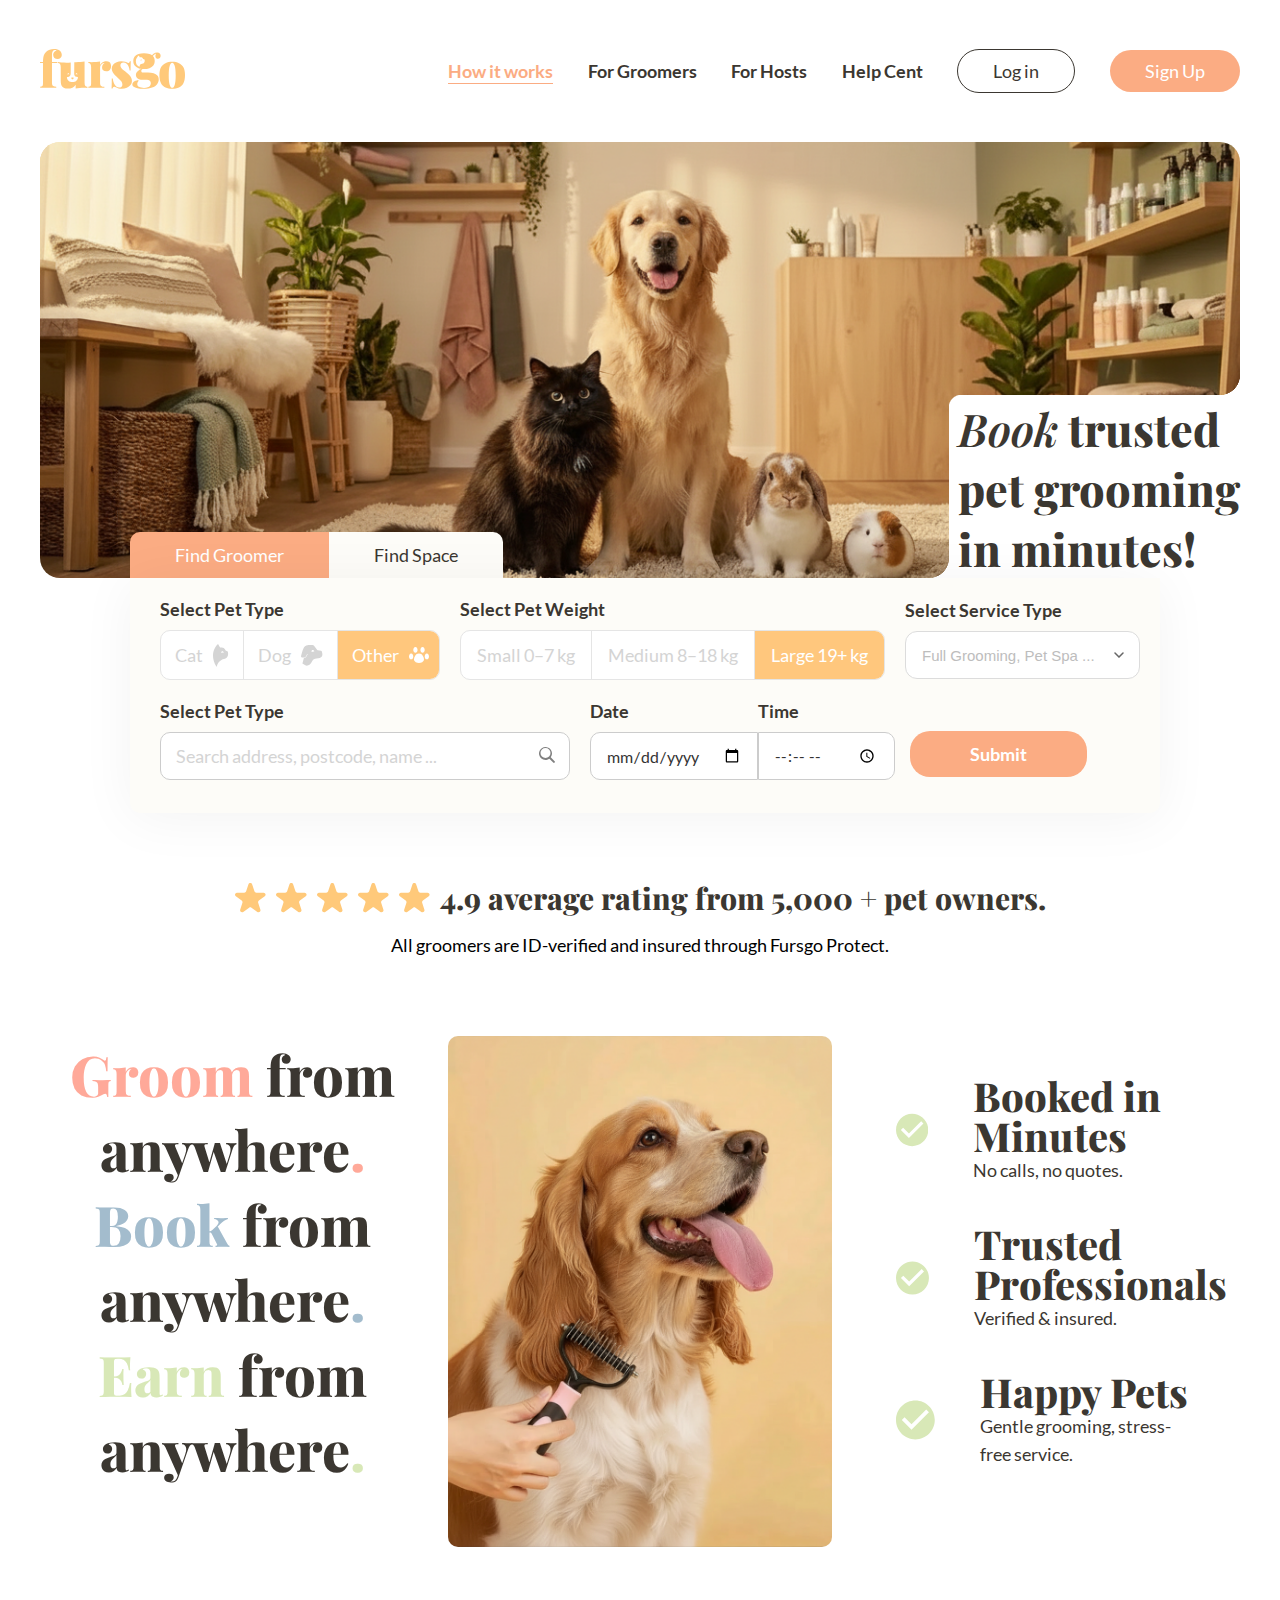
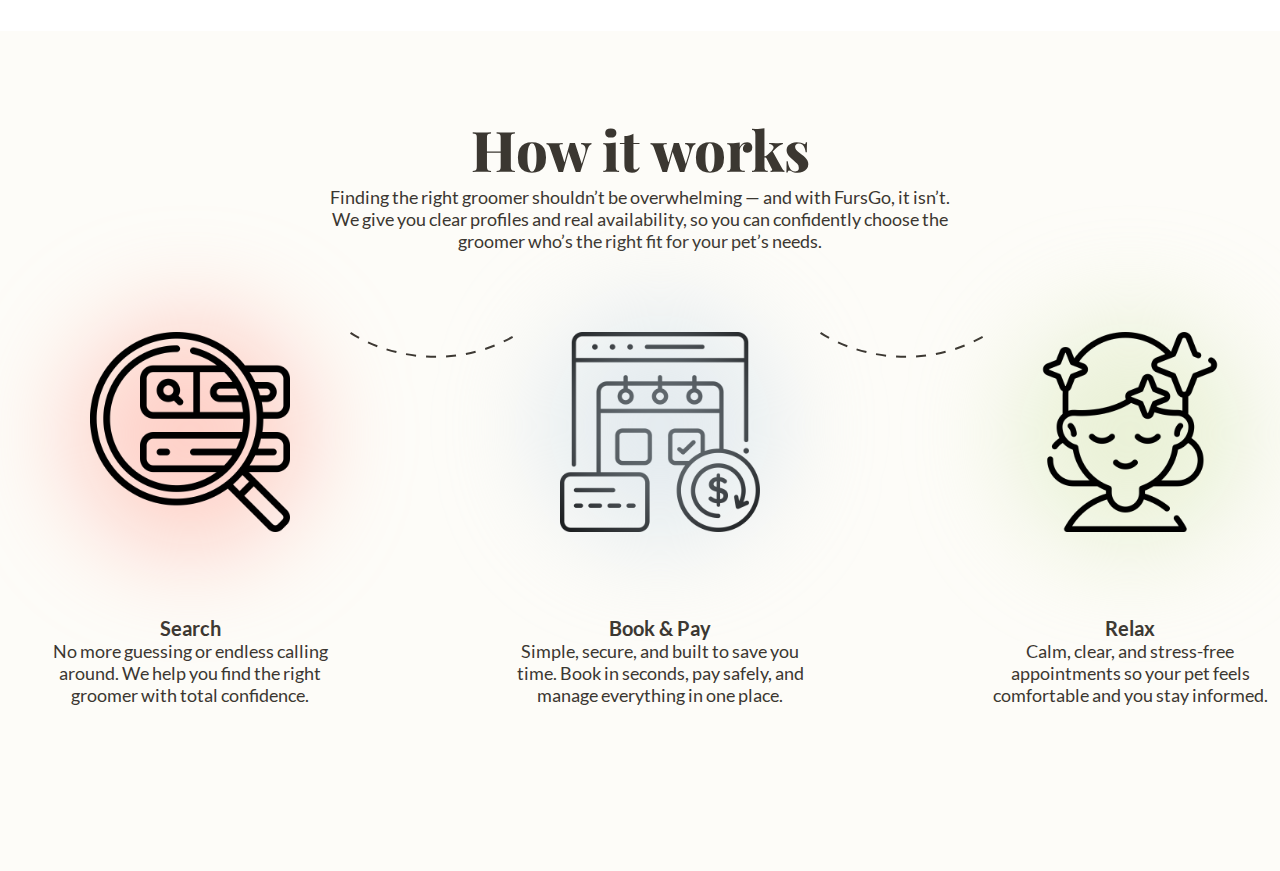
<file: index.html>
<!DOCTYPE html>
<html lang="en">

<head>
    <meta charset="UTF-8">
    <meta name="viewport" content="width=device-width, initial-scale=1.0">
    <title>Fursgo</title>
    <link rel="stylesheet" href="assets/css/custom.css">
    <link rel="stylesheet" href="assets/css/bootstrap.css">
    <style>
        .datetime-wrapper {
            display: flex;
            align-items: center;
            width: 300px;
        }

        .datetime-wrapper input {
            flex: 1;
            padding: 10px 15px;
            height: 48px;
            border: 1px solid #ccc;
            font-size: 16px;
            outline: none;
            font-family: "Lato";
            box-sizing: border-box;
            color: #333;
        }

        .datetime-wrapper .date-input input {
            border-top-left-radius: 10px;
            border-bottom-left-radius: 10px;
        }

        .datetime-wrapper .time-input input {
            border-top-right-radius: 10px;
            border-bottom-right-radius: 10px;
        }

        .datetime-wrapper input:focus {
            border-color: #007bff;
            /* focus color */
            box-shadow: 0 0 5px rgba(0, 123, 255, 0.3);
        }

        .date-time-input {
            display: flex;
            align-items: center;
        }

        .submit-button {
            margin-top: 3%;
            height: 48px;
        }

        button.form-submit-button {
            padding: 12px 60px 12px 60px;
            border-radius: 20px;
            border: none;
            background: #FBAC83;
            color: white;
            text-align: center;
            font-family: "Lato";
            font-size: 18px;
            font-style: normal;
            font-weight: 700;
            line-height: normal;
            cursor: pointer;
        }
    </style>
</head>

<body>
    <!-- header starts -->
    <header>
        <nav class="navbar">
            <div class="container">
                <div class="row align-items-center">
                    <div class="col-lg-4">
                        <svg xmlns="http://www.w3.org/2000/svg" width="145" height="40" viewBox="0 0 145 40"
                            fill="none">
                            <path
                                d="M132.206 12.7941C134.795 12.7941 137.035 13.2385 138.927 14.1273C140.852 14.9832 142.345 16.3987 143.407 18.3738C144.469 20.349 145 22.9989 145 26.3237C145 29.6485 144.469 32.2985 143.407 34.2736C142.345 36.2487 140.852 37.6642 138.927 38.5201C137.035 39.376 134.795 39.8039 132.206 39.8039C129.651 39.8039 127.41 39.376 125.485 38.5201C123.561 37.6642 122.067 36.2487 121.005 34.2736C119.943 32.2985 119.412 29.6485 119.412 26.3237C119.412 22.9989 119.943 20.349 121.005 18.3738C122.067 16.3987 123.561 14.9832 125.485 14.1273C127.41 13.2385 129.651 12.7941 132.206 12.7941ZM132.206 13.7817C131.21 13.7817 130.381 14.7692 129.717 16.7444C129.053 18.7195 128.721 21.9126 128.721 26.3237C128.721 30.7348 129.053 33.9279 129.717 35.9031C130.381 37.8453 131.21 38.8164 132.206 38.8164C133.202 38.8164 134.031 37.8453 134.695 35.9031C135.359 33.9279 135.691 30.7348 135.691 26.3237C135.691 21.9126 135.359 18.7195 134.695 16.7444C134.031 14.7692 133.202 13.7817 132.206 13.7817Z"
                                fill="#FFC97A" />
                            <path
                                d="M81.26 12.3203C82.7431 12.3203 84.0409 12.4877 85.1532 12.8227C86.2992 13.1242 87.125 13.4089 87.6306 13.6769C88.8104 14.3803 89.5351 13.9448 89.8047 12.3705H90.816C90.7485 13.3419 90.698 14.531 90.6643 15.9378C90.6306 17.3112 90.6137 19.1367 90.6137 21.4145H89.6025C89.4677 20.1751 89.1643 18.9525 88.6924 17.7466C88.2542 16.5408 87.5969 15.5359 86.7206 14.732C85.8779 13.9281 84.7656 13.5261 83.3836 13.5261C82.5409 13.5261 81.833 13.7773 81.26 14.2798C80.687 14.7822 80.4005 15.4689 80.4005 16.3398C80.4005 17.3447 80.7039 18.2491 81.3106 19.053C81.9173 19.8234 82.6926 20.5771 83.6364 21.314C84.5802 22.0174 85.524 22.7711 86.4678 23.575C87.5127 24.4124 88.4396 25.2331 89.2486 26.037C90.0576 26.8409 90.698 27.7285 91.1699 28.6999C91.6755 29.6378 91.9283 30.7599 91.9283 32.0663C91.9283 33.5736 91.4564 34.9135 90.5126 36.0858C89.6025 37.2582 88.3722 38.1793 86.8217 38.8493C85.3049 39.4857 83.6027 39.8039 81.7151 39.8039C80.5353 39.8039 79.5073 39.6699 78.6309 39.402C77.7545 39.1675 77.0467 38.8828 76.5074 38.5478C75.968 38.2798 75.4961 38.0789 75.0917 37.9449C74.7209 37.7774 74.3501 37.6937 73.9793 37.6937C73.6423 37.6937 73.3558 37.8779 73.1198 38.2463C72.8839 38.5813 72.6985 38.9833 72.5636 39.4522H71.5524C71.6198 38.3803 71.6704 37.074 71.7041 35.5331C71.7378 33.9923 71.7547 31.9491 71.7547 29.4033H72.7659C72.9681 31.1786 73.3557 32.753 73.9288 34.1263C74.5355 35.4997 75.2939 36.5883 76.204 37.3922C77.1478 38.1626 78.2264 38.5478 79.4399 38.5478C79.9792 38.5478 80.4679 38.4473 80.9061 38.2463C81.3443 38.0454 81.6982 37.7439 81.9679 37.3419C82.2375 36.94 82.3724 36.4208 82.3724 35.7844C82.3724 34.3105 81.9173 33.0712 81.0072 32.0663C80.1308 31.0614 79.0185 29.956 77.6702 28.7502C76.659 27.8123 75.6984 26.9079 74.7883 26.037C73.9119 25.1326 73.1872 24.1612 72.6142 23.1228C72.0412 22.0509 71.7547 20.8618 71.7547 19.5554C71.7547 18.0481 72.1929 16.7585 73.0692 15.6866C73.9793 14.6147 75.1591 13.7941 76.6085 13.2247C78.0579 12.6217 79.6084 12.3203 81.26 12.3203Z"
                                fill="#FFC97A" />
                            <path
                                d="M66.4997 12.3203C67.6942 12.3203 68.6232 12.5858 69.2868 13.1168C69.9504 13.6147 70.415 14.2619 70.6804 15.0585C70.9459 15.8219 71.0786 16.5853 71.0786 17.3486C71.0786 18.8422 70.6472 20.0371 69.7845 20.9332C68.955 21.7962 67.8601 22.2277 66.4997 22.2277C65.0398 22.2277 63.9282 21.8958 63.1651 21.232C62.4351 20.5681 62.0701 19.7052 62.0701 18.6431C62.0701 17.5146 62.3024 16.5853 62.7669 15.8551C63.2646 15.1249 63.8784 14.5108 64.6084 14.013C64.0112 14.013 63.4803 14.1291 63.0157 14.3615C62.6176 14.5274 62.236 14.7598 61.871 15.0585C61.506 15.3572 61.1908 15.7057 60.9254 16.104C60.6599 16.4691 60.4443 16.884 60.2784 17.3486C60.1456 17.8133 60.0793 18.2946 60.0793 18.7924V33.7282C60.0793 35.3214 60.4111 36.4001 61.0747 36.9643C61.7383 37.5286 62.8333 37.8107 64.3596 37.8107V38.8562C63.5964 38.823 62.4517 38.7898 60.9254 38.7566C59.4323 38.6903 57.8894 38.6571 56.2967 38.6571C54.8036 38.6571 53.2939 38.6903 51.7676 38.7566C50.2413 38.7898 49.0966 38.823 48.3334 38.8562V37.8107C49.362 37.8107 50.0754 37.5618 50.4736 37.0639C50.9049 36.566 51.1206 35.6201 51.1206 34.2261V18.4439C51.1206 16.9504 50.9215 15.8551 50.5233 15.1581C50.1252 14.4279 49.3952 14.0628 48.3334 14.0628V13.0173C49.3952 13.1168 50.4238 13.1666 51.4192 13.1666C53.0782 13.1666 54.6211 13.1168 56.0479 13.0173C57.5078 12.8845 58.8516 12.7019 60.0793 12.4696V16.0542C60.5106 15.1912 61.0415 14.4942 61.6719 13.9632C62.3024 13.399 63.0158 12.9841 63.8121 12.7185C64.6416 12.453 65.5375 12.3203 66.4997 12.3203Z"
                                fill="#FFC97A" />
                            <path
                                d="M13.9663 0C15.2964 0 16.4437 0.165628 17.408 0.496885C18.3724 0.82814 19.2203 1.27533 19.9519 1.83847C20.4174 2.20285 20.8331 2.74942 21.1989 3.47818C21.5979 4.17381 21.7974 5.00195 21.7974 5.96259C21.7974 6.98948 21.415 7.917 20.6502 8.74514C19.8854 9.57327 18.8878 9.98734 17.6574 9.98734C16.294 9.98734 15.1967 9.62296 14.3654 8.8942C13.5673 8.16544 13.1682 7.15511 13.1682 5.86322C13.1682 4.90258 13.4509 4.02475 14.0162 3.22974C14.5815 2.4016 15.4461 1.80534 16.6099 1.44096C16.5102 1.30846 16.3439 1.20908 16.1111 1.14283C15.9116 1.04345 15.629 0.993767 15.2632 0.993767C14.6979 0.993767 14.2323 1.07658 13.8666 1.24221C13.5008 1.40784 13.1849 1.63971 12.9188 1.93784C12.6196 2.30222 12.3868 2.81567 12.2205 3.47818C12.0543 4.14069 11.9711 5.13445 11.9711 6.45948V13.1177H17.3083V14.1115H11.9711V33.7383C11.9711 35.3615 12.3535 36.4546 13.1184 37.0178C13.8832 37.5478 14.9307 37.8128 16.2608 37.8128V38.8562C15.3297 38.8231 14.0328 38.79 12.3702 38.7568C10.7075 38.6906 8.94509 38.6575 7.08292 38.6575C5.75279 38.6575 4.43929 38.6906 3.14242 38.7568C1.84555 38.79 0.864582 38.8231 0.199519 38.8562V37.8128C1.23037 37.8128 1.94531 37.5643 2.34435 37.0674C2.77664 36.5706 2.99278 35.6265 2.99278 34.2352V14.1115H0V13.1177H2.99278C2.99278 11.1633 3.10917 9.54015 3.34194 8.24825C3.57471 6.95636 3.9405 5.86322 4.43929 4.96883C4.97134 4.04131 5.66966 3.21318 6.53424 2.48441C7.29906 1.8219 8.34654 1.24221 9.67666 0.745326C11.0068 0.248442 12.4367 0 13.9663 0Z"
                                fill="#FFC97A" />
                            <path
                                d="M33.6439 29.0632C33.6439 28.5398 33.1934 28.4314 32.5107 28.4314C31.828 28.4314 31.2746 28.5398 31.2746 29.0632C31.2746 29.5866 31.828 30.3268 32.5107 30.3268C33.1934 30.3268 33.6439 29.5866 33.6439 29.0632Z"
                                fill="#FFC97A" />
                            <path
                                d="M44.5664 33.4698C44.5664 34.9637 44.7648 36.0763 45.1611 36.8067C45.5906 37.5036 46.3171 37.8525 47.3408 37.8526V38.8985C46.3169 38.7989 45.2925 38.7491 44.2686 38.7491C42.6171 38.7491 41.0805 38.7989 39.6602 38.8985C38.2399 38.9981 36.9016 39.1808 35.6465 39.4464V35.8604C34.8537 37.1883 33.7801 38.1515 32.4258 38.7491C31.1046 39.3134 29.5521 39.5957 27.7686 39.5958C26.2493 39.5958 25.0432 39.3963 24.1514 38.9981C23.2926 38.633 22.6314 38.1679 22.169 37.6036C21.6735 37.006 21.3104 36.2088 21.0791 35.213C20.8479 34.2171 20.7315 32.8726 20.7315 31.1798V18.4805C20.7315 16.9869 20.5339 15.8907 20.1377 15.1934C19.7413 14.4631 19.014 14.0978 17.957 14.0977V13.0518C20.5231 13.4177 26.3254 13.9395 30.7471 13.4092L30.669 24.7432C30.6689 24.7725 30.66 26.4722 29.627 27.3477C28.8462 28.0094 26.9402 28.1797 26.918 28.1817C26.9181 31.1739 29.3907 33.079 32.4404 33.0792C35.4903 33.0791 37.9627 31.1739 37.9629 28.1817C37.9282 28.181 35.9649 28.1392 35.1504 27.3477C34.2208 26.4439 34.212 24.7723 34.2119 24.7432L34.292 13.2012H35.9444C37.596 13.2012 39.1324 13.1514 40.5527 13.0518C42.0061 12.919 43.3442 12.7364 44.5664 12.504V33.4698ZM28.377 24.1739C27.9725 24.1739 27.5431 24.3749 27.543 25.1778C27.543 25.7321 28.2496 25.1781 28.71 25.1778C29.1704 25.1778 29.21 25.7323 29.21 25.1778C29.2099 24.6235 28.8372 24.174 28.377 24.1739ZM36.5039 24.1739C36.0438 24.1742 35.671 24.6236 35.6709 25.1778C35.6709 25.7323 35.7105 25.1778 36.1709 25.1778C36.6313 25.1778 37.3379 25.7323 37.3379 25.1778C37.3378 24.3749 36.9084 24.1739 36.5039 24.1739Z"
                                fill="#FFC97A" />
                            <path
                                d="M117.203 3.54282C118.365 3.54286 119.229 3.85585 119.793 4.48227C120.358 5.10883 120.64 5.88413 120.64 6.80746C120.64 7.76388 120.374 8.50635 119.843 9.03403C119.345 9.56157 118.731 9.82501 118 9.82504C117.369 9.82504 116.788 9.61102 116.257 9.18246C115.759 8.75373 115.477 8.11025 115.41 7.25278C115.353 6.5126 115.58 5.60064 116.092 4.51645C115.148 4.90983 114.389 5.37609 113.816 5.91684C113.472 6.24131 113.156 6.62873 112.865 7.077C113.024 7.24404 113.175 7.41773 113.318 7.59946C114.247 8.75374 114.712 10.2377 114.712 12.0516C114.712 13.8654 114.247 15.3663 113.318 16.5536C112.388 17.7076 111.11 18.5652 109.483 19.1258C107.889 19.6865 106.062 19.9666 104.003 19.9666C103.534 19.9666 103.077 19.9498 102.63 19.9207C102.383 20.1079 102.126 20.3212 101.861 20.5604C101.496 20.8902 101.314 21.3684 101.314 21.995C101.314 23.0502 101.911 23.5779 103.107 23.578H107.939C110.097 23.578 111.973 23.8087 113.567 24.2704C115.194 24.7321 116.456 25.4904 117.353 26.5457C118.282 27.5681 118.747 28.9205 118.747 30.6024C118.747 32.2514 118.2 33.769 117.104 35.1541C116.041 36.5722 114.38 37.693 112.122 38.5174C109.864 39.3749 106.925 39.8036 103.306 39.8036C101.048 39.8036 99.0882 39.6224 97.4279 39.2596C95.801 38.9298 94.5393 38.4348 93.6427 37.7752C92.7464 37.1488 92.2982 36.3742 92.298 35.451C92.298 34.5276 92.7629 33.6534 93.6926 32.8289C94.6223 32.0374 96.1005 31.4108 98.1261 30.9491L98.6242 31.7401C98.0929 32.3667 97.7268 32.928 97.5275 33.4227C97.3616 33.9501 97.2785 34.4446 97.2785 34.9061C97.2785 36.1923 97.8604 37.1823 99.0226 37.8748C100.218 38.6002 101.878 38.9627 104.003 38.9627C105.497 38.9627 106.743 38.7489 107.739 38.3202C108.769 37.9244 109.532 37.3631 110.03 36.6375C110.562 35.912 110.827 35.0872 110.827 34.1639C110.827 33.2407 110.479 32.4494 109.781 31.7899C109.084 31.1303 107.672 30.8006 105.547 30.8006H102.858C101.33 30.8006 100.052 30.6025 99.0226 30.2069C97.9932 29.8111 97.2121 29.2666 96.6808 28.5741C96.1497 27.8486 95.884 27.0078 95.884 26.0516C95.884 24.5017 96.4983 23.1987 97.7267 22.1434C98.7256 21.2854 99.9565 20.506 101.416 19.8006C100.368 19.6626 99.3872 19.4402 98.4748 19.1258C96.8809 18.5652 95.6184 17.7078 94.6886 16.5536C93.7589 15.3663 93.2941 13.8654 93.2941 12.0516C93.2941 10.2378 93.759 8.75372 94.6886 7.59946C95.6184 6.41219 96.8808 5.53804 98.4748 4.97739C100.102 4.41683 101.944 4.13658 104.003 4.13657C106.062 4.13657 107.889 4.41673 109.483 4.97739C110.463 5.31528 111.317 5.76738 112.044 6.33286C112.46 5.75677 112.95 5.2552 113.517 4.82895C114.646 3.97148 115.875 3.54282 117.203 3.54282ZM98.8478 6.46078C97.3231 7.72555 95.7473 9.68375 95.8449 12.2752C96.0184 16.8802 98.8482 17.4014 99.7218 17.8182C99.391 15.4216 101.31 14.9187 102.184 14.8397C104.915 14.5235 104.911 11.8624 104.567 10.5711L103.137 9.93832C102.629 8.04141 100.649 8.0411 99.7218 8.27817L98.8478 6.46078Z"
                                fill="#FFC97A" />
                            <path
                                d="M100.537 11.2333C100.537 10.5865 100.882 10.4248 101.208 10.4248C101.579 10.4248 101.879 10.7868 101.879 11.2333C101.879 11.6799 101.847 11.2333 101.477 11.2333C101.106 11.2333 100.537 11.6799 100.537 11.2333Z"
                                fill="#FFC97A" />
                        </svg>
                    </div>
                    <div class="col-lg-8">
                        <ul class="menu-items">
                            <li><a href="#" class="active">How it works</a></li>
                            <li><a href="#">For Groomers</a></li>
                            <li><a href="#">For Hosts</a></li>
                            <li><a href="#">Help Cent</a></li>
                            <li><button class="login-btn">Log in</button></li>
                            <li><button class="signup-btn active">Sign Up</button></li>
                        </ul>
                    </div>
                </div>
            </div>
        </nav>
    </header>
    <!-- header ends -->

    <!-- hero section -->
    <section>

        <div class="container">
            <div class="row align-items-center">
                <div class="col-lg-12">
                    <div class="hero-section">
                        <div class="inverted-radius">
                            <img src="assets/images/hero_section.png">
                        </div>
                        <div class="bottom-left">
                            <div class="find-grommer-content">
                                <div class="find-groomer active">
                                    <p>Find Groomer</p>
                                </div>
                                <div class="find-groomer-content-area">
                                    <div class="select-box-first-row">
                                        <div class="pet-type-wrapper">
                                            <p class="label">Select Pet Type</p>

                                            <div class="pet-toggle">
                                                <button class="pet-option" data-pet="cat">
                                                    <span>Cat</span>
                                                    <svg xmlns="http://www.w3.org/2000/svg" width="16" height="23"
                                                        viewBox="0 0 16 23" fill="none">
                                                        <path
                                                            d="M7.06607 3.58301C7.8265 3.48922 8.87941 3.51287 9.88638 3.85352C10.9998 4.23021 12.076 5.00399 12.6022 6.43945L14.7711 7.47949L14.818 7.64941C15.1058 8.68692 15.2774 10.2987 14.8317 11.7656C14.6072 12.5047 14.2229 13.2153 13.611 13.791C12.9973 14.3682 12.1722 14.7931 11.0944 14.9854C7.21594 15.6769 5.01487 18.9931 4.40787 20.5596C4.16903 21.2436 3.62369 22.8966 3.62369 23C-3.55897 11.9396 1.57217 3.05801 5.0358 0L7.06607 3.58301ZM9.46841 7.20898C8.89932 7.20905 8.29568 7.49145 8.29556 8.62109C8.29556 9.40123 9.29039 8.62109 9.93814 8.62109C10.5855 8.6214 10.6413 9.40108 10.6413 8.62109C10.6411 7.84111 10.1161 7.20898 9.46841 7.20898Z"
                                                            fill="#D4D4D4" />
                                                    </svg>
                                                </button>

                                                <button class="pet-option" data-pet="dog">
                                                    <span>Dog</span>
                                                    <svg xmlns="http://www.w3.org/2000/svg" width="22" height="21"
                                                        viewBox="0 0 22 21" fill="none">
                                                        <path
                                                            d="M11.4592 0C12.0763 -1.81872e-05 12.6594 0.284475 13.0383 0.771484L16.2531 4.90625C16.4122 5.1107 16.6451 5.24555 16.9016 5.28223L19.9856 5.72266C20.3435 5.77379 20.646 6.01307 20.759 6.35645C21.0768 7.32331 21.6368 9.33324 21.2541 10.5C20.7993 11.8862 20.0695 12.5798 18.7541 12.9189C16.5012 13.4996 14.6389 12.8358 12.4377 14.5137C11.758 15.0318 11.2942 15.7094 10.9895 16.4668C9.95231 19.0452 6.72483 21.7058 4.32932 20.2969L1.40646 18.5781L2.88596 12.9932C3.03734 12.9827 3.18545 12.9709 3.32639 12.9531C3.72903 12.9023 4.11589 12.815 4.36935 12.6543C4.5727 12.5253 4.78067 12.3019 4.97775 12.0498C5.17867 11.7928 5.3839 11.4855 5.57834 11.168C5.96741 10.5326 6.32411 9.84071 6.53439 9.39648C6.59333 9.27178 6.53985 9.1226 6.41525 9.06348C6.29076 9.00482 6.14244 9.05746 6.08322 9.18164C5.87884 9.61345 5.53038 10.2892 5.15256 10.9062C4.96359 11.2149 4.76927 11.5055 4.5842 11.7422C4.39523 11.9839 4.23009 12.1511 4.10178 12.2324C3.94892 12.3293 3.65905 12.4071 3.26389 12.457C2.87952 12.5055 2.43081 12.5234 1.98947 12.5225C1.58423 12.5216 1.18935 12.5013 0.862518 12.4795C0.852878 12.4768 0.842809 12.4744 0.833221 12.4717C0.259699 12.3089 -0.117574 11.6851 0.0334167 11.1084C1.50838 5.48346 2.34844 2.92212 3.76584 1.50488C5.26577 0.00544894 8.2594 1.93192e-05 8.28146 0H11.4592ZM11.8508 5.01758C11.2139 5.01758 10.5383 5.33425 10.5383 6.59863C10.5386 7.47085 11.6506 6.59869 12.3752 6.59863C13.0999 6.59863 13.1623 7.47088 13.1623 6.59863C13.1623 5.72593 12.5754 5.01786 11.8508 5.01758Z"
                                                            fill="#D4D4D4" />
                                                    </svg>
                                                </button>

                                                <button class="pet-option highlight" data-pet="other">
                                                    <span>Other</span>
                                                    <svg xmlns="http://www.w3.org/2000/svg" width="20" height="16"
                                                        viewBox="0 0 20 16" fill="none">
                                                        <path fill-rule="evenodd" clip-rule="evenodd"
                                                            d="M6.42074 0C5.71446 0 5.16085 0.437285 4.81841 0.961736C4.47169 1.49055 4.28049 2.18061 4.28049 2.90555C4.28049 3.63048 4.47169 4.32055 4.81841 4.84936C5.16085 5.37236 5.71446 5.8111 6.42074 5.8111C7.12702 5.8111 7.68063 5.37381 8.02307 4.84936C8.36979 4.32055 8.56099 3.63048 8.56099 2.90555C8.56099 2.18061 8.36979 1.49055 8.02307 0.961736C7.68063 0.438738 7.12702 0 6.42074 0ZM13.5549 0C12.8486 0 12.295 0.437285 11.9526 0.961736C11.6058 1.49055 11.4147 2.18061 11.4147 2.90555C11.4147 3.63048 11.6058 4.32055 11.9526 4.84936C12.295 5.37236 12.8486 5.8111 13.5549 5.8111C14.2612 5.8111 14.8148 5.37381 15.1572 4.84936C15.504 4.32055 15.6951 3.63048 15.6951 2.90555C15.6951 2.18061 15.504 1.49055 15.1572 0.961736C14.8148 0.438738 14.2612 0 13.5549 0ZM2.14025 6.53748C1.43397 6.53748 0.880355 6.97477 0.537915 7.49922C0.191195 8.02803 0 8.7181 0 9.44303C0 10.168 0.191195 10.858 0.537915 11.3868C0.880355 11.9098 1.43397 12.3486 2.14025 12.3486C2.84653 12.3486 3.40014 11.9113 3.74258 11.3868C4.0893 10.858 4.28049 10.168 4.28049 9.44303C4.28049 8.7181 4.0893 8.02803 3.74258 7.49922C3.40014 6.97622 2.84653 6.53748 2.14025 6.53748ZM9.98782 6.53748C8.27562 6.53748 7.00717 7.47307 6.19673 8.63383C5.39628 9.77717 4.99391 11.1965 4.99391 12.3486C4.99391 13.6909 5.7858 14.6251 6.75747 15.1844C7.71345 15.7364 8.91199 15.9805 9.98782 15.9805C11.0637 15.9805 12.2622 15.7379 13.2182 15.1844C14.1884 14.6236 14.9817 13.6909 14.9817 12.3486C14.9817 11.1965 14.5794 9.77717 13.7789 8.63383C12.9699 7.47162 11.7014 6.53748 9.98782 6.53748ZM17.8354 6.53748C17.1291 6.53748 16.5755 6.97477 16.2331 7.49922C15.8863 8.02803 15.6951 8.7181 15.6951 9.44303C15.6951 10.168 15.8863 10.858 16.2331 11.3868C16.5755 11.9098 17.1291 12.3486 17.8354 12.3486C18.5417 12.3486 19.0953 11.9113 19.4377 11.3868C19.7844 10.858 19.9756 10.168 19.9756 9.44303C19.9756 8.7181 19.7844 8.02803 19.4377 7.49922C19.0953 6.97622 18.5417 6.53748 17.8354 6.53748Z"
                                                            fill="white" />
                                                    </svg>
                                                </button>
                                            </div>
                                        </div>
                                        <div class="pet-weight-wrapper">
                                            <p class="label">Select Pet Weight</p>

                                            <div class="weight-toggle">
                                                <button class="weight-option" data-weight="small">
                                                    <span>Small 0–7 kg</span>
                                                </button>

                                                <button class="weight-option medium" data-weight="medium">
                                                    <span>Medium 8–18 kg</span>
                                                </button>

                                                <button class="weight-option large active" data-weight="large">
                                                    <span>Large 19+ kg</span>
                                                </button>
                                            </div>
                                        </div>
                                        <div class="service-select-wrapper">
                                            <p class="label">Select Service Type</p>

                                            <div class="select-container">
                                                <select id="serviceType" class="service-select">
                                                    <option value="" disabled selected hidden>
                                                        Full Grooming, Pet Spa ...
                                                    </option>
                                                    <option value="full-grooming">Full Grooming</option>
                                                    <option value="pet-spa">Pet Spa</option>
                                                    <option value="basic-wash">Basic Wash</option>
                                                </select>
                                            </div>
                                        </div>

                                    </div>
                                    <div class="select-box-second-row">
                                        <div class="search-box">
                                            <p class="label">Select Pet Type</p>

                                            <input type="text" placeholder="Search address, postcode, name ...">
                                            <svg class="search-icon" xmlns="http://www.w3.org/2000/svg" width="16"
                                                height="16" fill="gray" viewBox="0 0 16 16">
                                                <path
                                                    d="M11.742 10.344a6.5 6.5 0 1 0-1.397 1.398h-.001l3.85 3.85a1 1 0 0 0 1.415-1.414l-3.85-3.85zm-5.242.656a5 5 0 1 1 0-10 5 5 0 0 1 0 10z" />
                                            </svg>
                                        </div>
                                        <div class="datetime-wrapper">

                                            <div class="date-input">
                                                <p class="label">Date</p>
                                                <input type="date" class="date-input">
                                            </div>
                                            <div class="time-input">
                                                <p class="label">Time</p>
                                                <input type="time" class="time-input">
                                            </div>

                                        </div>

                                        <div class="submit-button">
                                            <button type="submit" class="form-submit-button">Submit</button>
                                        </div>

                                    </div>
                                </div>
                            </div>
                            <div class="find-space-content">
                                <div class="find-space">
                                    <p>Find Space</p>
                                </div>
                            </div>
                        </div>
                        <div class="bottom-right">
                            <p class="hero-text">
                                <span class="book-text">Book</span> trusted <br>
                                pet grooming <br>
                                in minutes!
                            </p>
                        </div>
                    </div>
                </div>
            </div>
        </div>
    </section>
    <!-- rating section -->
    <section class="rating-section section">
        <div class="container">
            <div class="row align-items-center">
                <div class="col-lg-12">
                    <div class="rating-text">
                        <svg xmlns="http://www.w3.org/2000/svg" width="31" height="30" viewBox="0 0 31 30" fill="none">
                            <path
                                d="M13.3944 1.38199C13.9931 -0.460633 16.5999 -0.460628 17.1986 1.38199L19.4385 8.27576C19.7063 9.0998 20.4742 9.65772 21.3407 9.65772H28.5892C30.5266 9.65772 31.3322 12.137 29.7647 13.2758L23.9006 17.5363C23.1996 18.0456 22.9063 18.9484 23.174 19.7724L25.4139 26.6662C26.0126 28.5088 23.9037 30.041 22.3363 28.9022L16.4721 24.6417C15.7711 24.1324 14.8219 24.1324 14.1209 24.6417L8.25675 28.9022C6.68932 30.041 4.58036 28.5088 5.17907 26.6662L7.41899 19.7724C7.68674 18.9484 7.39342 18.0456 6.69244 17.5363L0.828256 13.2758C-0.739171 12.1369 0.0663853 9.65772 2.00383 9.65772H9.25236C10.1188 9.65772 10.8867 9.0998 11.1545 8.27575L13.3944 1.38199Z"
                                fill="#FFC97A" />
                        </svg>
                        <svg xmlns="http://www.w3.org/2000/svg" width="31" height="30" viewBox="0 0 31 30" fill="none">
                            <path
                                d="M13.3944 1.38199C13.9931 -0.460633 16.5999 -0.460628 17.1986 1.38199L19.4385 8.27576C19.7063 9.0998 20.4742 9.65772 21.3407 9.65772H28.5892C30.5266 9.65772 31.3322 12.137 29.7647 13.2758L23.9006 17.5363C23.1996 18.0456 22.9063 18.9484 23.174 19.7724L25.4139 26.6662C26.0126 28.5088 23.9037 30.041 22.3363 28.9022L16.4721 24.6417C15.7711 24.1324 14.8219 24.1324 14.1209 24.6417L8.25675 28.9022C6.68932 30.041 4.58036 28.5088 5.17907 26.6662L7.41899 19.7724C7.68674 18.9484 7.39342 18.0456 6.69244 17.5363L0.828256 13.2758C-0.739171 12.1369 0.0663853 9.65772 2.00383 9.65772H9.25236C10.1188 9.65772 10.8867 9.0998 11.1545 8.27575L13.3944 1.38199Z"
                                fill="#FFC97A" />
                        </svg>
                        <svg xmlns="http://www.w3.org/2000/svg" width="31" height="30" viewBox="0 0 31 30" fill="none">
                            <path
                                d="M13.3944 1.38199C13.9931 -0.460633 16.5999 -0.460628 17.1986 1.38199L19.4385 8.27576C19.7063 9.0998 20.4742 9.65772 21.3407 9.65772H28.5892C30.5266 9.65772 31.3322 12.137 29.7647 13.2758L23.9006 17.5363C23.1996 18.0456 22.9063 18.9484 23.174 19.7724L25.4139 26.6662C26.0126 28.5088 23.9037 30.041 22.3363 28.9022L16.4721 24.6417C15.7711 24.1324 14.8219 24.1324 14.1209 24.6417L8.25675 28.9022C6.68932 30.041 4.58036 28.5088 5.17907 26.6662L7.41899 19.7724C7.68674 18.9484 7.39342 18.0456 6.69244 17.5363L0.828256 13.2758C-0.739171 12.1369 0.0663853 9.65772 2.00383 9.65772H9.25236C10.1188 9.65772 10.8867 9.0998 11.1545 8.27575L13.3944 1.38199Z"
                                fill="#FFC97A" />
                        </svg>
                        <svg xmlns="http://www.w3.org/2000/svg" width="31" height="30" viewBox="0 0 31 30" fill="none">
                            <path
                                d="M13.3944 1.38199C13.9931 -0.460633 16.5999 -0.460628 17.1986 1.38199L19.4385 8.27576C19.7063 9.0998 20.4742 9.65772 21.3407 9.65772H28.5892C30.5266 9.65772 31.3322 12.137 29.7647 13.2758L23.9006 17.5363C23.1996 18.0456 22.9063 18.9484 23.174 19.7724L25.4139 26.6662C26.0126 28.5088 23.9037 30.041 22.3363 28.9022L16.4721 24.6417C15.7711 24.1324 14.8219 24.1324 14.1209 24.6417L8.25675 28.9022C6.68932 30.041 4.58036 28.5088 5.17907 26.6662L7.41899 19.7724C7.68674 18.9484 7.39342 18.0456 6.69244 17.5363L0.828256 13.2758C-0.739171 12.1369 0.0663853 9.65772 2.00383 9.65772H9.25236C10.1188 9.65772 10.8867 9.0998 11.1545 8.27575L13.3944 1.38199Z"
                                fill="#FFC97A" />
                        </svg>
                        <svg xmlns="http://www.w3.org/2000/svg" width="31" height="30" viewBox="0 0 31 30" fill="none">
                            <path
                                d="M13.3944 1.38199C13.9931 -0.460633 16.5999 -0.460628 17.1986 1.38199L19.4385 8.27576C19.7063 9.0998 20.4742 9.65772 21.3407 9.65772H28.5892C30.5266 9.65772 31.3322 12.137 29.7647 13.2758L23.9006 17.5363C23.1996 18.0456 22.9063 18.9484 23.174 19.7724L25.4139 26.6662C26.0126 28.5088 23.9037 30.041 22.3363 28.9022L16.4721 24.6417C15.7711 24.1324 14.8219 24.1324 14.1209 24.6417L8.25675 28.9022C6.68932 30.041 4.58036 28.5088 5.17907 26.6662L7.41899 19.7724C7.68674 18.9484 7.39342 18.0456 6.69244 17.5363L0.828256 13.2758C-0.739171 12.1369 0.0663853 9.65772 2.00383 9.65772H9.25236C10.1188 9.65772 10.8867 9.0998 11.1545 8.27575L13.3944 1.38199Z"
                                fill="#FFC97A" />
                        </svg>
                        <p>4.9 average rating from 5,000 + pet owners.</p>
                    </div>
                    <p class="rating-sub-text text-center pt-3">All groomers are ID-verified and insured through Fursgo
                        Protect.</p>
                </div>
            </div>
        </div>
    </section>
    <!-- rating section -->

    <section class="section">
        <div class="container">
            <div class="row d-flex">
                <div class="col-lg-4">
                    <p class="text-styling">
                        <span class="groom">Groom</span> from anywhere<span class="dot1">.</span>
                        <span class="book">Book</span> from anywhere<span class="dot2">.</span>
                        <span class="earn">Earn</span> from anywhere<span class="dot3">.</span>
                    </p>
                </div>
                <div class="col-lg-4">
                    <div class="img-fluid">
                        <img src="assets/images/dog.png" alt="" style="border-radius: 10px;">
                    </div>
                </div>
                <div class="col-lg-4 align-items-center">
                    <div class="points">
                        <div class="point">
                            <svg xmlns="http://www.w3.org/2000/svg" width="50" height="50" viewBox="0 0 50 50"
                                fill="none">
                                <path
                                    d="M25 0C11.25 0 0 11.25 0 25C0 38.75 11.25 50 25 50C38.75 50 50 38.75 50 25C50 11.25 38.75 0 25 0ZM20 37.5L7.5 25L11.025 21.475L20 30.425L38.975 11.45L42.5 15L20 37.5Z"
                                    fill="#D8E8B7" />
                            </svg>
                            <div class="text">
                                <p>Booked in Minutes</p>
                                <span>No calls, no quotes.</span>
                            </div>
                        </div>
                        <div class="point">
                            <svg xmlns="http://www.w3.org/2000/svg" width="50" height="50" viewBox="0 0 50 50"
                                fill="none">
                                <path
                                    d="M25 0C11.25 0 0 11.25 0 25C0 38.75 11.25 50 25 50C38.75 50 50 38.75 50 25C50 11.25 38.75 0 25 0ZM20 37.5L7.5 25L11.025 21.475L20 30.425L38.975 11.45L42.5 15L20 37.5Z"
                                    fill="#D8E8B7" />
                            </svg>
                            <div class="text">
                                <p>Trusted Professionals</p>
                                <span>Verified & insured.</span>
                            </div>
                        </div>
                        <div class="point">
                            <svg xmlns="http://www.w3.org/2000/svg" width="50" height="50" viewBox="0 0 50 50"
                                fill="none">
                                <path
                                    d="M25 0C11.25 0 0 11.25 0 25C0 38.75 11.25 50 25 50C38.75 50 50 38.75 50 25C50 11.25 38.75 0 25 0ZM20 37.5L7.5 25L11.025 21.475L20 30.425L38.975 11.45L42.5 15L20 37.5Z"
                                    fill="#D8E8B7" />
                            </svg>
                            <div class="text">
                                <p>Happy Pets</p>
                                <span>Gentle grooming, stress-free service.</span>
                            </div>
                        </div>
                    </div>

                </div>
            </div>
        </div>
    </section>

    <!-- How it works -->
    <section class="how-it-works section">
        <div class="container">
            <div class="row justify-content-center">

                <!-- Heading -->
                <div class="col-lg-12 text-center">
                    <p>How it works</p>
                    <span>
                        Finding the right groomer shouldn’t be overwhelming — and with FursGo, it isn’t. <br>
                        We give you clear profiles and real availability, so you can confidently choose the <br>
                        groomer who’s the right fit for your pet’s needs.
                    </span>
                </div>

                <div class="how-it-works-grid section">

                    <!-- Step 1 -->
                    <div class="how-step">
                        <div class="how-it-works-image-content-area">
                            <div class="search-image">
                                <img src="assets/images/search.png" class="how-it-works-images" alt="">
                            </div>
                            <div class="content">
                                <p>Search</p>
                                <span>
                                    No more guessing or endless calling around. We help you find the right groomer with
                                    total confidence.
                                </span>
                            </div>
                        </div>
                    </div>

                    <!-- Arrow -->
                    <div class="how-arrow">
                        <svg xmlns="http://www.w3.org/2000/svg" width="171" height="26" viewBox="0 0 171 26"
                            fill="none">
                            <path d="M0.558105 0.851562C27.4847 18.9625 98.982 44.3179 169.558 0.851562"
                                stroke="#3B3731" stroke-width="2" stroke-dasharray="10 10" />
                        </svg>
                    </div>

                    <!-- Step 2 -->
                    <div class="how-step">
                        <div class="how-it-works-image-content-area">
                            <div class="book-and-pay-content">
                                <img src="assets/images/book_and_pay.png" class="how-it-works-images" alt="">
                            </div>
                            <div class="content">
                                <p>Book & Pay</p>
                                <span>
                                    Simple, secure, and built to save you time. Book in seconds, pay safely, and manage
                                    everything in one place.
                                </span>
                            </div>
                        </div>
                    </div>

                    <!-- Arrow -->
                    <div class="how-arrow">
                        <svg xmlns="http://www.w3.org/2000/svg" width="171" height="26" viewBox="0 0 171 26"
                            fill="none">
                            <path d="M0.558105 0.851562C27.4847 18.9625 98.982 44.3179 169.558 0.851562"
                                stroke="#3B3731" stroke-width="2" stroke-dasharray="10 10" />
                        </svg>
                    </div>

                    <!-- Step 3 -->
                    <div class="how-step">
                        <div class="how-it-works-image-content-area">
                            <div class="relax-content">
                                <img src="assets/images/relax.png" class="how-it-works-images" alt="">
                            </div>
                            <div class="content">
                                <p>Relax</p>
                                <span>
                                    Calm, clear, and stress-free appointments so your pet feels comfortable and you stay
                                    informed.
                                </span>
                            </div>
                        </div>
                    </div>

                </div>

            </div>
        </div>
    </section>
    <!-- How it works -->

</body>

</html>
</file>
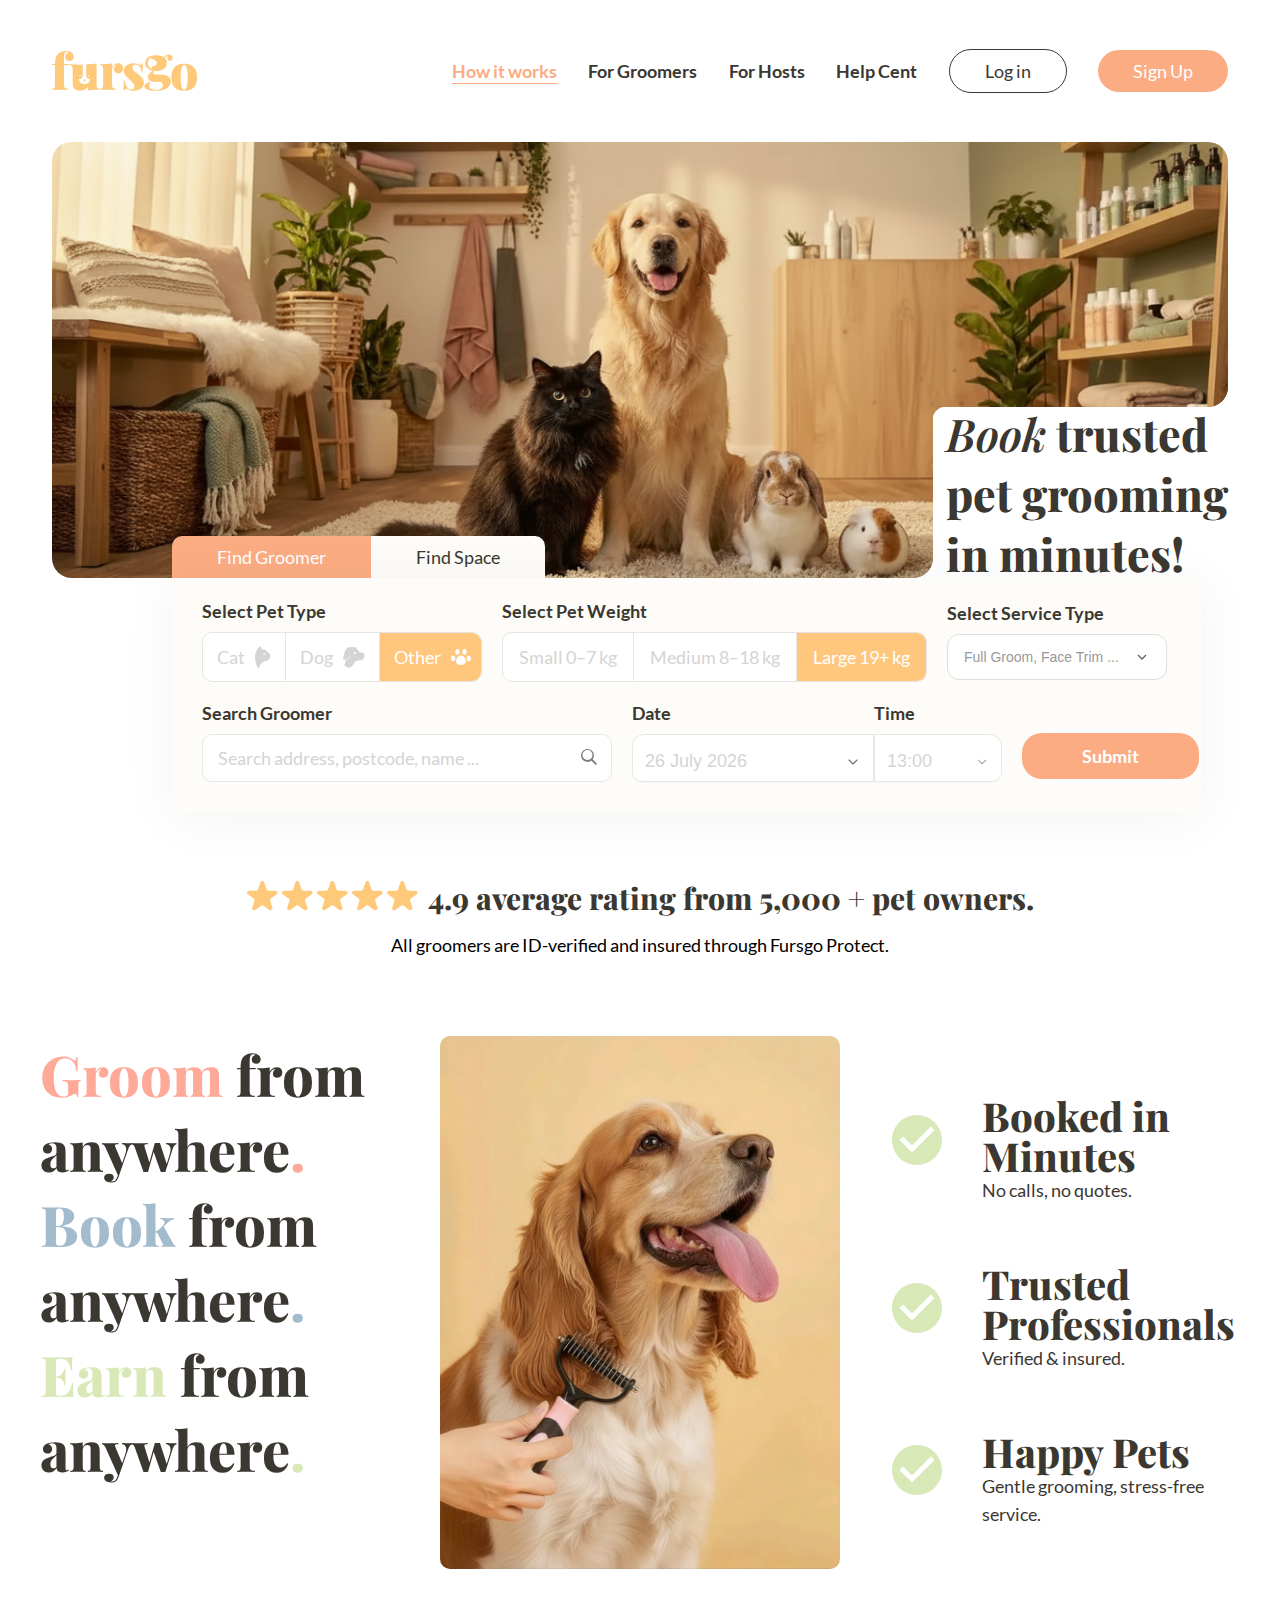
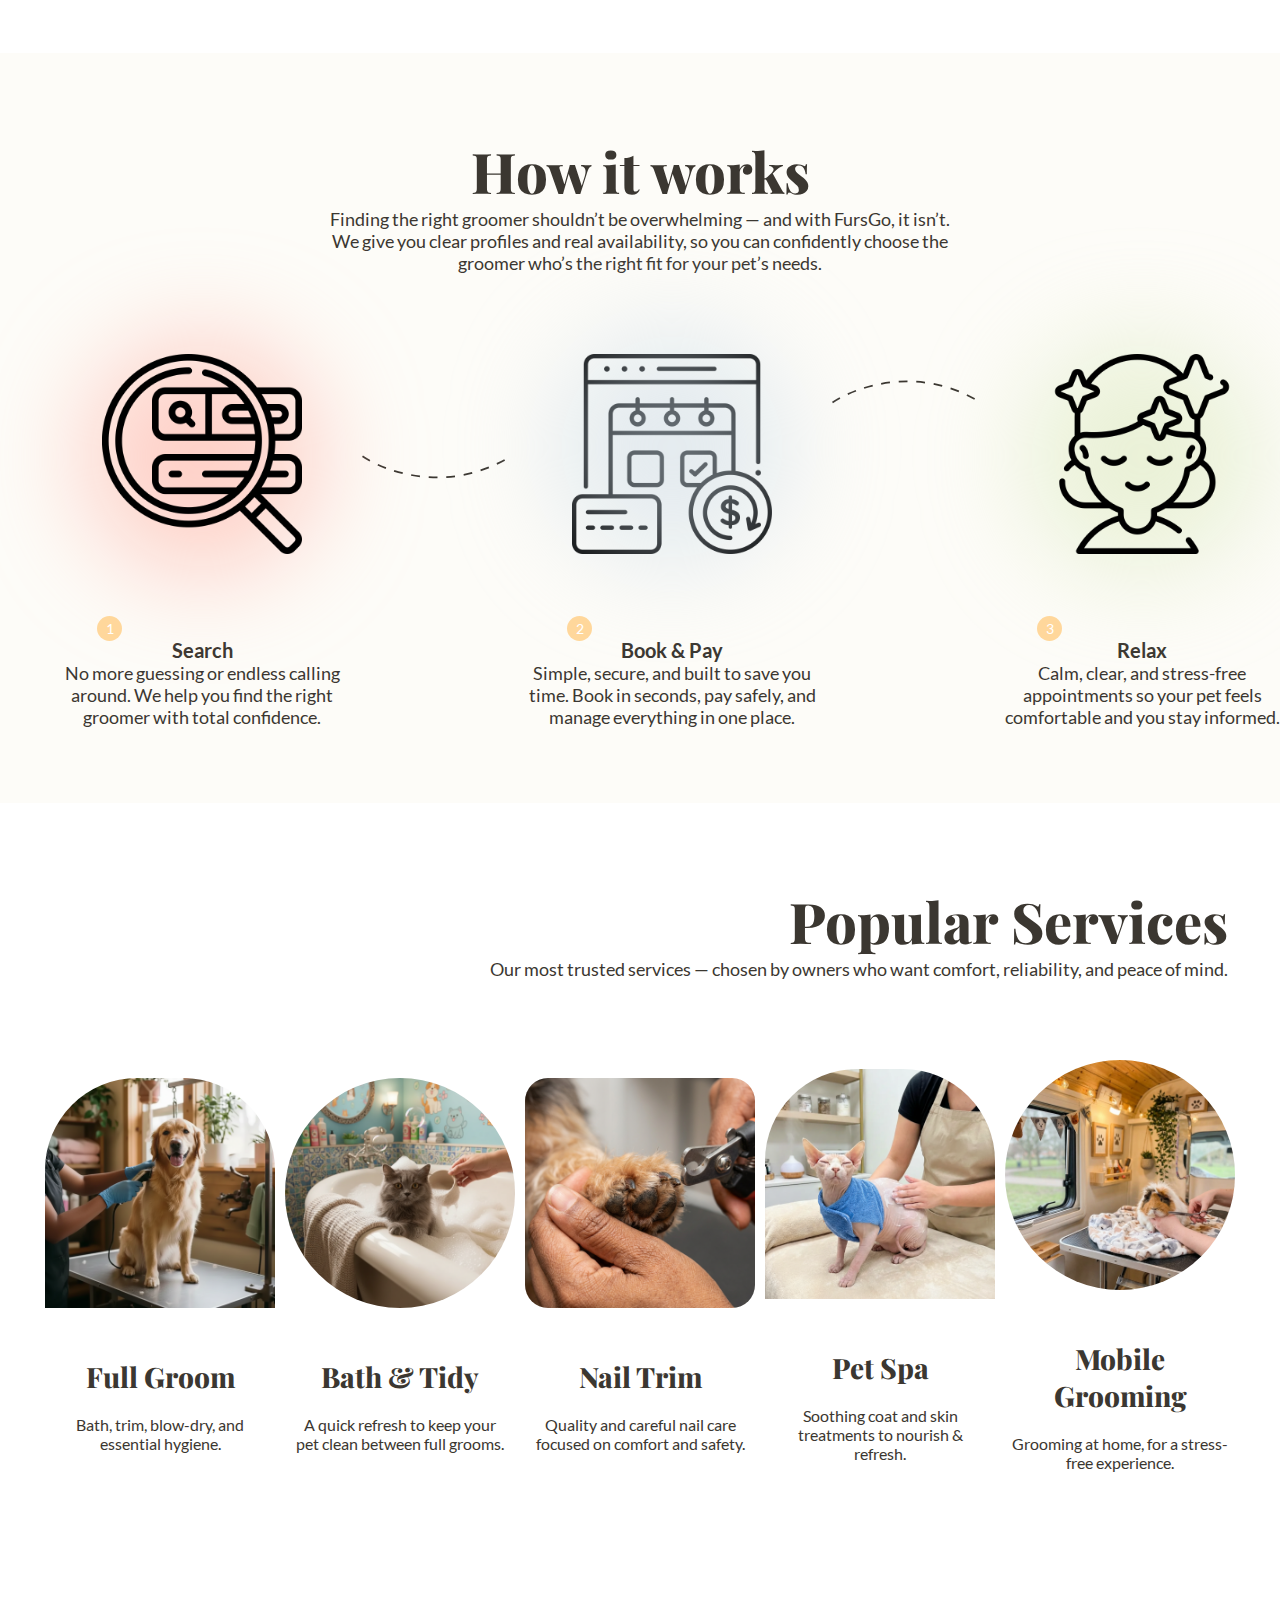
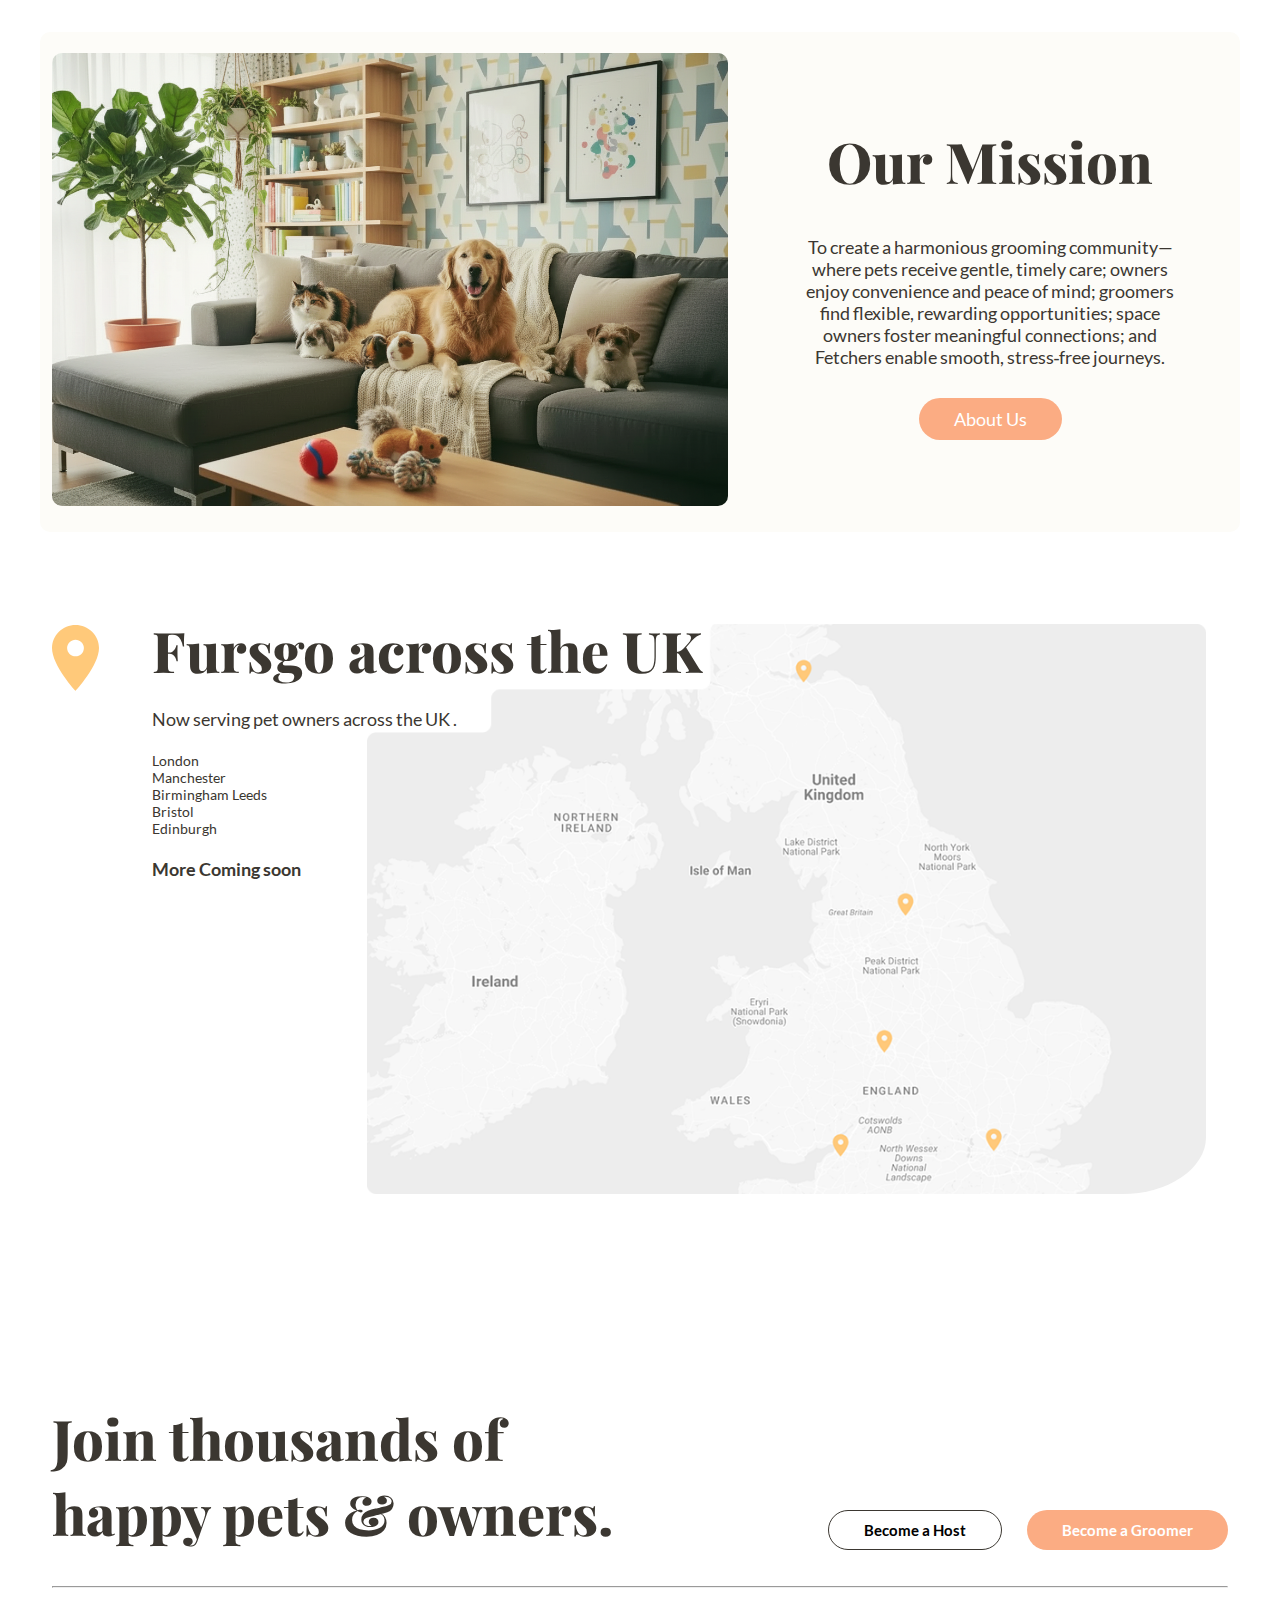
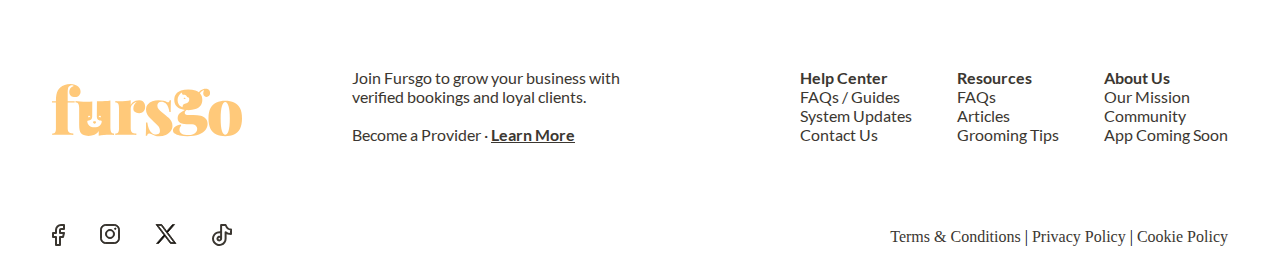
<file: responsive_work.html>
<!DOCTYPE html>
<html lang="en">

<head>
    <meta charset="UTF-8">
    <meta name="viewport" content="width=device-width, initial-scale=1.0">
    <title>Fursgo</title>
    <link rel="stylesheet" href="assets/css/responsive.css">
    <link rel="stylesheet" href="assets/css/bootstrap.css">

</head>

<body>
    <!-- header starts -->
    <header>
        <nav class="navbar">
            <div class="container">
                <div class="row align-items-center">
                    <div class="col-lg-4 ">
                        <div class="logo-toggle-button d-flex justify-content-between">
                            <svg xmlns="http://www.w3.org/2000/svg" width="145" height="40" viewBox="0 0 145 40"
                                fill="none">
                                <path
                                    d="M132.206 12.7941C134.795 12.7941 137.035 13.2385 138.927 14.1273C140.852 14.9832 142.345 16.3987 143.407 18.3738C144.469 20.349 145 22.9989 145 26.3237C145 29.6485 144.469 32.2985 143.407 34.2736C142.345 36.2487 140.852 37.6642 138.927 38.5201C137.035 39.376 134.795 39.8039 132.206 39.8039C129.651 39.8039 127.41 39.376 125.485 38.5201C123.561 37.6642 122.067 36.2487 121.005 34.2736C119.943 32.2985 119.412 29.6485 119.412 26.3237C119.412 22.9989 119.943 20.349 121.005 18.3738C122.067 16.3987 123.561 14.9832 125.485 14.1273C127.41 13.2385 129.651 12.7941 132.206 12.7941ZM132.206 13.7817C131.21 13.7817 130.381 14.7692 129.717 16.7444C129.053 18.7195 128.721 21.9126 128.721 26.3237C128.721 30.7348 129.053 33.9279 129.717 35.9031C130.381 37.8453 131.21 38.8164 132.206 38.8164C133.202 38.8164 134.031 37.8453 134.695 35.9031C135.359 33.9279 135.691 30.7348 135.691 26.3237C135.691 21.9126 135.359 18.7195 134.695 16.7444C134.031 14.7692 133.202 13.7817 132.206 13.7817Z"
                                    fill="#FFC97A" />
                                <path
                                    d="M81.26 12.3203C82.7431 12.3203 84.0409 12.4877 85.1532 12.8227C86.2992 13.1242 87.125 13.4089 87.6306 13.6769C88.8104 14.3803 89.5351 13.9448 89.8047 12.3705H90.816C90.7485 13.3419 90.698 14.531 90.6643 15.9378C90.6306 17.3112 90.6137 19.1367 90.6137 21.4145H89.6025C89.4677 20.1751 89.1643 18.9525 88.6924 17.7466C88.2542 16.5408 87.5969 15.5359 86.7206 14.732C85.8779 13.9281 84.7656 13.5261 83.3836 13.5261C82.5409 13.5261 81.833 13.7773 81.26 14.2798C80.687 14.7822 80.4005 15.4689 80.4005 16.3398C80.4005 17.3447 80.7039 18.2491 81.3106 19.053C81.9173 19.8234 82.6926 20.5771 83.6364 21.314C84.5802 22.0174 85.524 22.7711 86.4678 23.575C87.5127 24.4124 88.4396 25.2331 89.2486 26.037C90.0576 26.8409 90.698 27.7285 91.1699 28.6999C91.6755 29.6378 91.9283 30.7599 91.9283 32.0663C91.9283 33.5736 91.4564 34.9135 90.5126 36.0858C89.6025 37.2582 88.3722 38.1793 86.8217 38.8493C85.3049 39.4857 83.6027 39.8039 81.7151 39.8039C80.5353 39.8039 79.5073 39.6699 78.6309 39.402C77.7545 39.1675 77.0467 38.8828 76.5074 38.5478C75.968 38.2798 75.4961 38.0789 75.0917 37.9449C74.7209 37.7774 74.3501 37.6937 73.9793 37.6937C73.6423 37.6937 73.3558 37.8779 73.1198 38.2463C72.8839 38.5813 72.6985 38.9833 72.5636 39.4522H71.5524C71.6198 38.3803 71.6704 37.074 71.7041 35.5331C71.7378 33.9923 71.7547 31.9491 71.7547 29.4033H72.7659C72.9681 31.1786 73.3557 32.753 73.9288 34.1263C74.5355 35.4997 75.2939 36.5883 76.204 37.3922C77.1478 38.1626 78.2264 38.5478 79.4399 38.5478C79.9792 38.5478 80.4679 38.4473 80.9061 38.2463C81.3443 38.0454 81.6982 37.7439 81.9679 37.3419C82.2375 36.94 82.3724 36.4208 82.3724 35.7844C82.3724 34.3105 81.9173 33.0712 81.0072 32.0663C80.1308 31.0614 79.0185 29.956 77.6702 28.7502C76.659 27.8123 75.6984 26.9079 74.7883 26.037C73.9119 25.1326 73.1872 24.1612 72.6142 23.1228C72.0412 22.0509 71.7547 20.8618 71.7547 19.5554C71.7547 18.0481 72.1929 16.7585 73.0692 15.6866C73.9793 14.6147 75.1591 13.7941 76.6085 13.2247C78.0579 12.6217 79.6084 12.3203 81.26 12.3203Z"
                                    fill="#FFC97A" />
                                <path
                                    d="M66.4997 12.3203C67.6942 12.3203 68.6232 12.5858 69.2868 13.1168C69.9504 13.6147 70.415 14.2619 70.6804 15.0585C70.9459 15.8219 71.0786 16.5853 71.0786 17.3486C71.0786 18.8422 70.6472 20.0371 69.7845 20.9332C68.955 21.7962 67.8601 22.2277 66.4997 22.2277C65.0398 22.2277 63.9282 21.8958 63.1651 21.232C62.4351 20.5681 62.0701 19.7052 62.0701 18.6431C62.0701 17.5146 62.3024 16.5853 62.7669 15.8551C63.2646 15.1249 63.8784 14.5108 64.6084 14.013C64.0112 14.013 63.4803 14.1291 63.0157 14.3615C62.6176 14.5274 62.236 14.7598 61.871 15.0585C61.506 15.3572 61.1908 15.7057 60.9254 16.104C60.6599 16.4691 60.4443 16.884 60.2784 17.3486C60.1456 17.8133 60.0793 18.2946 60.0793 18.7924V33.7282C60.0793 35.3214 60.4111 36.4001 61.0747 36.9643C61.7383 37.5286 62.8333 37.8107 64.3596 37.8107V38.8562C63.5964 38.823 62.4517 38.7898 60.9254 38.7566C59.4323 38.6903 57.8894 38.6571 56.2967 38.6571C54.8036 38.6571 53.2939 38.6903 51.7676 38.7566C50.2413 38.7898 49.0966 38.823 48.3334 38.8562V37.8107C49.362 37.8107 50.0754 37.5618 50.4736 37.0639C50.9049 36.566 51.1206 35.6201 51.1206 34.2261V18.4439C51.1206 16.9504 50.9215 15.8551 50.5233 15.1581C50.1252 14.4279 49.3952 14.0628 48.3334 14.0628V13.0173C49.3952 13.1168 50.4238 13.1666 51.4192 13.1666C53.0782 13.1666 54.6211 13.1168 56.0479 13.0173C57.5078 12.8845 58.8516 12.7019 60.0793 12.4696V16.0542C60.5106 15.1912 61.0415 14.4942 61.6719 13.9632C62.3024 13.399 63.0158 12.9841 63.8121 12.7185C64.6416 12.453 65.5375 12.3203 66.4997 12.3203Z"
                                    fill="#FFC97A" />
                                <path
                                    d="M13.9663 0C15.2964 0 16.4437 0.165628 17.408 0.496885C18.3724 0.82814 19.2203 1.27533 19.9519 1.83847C20.4174 2.20285 20.8331 2.74942 21.1989 3.47818C21.5979 4.17381 21.7974 5.00195 21.7974 5.96259C21.7974 6.98948 21.415 7.917 20.6502 8.74514C19.8854 9.57327 18.8878 9.98734 17.6574 9.98734C16.294 9.98734 15.1967 9.62296 14.3654 8.8942C13.5673 8.16544 13.1682 7.15511 13.1682 5.86322C13.1682 4.90258 13.4509 4.02475 14.0162 3.22974C14.5815 2.4016 15.4461 1.80534 16.6099 1.44096C16.5102 1.30846 16.3439 1.20908 16.1111 1.14283C15.9116 1.04345 15.629 0.993767 15.2632 0.993767C14.6979 0.993767 14.2323 1.07658 13.8666 1.24221C13.5008 1.40784 13.1849 1.63971 12.9188 1.93784C12.6196 2.30222 12.3868 2.81567 12.2205 3.47818C12.0543 4.14069 11.9711 5.13445 11.9711 6.45948V13.1177H17.3083V14.1115H11.9711V33.7383C11.9711 35.3615 12.3535 36.4546 13.1184 37.0178C13.8832 37.5478 14.9307 37.8128 16.2608 37.8128V38.8562C15.3297 38.8231 14.0328 38.79 12.3702 38.7568C10.7075 38.6906 8.94509 38.6575 7.08292 38.6575C5.75279 38.6575 4.43929 38.6906 3.14242 38.7568C1.84555 38.79 0.864582 38.8231 0.199519 38.8562V37.8128C1.23037 37.8128 1.94531 37.5643 2.34435 37.0674C2.77664 36.5706 2.99278 35.6265 2.99278 34.2352V14.1115H0V13.1177H2.99278C2.99278 11.1633 3.10917 9.54015 3.34194 8.24825C3.57471 6.95636 3.9405 5.86322 4.43929 4.96883C4.97134 4.04131 5.66966 3.21318 6.53424 2.48441C7.29906 1.8219 8.34654 1.24221 9.67666 0.745326C11.0068 0.248442 12.4367 0 13.9663 0Z"
                                    fill="#FFC97A" />
                                <path
                                    d="M33.6439 29.0632C33.6439 28.5398 33.1934 28.4314 32.5107 28.4314C31.828 28.4314 31.2746 28.5398 31.2746 29.0632C31.2746 29.5866 31.828 30.3268 32.5107 30.3268C33.1934 30.3268 33.6439 29.5866 33.6439 29.0632Z"
                                    fill="#FFC97A" />
                                <path
                                    d="M44.5664 33.4698C44.5664 34.9637 44.7648 36.0763 45.1611 36.8067C45.5906 37.5036 46.3171 37.8525 47.3408 37.8526V38.8985C46.3169 38.7989 45.2925 38.7491 44.2686 38.7491C42.6171 38.7491 41.0805 38.7989 39.6602 38.8985C38.2399 38.9981 36.9016 39.1808 35.6465 39.4464V35.8604C34.8537 37.1883 33.7801 38.1515 32.4258 38.7491C31.1046 39.3134 29.5521 39.5957 27.7686 39.5958C26.2493 39.5958 25.0432 39.3963 24.1514 38.9981C23.2926 38.633 22.6314 38.1679 22.169 37.6036C21.6735 37.006 21.3104 36.2088 21.0791 35.213C20.8479 34.2171 20.7315 32.8726 20.7315 31.1798V18.4805C20.7315 16.9869 20.5339 15.8907 20.1377 15.1934C19.7413 14.4631 19.014 14.0978 17.957 14.0977V13.0518C20.5231 13.4177 26.3254 13.9395 30.7471 13.4092L30.669 24.7432C30.6689 24.7725 30.66 26.4722 29.627 27.3477C28.8462 28.0094 26.9402 28.1797 26.918 28.1817C26.9181 31.1739 29.3907 33.079 32.4404 33.0792C35.4903 33.0791 37.9627 31.1739 37.9629 28.1817C37.9282 28.181 35.9649 28.1392 35.1504 27.3477C34.2208 26.4439 34.212 24.7723 34.2119 24.7432L34.292 13.2012H35.9444C37.596 13.2012 39.1324 13.1514 40.5527 13.0518C42.0061 12.919 43.3442 12.7364 44.5664 12.504V33.4698ZM28.377 24.1739C27.9725 24.1739 27.5431 24.3749 27.543 25.1778C27.543 25.7321 28.2496 25.1781 28.71 25.1778C29.1704 25.1778 29.21 25.7323 29.21 25.1778C29.2099 24.6235 28.8372 24.174 28.377 24.1739ZM36.5039 24.1739C36.0438 24.1742 35.671 24.6236 35.6709 25.1778C35.6709 25.7323 35.7105 25.1778 36.1709 25.1778C36.6313 25.1778 37.3379 25.7323 37.3379 25.1778C37.3378 24.3749 36.9084 24.1739 36.5039 24.1739Z"
                                    fill="#FFC97A" />
                                <path
                                    d="M117.203 3.54282C118.365 3.54286 119.229 3.85585 119.793 4.48227C120.358 5.10883 120.64 5.88413 120.64 6.80746C120.64 7.76388 120.374 8.50635 119.843 9.03403C119.345 9.56157 118.731 9.82501 118 9.82504C117.369 9.82504 116.788 9.61102 116.257 9.18246C115.759 8.75373 115.477 8.11025 115.41 7.25278C115.353 6.5126 115.58 5.60064 116.092 4.51645C115.148 4.90983 114.389 5.37609 113.816 5.91684C113.472 6.24131 113.156 6.62873 112.865 7.077C113.024 7.24404 113.175 7.41773 113.318 7.59946C114.247 8.75374 114.712 10.2377 114.712 12.0516C114.712 13.8654 114.247 15.3663 113.318 16.5536C112.388 17.7076 111.11 18.5652 109.483 19.1258C107.889 19.6865 106.062 19.9666 104.003 19.9666C103.534 19.9666 103.077 19.9498 102.63 19.9207C102.383 20.1079 102.126 20.3212 101.861 20.5604C101.496 20.8902 101.314 21.3684 101.314 21.995C101.314 23.0502 101.911 23.5779 103.107 23.578H107.939C110.097 23.578 111.973 23.8087 113.567 24.2704C115.194 24.7321 116.456 25.4904 117.353 26.5457C118.282 27.5681 118.747 28.9205 118.747 30.6024C118.747 32.2514 118.2 33.769 117.104 35.1541C116.041 36.5722 114.38 37.693 112.122 38.5174C109.864 39.3749 106.925 39.8036 103.306 39.8036C101.048 39.8036 99.0882 39.6224 97.4279 39.2596C95.801 38.9298 94.5393 38.4348 93.6427 37.7752C92.7464 37.1488 92.2982 36.3742 92.298 35.451C92.298 34.5276 92.7629 33.6534 93.6926 32.8289C94.6223 32.0374 96.1005 31.4108 98.1261 30.9491L98.6242 31.7401C98.0929 32.3667 97.7268 32.928 97.5275 33.4227C97.3616 33.9501 97.2785 34.4446 97.2785 34.9061C97.2785 36.1923 97.8604 37.1823 99.0226 37.8748C100.218 38.6002 101.878 38.9627 104.003 38.9627C105.497 38.9627 106.743 38.7489 107.739 38.3202C108.769 37.9244 109.532 37.3631 110.03 36.6375C110.562 35.912 110.827 35.0872 110.827 34.1639C110.827 33.2407 110.479 32.4494 109.781 31.7899C109.084 31.1303 107.672 30.8006 105.547 30.8006H102.858C101.33 30.8006 100.052 30.6025 99.0226 30.2069C97.9932 29.8111 97.2121 29.2666 96.6808 28.5741C96.1497 27.8486 95.884 27.0078 95.884 26.0516C95.884 24.5017 96.4983 23.1987 97.7267 22.1434C98.7256 21.2854 99.9565 20.506 101.416 19.8006C100.368 19.6626 99.3872 19.4402 98.4748 19.1258C96.8809 18.5652 95.6184 17.7078 94.6886 16.5536C93.7589 15.3663 93.2941 13.8654 93.2941 12.0516C93.2941 10.2378 93.759 8.75372 94.6886 7.59946C95.6184 6.41219 96.8808 5.53804 98.4748 4.97739C100.102 4.41683 101.944 4.13658 104.003 4.13657C106.062 4.13657 107.889 4.41673 109.483 4.97739C110.463 5.31528 111.317 5.76738 112.044 6.33286C112.46 5.75677 112.95 5.2552 113.517 4.82895C114.646 3.97148 115.875 3.54282 117.203 3.54282ZM98.8478 6.46078C97.3231 7.72555 95.7473 9.68375 95.8449 12.2752C96.0184 16.8802 98.8482 17.4014 99.7218 17.8182C99.391 15.4216 101.31 14.9187 102.184 14.8397C104.915 14.5235 104.911 11.8624 104.567 10.5711L103.137 9.93832C102.629 8.04141 100.649 8.0411 99.7218 8.27817L98.8478 6.46078Z"
                                    fill="#FFC97A" />
                                <path
                                    d="M100.537 11.2333C100.537 10.5865 100.882 10.4248 101.208 10.4248C101.579 10.4248 101.879 10.7868 101.879 11.2333C101.879 11.6799 101.847 11.2333 101.477 11.2333C101.106 11.2333 100.537 11.6799 100.537 11.2333Z"
                                    fill="#FFC97A" />
                            </svg>
                            <button class="menu-toggle">&#9776;</button>
                        </div>
                    </div>
                    <div class="col-lg-8">
                        <ul class="menu-items">
                            <li><a href="#" class="active">How it works</a></li>
                            <li><a href="#">For Groomers</a></li>
                            <li><a href="#">For Hosts</a></li>
                            <li><a href="#">Help Cent</a></li>
                            <li><button class="login-btn">Log in</button></li>
                            <li><button class="signup-btn active">Sign Up</button></li>
                        </ul>
                    </div>
                </div>
            </div>
        </nav>
    </header>
    <!-- header ends -->

    <!-- hero section -->
    <section>
        <div class="container">
            <div class="row align-items-center">
                <div class="col-lg-12">
                    <div class="hero-section">
                        <div class="inverted-radius">
                            <img src="assets/images/hero_section.png">
                        </div>
                        <div class="bottom-left">
                            <div class="find-grommer-content">
                                <div class="find-groomer active">
                                    <p>Find Groomer</p>
                                </div>
                                <div class="find-groomer-content-area">
                                    <form action="">
                                        <div class="select-box-first-row">
                                            <div class="pet-type-wrapper">
                                                <p class="label">Select Pet Type</p>

                                                <div class="pet-toggle">
                                                    <button type="button" class="pet-option" data-pet="cat">
                                                        <span>Cat</span>
                                                        <svg xmlns="http://www.w3.org/2000/svg" width="16" height="23"
                                                            viewBox="0 0 16 23" fill="none">
                                                            <path
                                                                d="M7.06607 3.58301C7.8265 3.48922 8.87941 3.51287 9.88638 3.85352C10.9998 4.23021 12.076 5.00399 12.6022 6.43945L14.7711 7.47949L14.818 7.64941C15.1058 8.68692 15.2774 10.2987 14.8317 11.7656C14.6072 12.5047 14.2229 13.2153 13.611 13.791C12.9973 14.3682 12.1722 14.7931 11.0944 14.9854C7.21594 15.6769 5.01487 18.9931 4.40787 20.5596C4.16903 21.2436 3.62369 22.8966 3.62369 23C-3.55897 11.9396 1.57217 3.05801 5.0358 0L7.06607 3.58301ZM9.46841 7.20898C8.89932 7.20905 8.29568 7.49145 8.29556 8.62109C8.29556 9.40123 9.29039 8.62109 9.93814 8.62109C10.5855 8.6214 10.6413 9.40108 10.6413 8.62109C10.6411 7.84111 10.1161 7.20898 9.46841 7.20898Z"
                                                                fill="#D4D4D4" />
                                                        </svg>
                                                    </button>

                                                    <button type="button" class="pet-option" data-pet="dog">
                                                        <span>Dog</span>
                                                        <svg xmlns="http://www.w3.org/2000/svg" width="22" height="21"
                                                            viewBox="0 0 22 21" fill="none">
                                                            <path
                                                                d="M11.4592 0C12.0763 -1.81872e-05 12.6594 0.284475 13.0383 0.771484L16.2531 4.90625C16.4122 5.1107 16.6451 5.24555 16.9016 5.28223L19.9856 5.72266C20.3435 5.77379 20.646 6.01307 20.759 6.35645C21.0768 7.32331 21.6368 9.33324 21.2541 10.5C20.7993 11.8862 20.0695 12.5798 18.7541 12.9189C16.5012 13.4996 14.6389 12.8358 12.4377 14.5137C11.758 15.0318 11.2942 15.7094 10.9895 16.4668C9.95231 19.0452 6.72483 21.7058 4.32932 20.2969L1.40646 18.5781L2.88596 12.9932C3.03734 12.9827 3.18545 12.9709 3.32639 12.9531C3.72903 12.9023 4.11589 12.815 4.36935 12.6543C4.5727 12.5253 4.78067 12.3019 4.97775 12.0498C5.17867 11.7928 5.3839 11.4855 5.57834 11.168C5.96741 10.5326 6.32411 9.84071 6.53439 9.39648C6.59333 9.27178 6.53985 9.1226 6.41525 9.06348C6.29076 9.00482 6.14244 9.05746 6.08322 9.18164C5.87884 9.61345 5.53038 10.2892 5.15256 10.9062C4.96359 11.2149 4.76927 11.5055 4.5842 11.7422C4.39523 11.9839 4.23009 12.1511 4.10178 12.2324C3.94892 12.3293 3.65905 12.4071 3.26389 12.457C2.87952 12.5055 2.43081 12.5234 1.98947 12.5225C1.58423 12.5216 1.18935 12.5013 0.862518 12.4795C0.852878 12.4768 0.842809 12.4744 0.833221 12.4717C0.259699 12.3089 -0.117574 11.6851 0.0334167 11.1084C1.50838 5.48346 2.34844 2.92212 3.76584 1.50488C5.26577 0.00544894 8.2594 1.93192e-05 8.28146 0H11.4592ZM11.8508 5.01758C11.2139 5.01758 10.5383 5.33425 10.5383 6.59863C10.5386 7.47085 11.6506 6.59869 12.3752 6.59863C13.0999 6.59863 13.1623 7.47088 13.1623 6.59863C13.1623 5.72593 12.5754 5.01786 11.8508 5.01758Z"
                                                                fill="#D4D4D4" />
                                                        </svg>
                                                    </button>

                                                    <button type="button" class="pet-option highlight" data-pet="other">
                                                        <span>Other</span>
                                                        <svg xmlns="http://www.w3.org/2000/svg" width="20" height="16"
                                                            viewBox="0 0 20 16" fill="none">
                                                            <path fill-rule="evenodd" clip-rule="evenodd"
                                                                d="M6.42074 0C5.71446 0 5.16085 0.437285 4.81841 0.961736C4.47169 1.49055 4.28049 2.18061 4.28049 2.90555C4.28049 3.63048 4.47169 4.32055 4.81841 4.84936C5.16085 5.37236 5.71446 5.8111 6.42074 5.8111C7.12702 5.8111 7.68063 5.37381 8.02307 4.84936C8.36979 4.32055 8.56099 3.63048 8.56099 2.90555C8.56099 2.18061 8.36979 1.49055 8.02307 0.961736C7.68063 0.438738 7.12702 0 6.42074 0ZM13.5549 0C12.8486 0 12.295 0.437285 11.9526 0.961736C11.6058 1.49055 11.4147 2.18061 11.4147 2.90555C11.4147 3.63048 11.6058 4.32055 11.9526 4.84936C12.295 5.37236 12.8486 5.8111 13.5549 5.8111C14.2612 5.8111 14.8148 5.37381 15.1572 4.84936C15.504 4.32055 15.6951 3.63048 15.6951 2.90555C15.6951 2.18061 15.504 1.49055 15.1572 0.961736C14.8148 0.438738 14.2612 0 13.5549 0ZM2.14025 6.53748C1.43397 6.53748 0.880355 6.97477 0.537915 7.49922C0.191195 8.02803 0 8.7181 0 9.44303C0 10.168 0.191195 10.858 0.537915 11.3868C0.880355 11.9098 1.43397 12.3486 2.14025 12.3486C2.84653 12.3486 3.40014 11.9113 3.74258 11.3868C4.0893 10.858 4.28049 10.168 4.28049 9.44303C4.28049 8.7181 4.0893 8.02803 3.74258 7.49922C3.40014 6.97622 2.84653 6.53748 2.14025 6.53748ZM9.98782 6.53748C8.27562 6.53748 7.00717 7.47307 6.19673 8.63383C5.39628 9.77717 4.99391 11.1965 4.99391 12.3486C4.99391 13.6909 5.7858 14.6251 6.75747 15.1844C7.71345 15.7364 8.91199 15.9805 9.98782 15.9805C11.0637 15.9805 12.2622 15.7379 13.2182 15.1844C14.1884 14.6236 14.9817 13.6909 14.9817 12.3486C14.9817 11.1965 14.5794 9.77717 13.7789 8.63383C12.9699 7.47162 11.7014 6.53748 9.98782 6.53748ZM17.8354 6.53748C17.1291 6.53748 16.5755 6.97477 16.2331 7.49922C15.8863 8.02803 15.6951 8.7181 15.6951 9.44303C15.6951 10.168 15.8863 10.858 16.2331 11.3868C16.5755 11.9098 17.1291 12.3486 17.8354 12.3486C18.5417 12.3486 19.0953 11.9113 19.4377 11.3868C19.7844 10.858 19.9756 10.168 19.9756 9.44303C19.9756 8.7181 19.7844 8.02803 19.4377 7.49922C19.0953 6.97622 18.5417 6.53748 17.8354 6.53748Z"
                                                                fill="white" />
                                                        </svg>
                                                    </button>
                                                </div>
                                            </div>
                                            <div class="pet-weight-wrapper">
                                                <p class="label">Select Pet Weight</p>

                                                <div class="weight-toggle">
                                                    <button type="button" class="weight-option" data-weight="small">
                                                        <span>Small 0–7 kg</span>
                                                    </button>

                                                    <button type="button" class="weight-option medium"
                                                        data-weight="medium">
                                                        <span>Medium 8–18 kg</span>
                                                    </button>

                                                    <button type="button" class="weight-option large active"
                                                        data-weight="large">
                                                        <span>Large 19+ kg</span>
                                                    </button>
                                                </div>
                                            </div>
                                            <div class="service-select-wrapper">
                                                <p class="label">Select Service Type</p>

                                                <!-- <div class="select-container">
                                                    <select id="serviceType" class="service-select">
                                                        <option value="" disabled selected hidden>
                                                            Full Grooming, Pet Spa ...
                                                        </option>
                                                        <option value="full-groom">Full Groom</option>
                                                        <option value="face-trim-only">Face Trim Only</option>
                                                        <option value="tail-trim-only">Tail Trim Only</option>
                                                        <option value="bath-and-wash">Bath & Wash</option>
                                                        <option value="nail-trim">Nail Trim</option>
                                                    </select>
                                                </div> -->
                                                <div class="custom-select">
                                                    <div class="select-trigger">
                                                        <span class="selected-text">Full Groom, Face Trim ...</span>
                                                        <svg width="16" height="16" viewBox="0 0 24 24">
                                                            <path d="M6 9l6 6 6-6" fill="none" stroke="#666"
                                                                stroke-width="2" />
                                                        </svg>
                                                    </div>

                                                    <ul class="select-options">
                                                        <li data-value="full-groom">Full Groom</li>
                                                        <li data-value="face-trim-only">Face Trim Only</li>
                                                        <li data-value="tail-trim-only">Tail Trim Only</li>
                                                        <li data-value="bath-and-wash">Bath & Brush</li>
                                                        <li data-value="nail-trim">Nail Trim</li>
                                                    </ul>

                                                    <input type="hidden" name="locationType">
                                                </div>
                                            </div>

                                        </div>
                                        <div class="select-box-second-row">
                                            <div class="search-box">
                                                <p class="label">Search Groomer</p>

                                                <input type="text" placeholder="Search address, postcode, name ...">
                                                <svg class="search-icon" xmlns="http://www.w3.org/2000/svg" width="16"
                                                    height="16" fill="gray" viewBox="0 0 16 16">
                                                    <path
                                                        d="M11.742 10.344a6.5 6.5 0 1 0-1.397 1.398h-.001l3.85 3.85a1 1 0 0 0 1.415-1.414l-3.85-3.85zm-5.242.656a5 5 0 1 1 0-10 5 5 0 0 1 0 10z" />
                                                </svg>
                                            </div>

                                            <div class="datetime-wrapper" id="datetime">
                                                <!-- Date field -->
                                                <div class="field-group">
                                                    <p class="label">Date</p>
                                                    <div class="field date" id="dateField">
                                                        <div class="input-row" tabindex="0" role="button"
                                                            aria-haspopup="dialog" aria-expanded="false">
                                                            <input class="fake-input" id="dateInput" readonly
                                                                placeholder="02 November 2025"
                                                                aria-label="Date input" />
                                                            <!-- chevron down svg -->
                                                            <svg class="chev" viewBox="0 0 24 24" fill="none"
                                                                xmlns="http://www.w3.org/2000/svg">
                                                                <path d="M6 9l6 6 6-6" stroke="#444" stroke-width="1.6"
                                                                    stroke-linecap="round" stroke-linejoin="round" />
                                                            </svg>
                                                        </div>

                                                        <div class="popover" id="datePopover" data-type="date">
                                                            <div style="display:flex;">
                                                                <div class="panel calendar">
                                                                    <div class="month-nav">
                                                                        <button type="button" id="prevMonth"
                                                                            title="Previous month"
                                                                            aria-label="Previous month">
                                                                            <svg class="chev rotate-left"
                                                                                viewBox="0 0 24 24" fill="none"
                                                                                xmlns="http://www.w3.org/2000/svg">
                                                                                <path d="M6 9l6 6 6-6" stroke="#444"
                                                                                    stroke-width="1.6"
                                                                                    stroke-linecap="round"
                                                                                    stroke-linejoin="round" />
                                                                            </svg>
                                                                        </button>

                                                                        <div id="monthLabel">November 2025</div>

                                                                        <button type="button" id="nextMonth"
                                                                            title="Next month" aria-label="Next month">
                                                                            <svg class="chev rotate-right"
                                                                                viewBox="0 0 24 24" fill="none"
                                                                                xmlns="http://www.w3.org/2000/svg">
                                                                                <path d="M6 9l6 6 6-6" stroke="#444"
                                                                                    stroke-width="1.6"
                                                                                    stroke-linecap="round"
                                                                                    stroke-linejoin="round" />
                                                                            </svg>
                                                                        </button>
                                                                    </div>
                                                                    <div class="weekday-row" id="weekdayRow"></div>
                                                                    <div class="days-grid" id="daysGrid"></div>
                                                                </div>

                                                                <div class="time-col">
                                                                    <div class="title">
                                                                        <div>Time</div>
                                                                    </div>
                                                                    <div class="time-list" id="timeList" role="listbox"
                                                                        aria-label="Time options"></div>
                                                                </div>
                                                            </div>
                                                        </div>
                                                    </div>
                                                </div>

                                                <!-- Time field -->
                                                <div class="field-group">
                                                    <p class="label">Time</p>
                                                    <div class="field time" id="timeField">
                                                        <div class="input-row" tabindex="0" role="button"
                                                            aria-haspopup="dialog" aria-expanded="false">
                                                            <input class="fake-input" id="timeInput" readonly
                                                                placeholder="13:00" aria-label="Time input" />
                                                            <svg class="chev" viewBox="0 0 24 24" fill="none"
                                                                xmlns="http://www.w3.org/2000/svg">
                                                                <path d="M6 9l6 6 6-6" stroke="#444" stroke-width="1.6"
                                                                    stroke-linecap="round" stroke-linejoin="round" />
                                                            </svg>
                                                        </div>
                                                    </div>
                                                </div>
                                            </div>



                                            <div class="submit-button">
                                                <button type="submit" class="form-submit-button">Submit</button>
                                            </div>

                                        </div>
                                    </form>
                                </div>
                            </div>
                            <div class="find-space-content">
                                <div class="find-space">
                                    <p>Find Space</p>
                                </div>
                                <div class="find-space-content-area">
                                    <form action="">
                                        <div class="select-box-first-row">
                                            <div class="pet-type-wrapper">
                                                <p class="label">Select Pet Type</p>

                                                <div class="pet-toggle">
                                                    <button type="button" class="pet-option" data-pet="cat">
                                                        <span>Cat</span>
                                                        <svg xmlns="http://www.w3.org/2000/svg" width="16" height="23"
                                                            viewBox="0 0 16 23" fill="none">
                                                            <path
                                                                d="M7.06607 3.58301C7.8265 3.48922 8.87941 3.51287 9.88638 3.85352C10.9998 4.23021 12.076 5.00399 12.6022 6.43945L14.7711 7.47949L14.818 7.64941C15.1058 8.68692 15.2774 10.2987 14.8317 11.7656C14.6072 12.5047 14.2229 13.2153 13.611 13.791C12.9973 14.3682 12.1722 14.7931 11.0944 14.9854C7.21594 15.6769 5.01487 18.9931 4.40787 20.5596C4.16903 21.2436 3.62369 22.8966 3.62369 23C-3.55897 11.9396 1.57217 3.05801 5.0358 0L7.06607 3.58301ZM9.46841 7.20898C8.89932 7.20905 8.29568 7.49145 8.29556 8.62109C8.29556 9.40123 9.29039 8.62109 9.93814 8.62109C10.5855 8.6214 10.6413 9.40108 10.6413 8.62109C10.6411 7.84111 10.1161 7.20898 9.46841 7.20898Z"
                                                                fill="#D4D4D4" />
                                                        </svg>
                                                    </button>

                                                    <button type="button" class="pet-option" data-pet="dog">
                                                        <span>Dog</span>
                                                        <svg xmlns="http://www.w3.org/2000/svg" width="22" height="21"
                                                            viewBox="0 0 22 21" fill="none">
                                                            <path
                                                                d="M11.4592 0C12.0763 -1.81872e-05 12.6594 0.284475 13.0383 0.771484L16.2531 4.90625C16.4122 5.1107 16.6451 5.24555 16.9016 5.28223L19.9856 5.72266C20.3435 5.77379 20.646 6.01307 20.759 6.35645C21.0768 7.32331 21.6368 9.33324 21.2541 10.5C20.7993 11.8862 20.0695 12.5798 18.7541 12.9189C16.5012 13.4996 14.6389 12.8358 12.4377 14.5137C11.758 15.0318 11.2942 15.7094 10.9895 16.4668C9.95231 19.0452 6.72483 21.7058 4.32932 20.2969L1.40646 18.5781L2.88596 12.9932C3.03734 12.9827 3.18545 12.9709 3.32639 12.9531C3.72903 12.9023 4.11589 12.815 4.36935 12.6543C4.5727 12.5253 4.78067 12.3019 4.97775 12.0498C5.17867 11.7928 5.3839 11.4855 5.57834 11.168C5.96741 10.5326 6.32411 9.84071 6.53439 9.39648C6.59333 9.27178 6.53985 9.1226 6.41525 9.06348C6.29076 9.00482 6.14244 9.05746 6.08322 9.18164C5.87884 9.61345 5.53038 10.2892 5.15256 10.9062C4.96359 11.2149 4.76927 11.5055 4.5842 11.7422C4.39523 11.9839 4.23009 12.1511 4.10178 12.2324C3.94892 12.3293 3.65905 12.4071 3.26389 12.457C2.87952 12.5055 2.43081 12.5234 1.98947 12.5225C1.58423 12.5216 1.18935 12.5013 0.862518 12.4795C0.852878 12.4768 0.842809 12.4744 0.833221 12.4717C0.259699 12.3089 -0.117574 11.6851 0.0334167 11.1084C1.50838 5.48346 2.34844 2.92212 3.76584 1.50488C5.26577 0.00544894 8.2594 1.93192e-05 8.28146 0H11.4592ZM11.8508 5.01758C11.2139 5.01758 10.5383 5.33425 10.5383 6.59863C10.5386 7.47085 11.6506 6.59869 12.3752 6.59863C13.0999 6.59863 13.1623 7.47088 13.1623 6.59863C13.1623 5.72593 12.5754 5.01786 11.8508 5.01758Z"
                                                                fill="#D4D4D4" />
                                                        </svg>
                                                    </button>

                                                    <button type="button" class="pet-option highlight" data-pet="other">
                                                        <span>Other</span>
                                                        <svg xmlns="http://www.w3.org/2000/svg" width="20" height="16"
                                                            viewBox="0 0 20 16" fill="none">
                                                            <path fill-rule="evenodd" clip-rule="evenodd"
                                                                d="M6.42074 0C5.71446 0 5.16085 0.437285 4.81841 0.961736C4.47169 1.49055 4.28049 2.18061 4.28049 2.90555C4.28049 3.63048 4.47169 4.32055 4.81841 4.84936C5.16085 5.37236 5.71446 5.8111 6.42074 5.8111C7.12702 5.8111 7.68063 5.37381 8.02307 4.84936C8.36979 4.32055 8.56099 3.63048 8.56099 2.90555C8.56099 2.18061 8.36979 1.49055 8.02307 0.961736C7.68063 0.438738 7.12702 0 6.42074 0ZM13.5549 0C12.8486 0 12.295 0.437285 11.9526 0.961736C11.6058 1.49055 11.4147 2.18061 11.4147 2.90555C11.4147 3.63048 11.6058 4.32055 11.9526 4.84936C12.295 5.37236 12.8486 5.8111 13.5549 5.8111C14.2612 5.8111 14.8148 5.37381 15.1572 4.84936C15.504 4.32055 15.6951 3.63048 15.6951 2.90555C15.6951 2.18061 15.504 1.49055 15.1572 0.961736C14.8148 0.438738 14.2612 0 13.5549 0ZM2.14025 6.53748C1.43397 6.53748 0.880355 6.97477 0.537915 7.49922C0.191195 8.02803 0 8.7181 0 9.44303C0 10.168 0.191195 10.858 0.537915 11.3868C0.880355 11.9098 1.43397 12.3486 2.14025 12.3486C2.84653 12.3486 3.40014 11.9113 3.74258 11.3868C4.0893 10.858 4.28049 10.168 4.28049 9.44303C4.28049 8.7181 4.0893 8.02803 3.74258 7.49922C3.40014 6.97622 2.84653 6.53748 2.14025 6.53748ZM9.98782 6.53748C8.27562 6.53748 7.00717 7.47307 6.19673 8.63383C5.39628 9.77717 4.99391 11.1965 4.99391 12.3486C4.99391 13.6909 5.7858 14.6251 6.75747 15.1844C7.71345 15.7364 8.91199 15.9805 9.98782 15.9805C11.0637 15.9805 12.2622 15.7379 13.2182 15.1844C14.1884 14.6236 14.9817 13.6909 14.9817 12.3486C14.9817 11.1965 14.5794 9.77717 13.7789 8.63383C12.9699 7.47162 11.7014 6.53748 9.98782 6.53748ZM17.8354 6.53748C17.1291 6.53748 16.5755 6.97477 16.2331 7.49922C15.8863 8.02803 15.6951 8.7181 15.6951 9.44303C15.6951 10.168 15.8863 10.858 16.2331 11.3868C16.5755 11.9098 17.1291 12.3486 17.8354 12.3486C18.5417 12.3486 19.0953 11.9113 19.4377 11.3868C19.7844 10.858 19.9756 10.168 19.9756 9.44303C19.9756 8.7181 19.7844 8.02803 19.4377 7.49922C19.0953 6.97622 18.5417 6.53748 17.8354 6.53748Z"
                                                                fill="white" />
                                                        </svg>
                                                    </button>
                                                </div>
                                            </div>
                                            <div class="pet-weight-wrapper">
                                                <p class="label">Select Pet Weight</p>

                                                <div class="weight-toggle">
                                                    <button type="button" class="weight-option" data-weight="small">
                                                        <span>Small 0–7 kg</span>
                                                    </button>

                                                    <button type="button" class="weight-option medium"
                                                        data-weight="medium">
                                                        <span>Medium 8–18 kg</span>
                                                    </button>

                                                    <button type="button" class="weight-option large active"
                                                        data-weight="large">
                                                        <span>Large 19+ kg</span>
                                                    </button>
                                                </div>
                                            </div>
                                            <div class="service-select-wrapper">
                                                <p class="label">Select Space Type</p>

                                                <div class="custom-select">
                                                    <div class="select-trigger">
                                                        <span class="selected-text">Private Rooms, Salon...</span>
                                                        <svg width="16" height="16" viewBox="0 0 24 24">
                                                            <path d="M6 9l6 6 6-6" fill="none" stroke="#666"
                                                                stroke-width="2" />
                                                        </svg>
                                                    </div>

                                                    <ul class="select-options">
                                                        <li data-value="private-rooms">Private Rooms</li>
                                                        <li data-value="salon">Salon</li>
                                                        <li data-value="mobile-station">Mobile Station</li>
                                                        <li data-value="garden/shed">Garden / Shed</li>
                                                        <li data-value="others">Others</li>
                                                    </ul>

                                                    <input type="hidden" name="locationType">
                                                </div>

                                            </div>

                                        </div>
                                        <div class="select-box-second-row">
                                            <div class="search-box">
                                                <p class="label">Search Space</p>

                                                <input type="text" placeholder="Search address, postcode, name ...">
                                                <svg class="search-icon" xmlns="http://www.w3.org/2000/svg" width="16"
                                                    height="16" fill="gray" viewBox="0 0 16 16">
                                                    <path
                                                        d="M11.742 10.344a6.5 6.5 0 1 0-1.397 1.398h-.001l3.85 3.85a1 1 0 0 0 1.415-1.414l-3.85-3.85zm-5.242.656a5 5 0 1 1 0-10 5 5 0 0 1 0 10z" />
                                                </svg>
                                            </div>

                                            <div class="datetime-wrapper" id="datetime">
                                                <!-- Date field -->
                                                <div class="field-group">
                                                    <p class="label">Date</p>
                                                    <div class="field date" id="dateField">
                                                        <div class="input-row" tabindex="0" role="button"
                                                            aria-haspopup="dialog" aria-expanded="false">
                                                            <input class="fake-input" id="dateInput" readonly
                                                                placeholder="02 November 2025"
                                                                aria-label="Date input" />
                                                            <!-- chevron down svg -->
                                                            <svg class="chev" viewBox="0 0 24 24" fill="none"
                                                                xmlns="http://www.w3.org/2000/svg">
                                                                <path d="M6 9l6 6 6-6" stroke="#444" stroke-width="1.6"
                                                                    stroke-linecap="round" stroke-linejoin="round" />
                                                            </svg>
                                                        </div>

                                                        <div class="popover" id="datePopover" data-type="date">
                                                            <div style="display:flex;">
                                                                <div class="panel calendar">
                                                                    <div class="month-nav">
                                                                        <button type="button" id="prevMonth"
                                                                            title="Previous month"
                                                                            aria-label="Previous month">&#9664;</button>
                                                                        <div id="monthLabel">November 2025</div>
                                                                        <button type="button" id="nextMonth"
                                                                            title="Next month"
                                                                            aria-label="Next month">&#9654;</button>
                                                                    </div>
                                                                    <div class="weekday-row" id="weekdayRow"></div>
                                                                    <div class="days-grid" id="daysGrid"></div>
                                                                </div>

                                                                <div class="time-col">
                                                                    <div class="title">
                                                                        <div>Time</div>
                                                                    </div>
                                                                    <div class="time-list" id="timeList" role="listbox"
                                                                        aria-label="Time options"></div>
                                                                </div>
                                                            </div>
                                                        </div>
                                                    </div>
                                                </div>

                                                <!-- Time field -->
                                                <div class="field-group">
                                                    <p class="label">Time</p>
                                                    <div class="field time" id="timeField">
                                                        <div class="input-row" tabindex="0" role="button"
                                                            aria-haspopup="dialog" aria-expanded="false">
                                                            <input class="fake-input" id="timeInput" readonly
                                                                placeholder="13:00" aria-label="Time input" />
                                                            <svg class="chev" viewBox="0 0 24 24" fill="none"
                                                                xmlns="http://www.w3.org/2000/svg">
                                                                <path d="M6 9l6 6 6-6" stroke="#444" stroke-width="1.6"
                                                                    stroke-linecap="round" stroke-linejoin="round" />
                                                            </svg>
                                                        </div>
                                                    </div>
                                                </div>
                                            </div>

                                            <div class="submit-button">
                                                <button type="submit" class="form-submit-button">Submit</button>
                                            </div>

                                        </div>
                                    </form>
                                </div>

                            </div>
                        </div>
                        <div class="bottom-right">
                            <p class="hero-text">
                                <span class="book-text">Book</span> trusted <br>
                                pet grooming <br>
                                in minutes!
                            </p>
                        </div>
                    </div>
                </div>
            </div>
        </div>
    </section>
    <!-- rating section -->

    <!-- rating section -->
    <section class="rating-section section">
        <div class="container">
            <div class="row align-items-center">
                <div class="col-lg-12">
                    <div class="rating-text">
                        <div class="rating-stars">
                            <svg xmlns="http://www.w3.org/2000/svg" width="31" height="30" viewBox="0 0 31 30"
                                fill="none">
                                <path
                                    d="M13.3944 1.38199C13.9931 -0.460633 16.5999 -0.460628 17.1986 1.38199L19.4385 8.27576C19.7063 9.0998 20.4742 9.65772 21.3407 9.65772H28.5892C30.5266 9.65772 31.3322 12.137 29.7647 13.2758L23.9006 17.5363C23.1996 18.0456 22.9063 18.9484 23.174 19.7724L25.4139 26.6662C26.0126 28.5088 23.9037 30.041 22.3363 28.9022L16.4721 24.6417C15.7711 24.1324 14.8219 24.1324 14.1209 24.6417L8.25675 28.9022C6.68932 30.041 4.58036 28.5088 5.17907 26.6662L7.41899 19.7724C7.68674 18.9484 7.39342 18.0456 6.69244 17.5363L0.828256 13.2758C-0.739171 12.1369 0.0663853 9.65772 2.00383 9.65772H9.25236C10.1188 9.65772 10.8867 9.0998 11.1545 8.27575L13.3944 1.38199Z"
                                    fill="#FFC97A" />
                            </svg>
                            <svg xmlns="http://www.w3.org/2000/svg" width="31" height="30" viewBox="0 0 31 30"
                                fill="none">
                                <path
                                    d="M13.3944 1.38199C13.9931 -0.460633 16.5999 -0.460628 17.1986 1.38199L19.4385 8.27576C19.7063 9.0998 20.4742 9.65772 21.3407 9.65772H28.5892C30.5266 9.65772 31.3322 12.137 29.7647 13.2758L23.9006 17.5363C23.1996 18.0456 22.9063 18.9484 23.174 19.7724L25.4139 26.6662C26.0126 28.5088 23.9037 30.041 22.3363 28.9022L16.4721 24.6417C15.7711 24.1324 14.8219 24.1324 14.1209 24.6417L8.25675 28.9022C6.68932 30.041 4.58036 28.5088 5.17907 26.6662L7.41899 19.7724C7.68674 18.9484 7.39342 18.0456 6.69244 17.5363L0.828256 13.2758C-0.739171 12.1369 0.0663853 9.65772 2.00383 9.65772H9.25236C10.1188 9.65772 10.8867 9.0998 11.1545 8.27575L13.3944 1.38199Z"
                                    fill="#FFC97A" />
                            </svg>
                            <svg xmlns="http://www.w3.org/2000/svg" width="31" height="30" viewBox="0 0 31 30"
                                fill="none">
                                <path
                                    d="M13.3944 1.38199C13.9931 -0.460633 16.5999 -0.460628 17.1986 1.38199L19.4385 8.27576C19.7063 9.0998 20.4742 9.65772 21.3407 9.65772H28.5892C30.5266 9.65772 31.3322 12.137 29.7647 13.2758L23.9006 17.5363C23.1996 18.0456 22.9063 18.9484 23.174 19.7724L25.4139 26.6662C26.0126 28.5088 23.9037 30.041 22.3363 28.9022L16.4721 24.6417C15.7711 24.1324 14.8219 24.1324 14.1209 24.6417L8.25675 28.9022C6.68932 30.041 4.58036 28.5088 5.17907 26.6662L7.41899 19.7724C7.68674 18.9484 7.39342 18.0456 6.69244 17.5363L0.828256 13.2758C-0.739171 12.1369 0.0663853 9.65772 2.00383 9.65772H9.25236C10.1188 9.65772 10.8867 9.0998 11.1545 8.27575L13.3944 1.38199Z"
                                    fill="#FFC97A" />
                            </svg>
                            <svg xmlns="http://www.w3.org/2000/svg" width="31" height="30" viewBox="0 0 31 30"
                                fill="none">
                                <path
                                    d="M13.3944 1.38199C13.9931 -0.460633 16.5999 -0.460628 17.1986 1.38199L19.4385 8.27576C19.7063 9.0998 20.4742 9.65772 21.3407 9.65772H28.5892C30.5266 9.65772 31.3322 12.137 29.7647 13.2758L23.9006 17.5363C23.1996 18.0456 22.9063 18.9484 23.174 19.7724L25.4139 26.6662C26.0126 28.5088 23.9037 30.041 22.3363 28.9022L16.4721 24.6417C15.7711 24.1324 14.8219 24.1324 14.1209 24.6417L8.25675 28.9022C6.68932 30.041 4.58036 28.5088 5.17907 26.6662L7.41899 19.7724C7.68674 18.9484 7.39342 18.0456 6.69244 17.5363L0.828256 13.2758C-0.739171 12.1369 0.0663853 9.65772 2.00383 9.65772H9.25236C10.1188 9.65772 10.8867 9.0998 11.1545 8.27575L13.3944 1.38199Z"
                                    fill="#FFC97A" />
                            </svg>
                            <svg xmlns="http://www.w3.org/2000/svg" width="31" height="30" viewBox="0 0 31 30"
                                fill="none">
                                <path
                                    d="M13.3944 1.38199C13.9931 -0.460633 16.5999 -0.460628 17.1986 1.38199L19.4385 8.27576C19.7063 9.0998 20.4742 9.65772 21.3407 9.65772H28.5892C30.5266 9.65772 31.3322 12.137 29.7647 13.2758L23.9006 17.5363C23.1996 18.0456 22.9063 18.9484 23.174 19.7724L25.4139 26.6662C26.0126 28.5088 23.9037 30.041 22.3363 28.9022L16.4721 24.6417C15.7711 24.1324 14.8219 24.1324 14.1209 24.6417L8.25675 28.9022C6.68932 30.041 4.58036 28.5088 5.17907 26.6662L7.41899 19.7724C7.68674 18.9484 7.39342 18.0456 6.69244 17.5363L0.828256 13.2758C-0.739171 12.1369 0.0663853 9.65772 2.00383 9.65772H9.25236C10.1188 9.65772 10.8867 9.0998 11.1545 8.27575L13.3944 1.38199Z"
                                    fill="#FFC97A" />
                            </svg>
                        </div>
                        <p>4.9 average rating from 5,000 + pet owners.</p>
                    </div>
                    <p class="rating-sub-text text-center pt-3">All groomers are ID-verified and insured through Fursgo
                        Protect.</p>
                </div>
            </div>
        </div>
    </section>
    <!-- rating section -->

    <section class="section">
        <div class="container">
            <div class="row d-flex">
                <div class="col-lg-4 p-0 m-0">
                    <p class="text-styling">
                        <span class="groom">Groom</span> from anywhere<span class="dot1">.</span>
                        <br>
                        <span class="book">Book</span> from anywhere<span class="dot2">.</span>
                        <br>
                        <span class="earn">Earn</span> from anywhere<span class="dot3">.</span>
                    </p>
                </div>
                <div class="col-lg-4 p-0 m-0">
                    <div class="img-fluid">
                        <img src="assets/images/dog.png" alt="" style="border-radius: 10px;">
                    </div>
                </div>
                <div class="col-lg-4 align-items-center">
                    <div class="points">
                        <div class="point">
                            <svg xmlns="http://www.w3.org/2000/svg" width="50" height="50" viewBox="0 0 50 50"
                                fill="none">
                                <path
                                    d="M25 0C11.25 0 0 11.25 0 25C0 38.75 11.25 50 25 50C38.75 50 50 38.75 50 25C50 11.25 38.75 0 25 0ZM20 37.5L7.5 25L11.025 21.475L20 30.425L38.975 11.45L42.5 15L20 37.5Z"
                                    fill="#D8E8B7" />
                            </svg>
                            <div class="text">
                                <p>Booked in Minutes</p>
                                <span>No calls, no quotes.</span>
                            </div>
                        </div>
                        <div class="point">
                            <svg xmlns="http://www.w3.org/2000/svg" width="50" height="50" viewBox="0 0 50 50"
                                fill="none">
                                <path
                                    d="M25 0C11.25 0 0 11.25 0 25C0 38.75 11.25 50 25 50C38.75 50 50 38.75 50 25C50 11.25 38.75 0 25 0ZM20 37.5L7.5 25L11.025 21.475L20 30.425L38.975 11.45L42.5 15L20 37.5Z"
                                    fill="#D8E8B7" />
                            </svg>
                            <div class="text">
                                <p>Trusted Professionals</p>
                                <span>Verified & insured.</span>
                            </div>
                        </div>
                        <div class="point">
                            <svg xmlns="http://www.w3.org/2000/svg" width="50" height="50" viewBox="0 0 50 50"
                                fill="none">
                                <path
                                    d="M25 0C11.25 0 0 11.25 0 25C0 38.75 11.25 50 25 50C38.75 50 50 38.75 50 25C50 11.25 38.75 0 25 0ZM20 37.5L7.5 25L11.025 21.475L20 30.425L38.975 11.45L42.5 15L20 37.5Z"
                                    fill="#D8E8B7" />
                            </svg>
                            <div class="text">
                                <p>Happy Pets</p>
                                <span>Gentle grooming, stress-free service.</span>
                            </div>
                        </div>
                    </div>

                </div>
            </div>
        </div>
    </section>

    <!-- How it works -->
    <section class="how-it-works section">
        <div class="container">
            <div class="row justify-content-center">

                <!-- Heading -->
                <div class="col-lg-12 text-center">
                    <p>How it works</p>
                    <span>
                        Finding the right groomer shouldn’t be overwhelming — and with FursGo, it isn’t. <br>
                        We give you clear profiles and real availability, so you can confidently choose the <br>
                        groomer who’s the right fit for your pet’s needs.
                    </span>
                </div>

                <div class="how-it-works-grid section">

                    <!-- Step 1 -->
                    <div class="how-step">
                        <div class="how-it-works-image-content-area">
                            <div class="search-image">
                                <img src="assets/images/search.png" class="how-it-works-images" alt="">
                            </div>
                            <div class="numbering">
                                <span>1</span>
                            </div>
                            <div class="content">
                                <p>Search</p>
                                <span>
                                    No more guessing or endless calling around. We help you find the right groomer with
                                    total confidence.
                                </span>
                            </div>
                        </div>
                    </div>

                    <!-- Arrow -->
                    <div class="how-up-arrow">
                        <svg xmlns="http://www.w3.org/2000/svg" width="171" height="26" viewBox="0 0 171 26"
                            fill="none">
                            <path d="M0.558105 0.851562C27.4847 18.9625 98.982 44.3179 169.558 0.851562"
                                stroke="#3B3731" stroke-width="2" stroke-dasharray="10 10" />
                        </svg>
                    </div>

                    <!-- Step 2 -->
                    <div class="how-step">
                        <div class="how-it-works-image-content-area">
                            <div class="book-and-pay-content">
                                <img src="assets/images/book_and_pay.png" class="how-it-works-images" alt="">
                            </div>
                            <div class="numbering">
                                <span>2</span>
                            </div>
                            <div class="content">
                                <p>Book & Pay</p>
                                <span>
                                    Simple, secure, and built to save you time. Book in seconds, pay safely, and manage
                                    everything in one place.
                                </span>
                            </div>
                        </div>
                    </div>

                    <!-- Arrow -->
                    <div class="how-down-arrow">
                        <svg xmlns="http://www.w3.org/2000/svg" width="171" height="26" viewBox="0 0 171 26"
                            fill="none">
                            <path d="M0.558105 24.9469C27.4847 6.83593 98.982 -18.5194 169.558 24.9469" stroke="#3B3731"
                                stroke-width="2" stroke-dasharray="10 10" />
                        </svg>
                    </div>

                    <!-- Step 3 -->
                    <div class="how-step">
                        <div class="how-it-works-image-content-area">
                            <div class="relax-content">
                                <img src="assets/images/relax.png" class="how-it-works-images" alt="">
                            </div>
                            <div class="numbering">
                                <span>3</span>
                            </div>
                            <div class="content">
                                <p>Relax</p>
                                <span>
                                    Calm, clear, and stress-free appointments so your pet feels comfortable and you stay
                                    informed.
                                </span>
                            </div>
                        </div>
                    </div>

                </div>

            </div>
        </div>
    </section>
    <!-- How it works -->

    <section class="section">
        <div class="container">
            <div class="row">
                <div class="col-lg-12 ">
                    <div class="popular-section d-flex flex-column align-items-end text-end">
                        <p class="popular-services-heading">Popular Services</p>
                        <span>
                            Our most trusted services — chosen by owners who want comfort,
                            reliability, and peace of mind.
                        </span>
                    </div>
                </div>
            </div>
            <div class="popular-services-content-grid section">
                <div class="popular-content-area">
                    <div class="image-wrapper oval">
                        <img src="assets/images/popular-services-1.png" alt="">
                    </div>
                    <div class="text-area">
                        <p>Full Groom</p>
                        <span>Bath, trim, blow-dry, and essential hygiene.</span>
                    </div>
                </div>
                <div class="popular-content-area">
                    <div class="image-wrapper circle">
                        <img src="assets/images/popular-services-2.png" alt="">
                    </div>
                    <div class="text-area">
                        <p>Bath & Tidy</p>
                        <span>A quick refresh to keep your pet clean between full grooms.</span>
                    </div>
                </div>
                <div class="popular-content-area">
                    <div class="image-wrapper rectangle">
                        <img src="assets/images/popular-services-3.png" alt="">
                    </div>
                    <div class="text-area">
                        <p>Nail Trim</p>
                        <span>Quality and careful nail care focused on comfort and safety.</span>
                    </div>
                </div>
                <div class="popular-content-area">
                    <div class="image-wrapper oval">
                        <img src="assets/images/popular-services-4.png" alt="">
                    </div>
                    <div class="text-area">
                        <p>Pet Spa</p>
                        <span>Soothing coat and skin treatments to nourish & refresh.</span>
                    </div>
                </div>
                <div class="popular-content-area">
                    <div class="image-wrapper circle">
                        <img src="assets/images/popular-services-5.png" alt="">
                    </div>
                    <div class="text-area">
                        <p>Mobile Grooming</p>
                        <span>Grooming at home, for a stress-free experience.</span>
                    </div>
                </div>
            </div>
        </div>
    </section>

    <!-- Our Mission  -->
    <section>
        <div class="container">
            <div class="our-mission row d-flex justify-content-center align-items-center">
                <div class="col-lg-7">
                    <div class="image-wrapper">
                        <img src="assets/images/our_mission.png" style="border-radius: 10px;">
                    </div>
                </div>
                <div class="col-lg-5 content-column">
                    <p class="main-heading">Our Mission</p>
                    <p class="description">To create a harmonious grooming community—where pets receive gentle, timely
                        care; owners enjoy convenience and peace of mind; groomers find flexible, rewarding
                        opportunities; space owners foster meaningful connections; and Fetchers enable smooth,
                        stress‑free journeys.
                    </p>
                    <button class="action-button">About Us</button>
                </div>
            </div>
        </div>
    </section>
    <!-- Our Mission  -->

    <section class="section">
        <div class="container">
            <div class="row">
                <div class="col-lg-1 d-flex justify-content-xs-center">

                    <svg xmlns="http://www.w3.org/2000/svg" width="47" height="66" viewBox="0 0 47 66" fill="none"
                        style="margin-top: 18%;">
                        <path
                            d="M23.5 31.35C21.2741 31.35 19.1393 30.4808 17.5654 28.9336C15.9914 27.3865 15.1071 25.288 15.1071 23.1C15.1071 20.912 15.9914 18.8135 17.5654 17.2664C19.1393 15.7192 21.2741 14.85 23.5 14.85C25.7259 14.85 27.8607 15.7192 29.4346 17.2664C31.0086 18.8135 31.8929 20.912 31.8929 23.1C31.8929 24.1834 31.6758 25.2562 31.254 26.2571C30.8322 27.2581 30.214 28.1675 29.4346 28.9336C28.6553 29.6997 27.7301 30.3074 26.7118 30.722C25.6935 31.1366 24.6022 31.35 23.5 31.35ZM23.5 0C17.2674 0 11.2901 2.43374 6.88299 6.76583C2.47589 11.0979 0 16.9735 0 23.1C0 40.425 23.5 66 23.5 66C23.5 66 47 40.425 47 23.1C47 16.9735 44.5241 11.0979 40.117 6.76583C35.7099 2.43374 29.7326 0 23.5 0Z"
                            fill="#FFC97A" />
                    </svg>

                </div>
                <div class="col-lg-11">
                    <div class="fursgo-address-map">
                        <p class="fursgo-address-heading">Fursgo across the UK</p>
                        <p class="fursgo-sub-heading">Now serving pet owners across the UK .</p>
                        <ul class="fursgo-locations">
                            <li>London</li>
                            <li>Manchester</li>
                            <li>Birmingham Leeds</li>
                            <li>Bristol</li>
                            <li>Edinburgh</li>
                        </ul>
                        <p class="link"><b>More Coming soon</b></p>
                        <div class="fursgo-map-image-wrapper">
                            <img src="assets/images/Intersect.png" alt="" style="border-bottom-right-radius: 10%;">
                        </div>
                    </div>
                </div>
            </div>
        </div>
    </section>

    <section class="section">
        <div class="container">
            <div class="row align-items-end">
                <div class="col-lg-7">
                    <p class="join-heading">Join thousands of happy pets & owners.</p>
                </div>
                <div class="col-lg-5">
                    <div class="join-buttons">
                        <button class="become-host-btn">Become a Host</button>
                        <button class="become-groomer-btn">Become a Groomer</button>
                    </div>
                </div>
            </div>
            <br>
            <br>
            <hr>

        </div>
    </section>

    <footer>
        <div class="container">
            <div class="row">
                <div class="col-lg-3">
                    <div class="footer-logo mt-3">
                        <svg xmlns="http://www.w3.org/2000/svg" width="190" height="53" viewBox="0 0 190 53"
                            fill="none">
                            <path
                                d="M173.235 16.7646C176.627 16.7646 179.563 17.347 182.042 18.5116C184.564 19.6331 186.521 21.4879 187.913 24.076C189.304 26.6641 190 30.1365 190 34.4931C190 38.8497 189.304 42.3221 187.913 44.9101C186.521 47.4982 184.564 49.353 182.042 50.4745C179.563 51.5961 176.627 52.1568 173.235 52.1568C169.887 52.1568 166.951 51.5961 164.429 50.4745C161.907 49.353 159.95 47.4982 158.558 44.9101C157.166 42.3221 156.471 38.8497 156.471 34.4931C156.471 30.1365 157.166 26.6641 158.558 24.076C159.95 21.4879 161.907 19.6331 164.429 18.5116C166.951 17.347 169.887 16.7646 173.235 16.7646ZM173.235 18.0587C171.931 18.0587 170.843 19.3527 169.974 21.9408C169.104 24.5289 168.669 28.713 168.669 34.4931C168.669 40.2732 169.104 44.4572 169.974 47.0453C170.843 49.5903 171.931 50.8628 173.235 50.8628C174.54 50.8628 175.627 49.5903 176.497 47.0453C177.367 44.4572 177.802 40.2732 177.802 34.4931C177.802 28.713 177.367 24.5289 176.497 21.9408C175.627 19.3527 174.54 18.0587 173.235 18.0587Z"
                                fill="#FFC97A" />
                            <path
                                d="M106.478 16.1436C108.422 16.1436 110.122 16.363 111.58 16.8019C113.081 17.197 114.164 17.57 114.826 17.9212C116.372 18.8429 117.322 18.2723 117.675 16.2094H119C118.912 17.4823 118.845 19.0404 118.801 20.8839C118.757 22.6834 118.735 25.0755 118.735 28.0601H117.41C117.233 26.4361 116.836 24.8341 116.217 23.254C115.643 21.6739 114.782 20.3572 113.634 19.3038C112.529 18.2504 111.072 17.7237 109.261 17.7237C108.157 17.7237 107.229 18.0528 106.478 18.7112C105.728 19.3696 105.352 20.2694 105.352 21.4106C105.352 22.7273 105.75 23.9124 106.545 24.9658C107.34 25.9753 108.356 26.9628 109.592 27.9285C110.829 28.8502 112.066 29.8377 113.302 30.8911C114.672 31.9884 115.886 33.0638 116.946 34.1172C118.006 35.1706 118.845 36.3337 119.464 37.6066C120.126 38.8355 120.457 40.3059 120.457 42.0177C120.457 43.9928 119.839 45.7485 118.602 47.2847C117.41 48.8209 115.798 50.0279 113.766 50.9057C111.779 51.7397 109.548 52.1566 107.075 52.1566C105.529 52.1566 104.182 51.9811 103.033 51.6299C101.885 51.3227 100.957 50.9496 100.251 50.5107C99.5441 50.1596 98.9258 49.8962 98.3958 49.7206C97.9099 49.5012 97.4241 49.3915 96.9382 49.3915C96.4965 49.3915 96.1211 49.6329 95.8119 50.1157C95.5028 50.5546 95.2598 51.0813 95.0832 51.6958H93.7581C93.8465 50.2912 93.9127 48.5795 93.9569 46.5604C94.0011 44.5414 94.0232 41.864 94.0232 38.5283H95.3482C95.6132 40.8545 96.1211 42.9174 96.872 44.717C97.667 46.5166 98.6608 47.943 99.8533 48.9964C101.09 50.0059 102.503 50.5107 104.093 50.5107C104.8 50.5107 105.44 50.379 106.015 50.1157C106.589 49.8523 107.053 49.4573 107.406 48.9306C107.759 48.4039 107.936 47.7236 107.936 46.8896C107.936 44.9584 107.34 43.3344 106.147 42.0177C104.999 40.7009 103.541 39.2525 101.775 37.6724C100.45 36.4434 99.1908 35.2584 97.9982 34.1172C96.8499 32.9321 95.9003 31.6592 95.1494 30.2986C94.3986 28.8941 94.0232 27.3359 94.0232 25.6241C94.0232 23.649 94.5973 21.9592 95.7457 20.5547C96.9382 19.1501 98.4841 18.0748 100.383 17.3286C102.282 16.5386 104.314 16.1436 106.478 16.1436Z"
                                fill="#FFC97A" />
                            <path
                                d="M87.1373 16.1436C88.7025 16.1436 89.9199 16.4915 90.7895 17.1873C91.659 17.8397 92.2677 18.6878 92.6155 19.7316C92.9633 20.7319 93.1373 21.7322 93.1373 22.7325C93.1373 24.6896 92.572 26.2553 91.4416 27.4295C90.3547 28.5603 88.9199 29.1257 87.1373 29.1257C85.2243 29.1257 83.7678 28.6908 82.7678 27.821C81.8113 26.9511 81.3331 25.8204 81.3331 24.4286C81.3331 22.9499 81.6374 21.7322 82.2461 20.7754C82.8983 19.8186 83.7026 19.014 84.6591 18.3616C83.8765 18.3616 83.1809 18.5138 82.5722 18.8183C82.0505 19.0357 81.5505 19.3402 81.0722 19.7316C80.594 20.123 80.1809 20.5797 79.8331 21.1016C79.4853 21.58 79.2027 22.1236 78.9853 22.7325C78.8114 23.3414 78.7244 23.972 78.7244 24.6243V44.1954C78.7244 46.283 79.1592 47.6964 80.0287 48.4358C80.8983 49.1751 82.3331 49.5448 84.333 49.5448V50.9148C83.333 50.8713 81.8331 50.8278 79.8331 50.7843C77.8766 50.6973 75.8549 50.6538 73.768 50.6538C71.8115 50.6538 69.8332 50.6973 67.8333 50.7843C65.8333 50.8278 64.3333 50.8713 63.3333 50.9148V49.5448C64.6811 49.5448 65.6159 49.2186 66.1376 48.5663C66.7028 47.9139 66.9854 46.6744 66.9854 44.8478V24.1677C66.9854 22.2106 66.7246 20.7754 66.2029 19.8621C65.6811 18.9053 64.7246 18.4268 63.3333 18.4268V17.0569C64.7246 17.1873 66.0724 17.2526 67.3768 17.2526C69.5506 17.2526 71.5723 17.1873 73.4419 17.0569C75.3549 16.8829 77.1157 16.6437 78.7244 16.3393V21.0363C79.2896 19.9055 79.9853 18.9922 80.8113 18.2964C81.6374 17.557 82.5722 17.0134 83.6156 16.6655C84.7026 16.3175 85.8765 16.1436 87.1373 16.1436Z"
                                fill="#FFC97A" />
                            <path
                                d="M18.3007 0C20.0436 0 21.5468 0.21703 22.8105 0.651091C24.0741 1.08515 25.1852 1.67113 26.1438 2.40902C26.7538 2.88649 27.2985 3.60269 27.7778 4.55761C28.3007 5.46914 28.5621 6.55428 28.5621 7.81305C28.5621 9.15863 28.061 10.374 27.0588 11.4591C26.0566 12.5443 24.7495 13.0869 23.1373 13.0869C21.3508 13.0869 19.9129 12.6094 18.8235 11.6545C17.7778 10.6995 17.2549 9.37566 17.2549 7.68283C17.2549 6.42406 17.6253 5.27381 18.366 4.23207C19.1068 3.14692 20.2397 2.36562 21.7647 1.88816C21.634 1.71453 21.4161 1.58431 21.1111 1.4975C20.8497 1.36729 20.4793 1.30218 20 1.30218C19.2593 1.30218 18.6492 1.41069 18.1699 1.62772C17.6906 1.84475 17.2767 2.14859 16.9281 2.53924C16.5359 3.01671 16.2309 3.6895 16.0131 4.55761C15.7952 5.42573 15.6863 6.7279 15.6863 8.46414V17.1887H22.6797V18.4909H15.6863V44.2088C15.6863 46.3357 16.1874 47.7681 17.1895 48.506C18.1917 49.2005 19.5643 49.5478 21.3072 49.5478V50.915C20.0871 50.8716 18.3878 50.8282 16.2092 50.7848C14.0305 50.698 11.7211 50.6546 9.28105 50.6546C7.53813 50.6546 5.81699 50.698 4.11765 50.7848C2.4183 50.8282 1.1329 50.8716 0.261438 50.915V49.5478C1.6122 49.5478 2.54902 49.2222 3.0719 48.5711C3.63834 47.92 3.92157 46.683 3.92157 44.8599V18.4909H0V17.1887H3.92157C3.92157 14.6278 4.07407 12.5009 4.37909 10.8081C4.6841 9.11522 5.1634 7.68283 5.81699 6.51087C6.51416 5.29551 7.42919 4.21037 8.56209 3.25544C9.56427 2.38732 10.9368 1.62772 12.6797 0.976634C14.4227 0.325545 16.2963 0 18.3007 0Z"
                                fill="#FFC97A" />
                            <path fill-rule="evenodd" clip-rule="evenodd"
                                d="M58.3975 43.8564C58.3975 45.8136 58.6575 47.2715 59.1768 48.2285C59.7395 49.1417 60.6917 49.5995 62.0332 49.5996V50.9697C60.6917 50.8393 59.3494 50.7735 58.0078 50.7734C55.8439 50.7734 53.8308 50.8393 51.9697 50.9697C50.1087 51.1002 48.3547 51.3395 46.71 51.6875V46.9893C45.6712 48.729 44.2636 49.9904 42.4893 50.7734C40.7581 51.5128 38.7236 51.8827 36.3867 51.8828C34.396 51.8828 32.8151 51.6224 31.6465 51.1006C30.5213 50.6222 29.6548 50.0128 29.0488 49.2734C28.3997 48.4905 27.9241 47.4454 27.6211 46.1406C27.3182 44.8356 27.166 43.0728 27.166 40.8545V24.2148C27.166 22.2577 26.9059 20.8208 26.3867 19.9072C25.8673 18.9508 24.9147 18.4718 23.5303 18.4717V17.1016C26.8929 17.581 34.4962 18.2642 40.29 17.5693L40.1875 32.4209C40.1874 32.4587 40.1757 34.6875 38.8223 35.835C37.8027 36.6986 35.3193 36.9226 35.2725 36.9268C35.2727 40.8476 38.5125 43.3437 42.5088 43.3438C46.5049 43.3435 49.7448 40.8474 49.7451 36.9268C49.7135 36.9262 47.1289 36.8748 46.0586 35.835C44.8404 34.6504 44.8302 32.4585 44.8301 32.4209L44.9346 17.2979H47.0996C49.2635 17.2978 51.2767 17.232 53.1377 17.1016C55.042 16.9276 56.7961 16.6873 58.3975 16.3828V43.8564ZM42.6006 37.2549C43.4949 37.2549 44.085 37.3973 44.085 38.083C44.0848 38.7687 43.4948 39.738 42.6006 39.7383C41.7061 39.7383 40.9806 38.7688 40.9805 38.083C40.9805 37.3972 41.706 37.2549 42.6006 37.2549ZM37.1836 31.6768C36.6535 31.6768 36.0918 31.9399 36.0918 32.9922C36.0923 33.7178 37.018 32.9922 37.6211 32.9922C38.2235 32.9928 38.2763 33.7175 38.2764 32.9922C38.2764 32.2658 37.7867 31.677 37.1836 31.6768ZM47.834 31.6768C47.2307 31.6768 46.7412 32.2656 46.7412 32.9922C46.7412 33.7178 46.7936 32.9924 47.3965 32.9922C47.9996 32.9925 48.9253 33.7177 48.9258 32.9922C48.9258 31.9403 48.3639 31.677 47.834 31.6768Z"
                                fill="#FFC97A" />
                            <path fill-rule="evenodd" clip-rule="evenodd"
                                d="M153.576 4.6416C155.099 4.64167 156.231 5.05305 156.971 5.87402C157.71 6.69501 158.08 7.71114 158.08 8.9209C158.08 10.1738 157.732 11.1466 157.036 11.8379C156.384 12.5291 155.578 12.8748 154.621 12.875C153.795 12.875 153.032 12.5938 152.336 12.0322C151.684 11.4705 151.314 10.627 151.227 9.50391C151.152 8.53424 151.45 7.33915 152.12 5.91895C150.883 6.43429 149.89 7.04557 149.139 7.75391C148.688 8.17901 148.273 8.68617 147.893 9.27344C148.1 9.49222 148.299 9.72001 148.485 9.95801C149.703 11.4704 150.313 13.4155 150.313 15.792C150.313 18.1686 149.704 20.1358 148.485 21.6914C147.267 23.2036 145.592 24.327 143.46 25.0615C141.371 25.7961 138.978 26.164 136.28 26.1641C135.665 26.1641 135.064 26.1427 134.479 26.1045C134.155 26.3494 133.82 26.6286 133.474 26.9414C132.995 27.3735 132.756 28.0003 132.756 28.8213C132.756 30.2038 133.539 30.8955 135.105 30.8955H141.437C144.264 30.8955 146.723 31.1978 148.812 31.8027C150.943 32.4078 152.598 33.4024 153.772 34.7852C154.99 36.1247 155.6 37.897 155.6 40.1006C155.599 42.2611 154.882 44.2496 153.446 46.0645C152.054 47.9225 149.878 49.3914 146.919 50.4717C143.96 51.5952 140.109 52.1572 135.366 52.1572C132.408 52.1572 129.84 51.9196 127.665 51.4443C125.533 51.0122 123.879 50.3641 122.704 49.5C121.529 48.6791 120.943 47.6628 120.942 46.4531C120.942 45.2432 121.551 44.0979 122.77 43.0176C123.988 41.9805 125.924 41.1587 128.578 40.5537L129.231 41.5918C128.535 42.4127 128.056 43.1468 127.795 43.7949C127.577 44.4862 127.469 45.1353 127.469 45.7402C127.469 47.4252 128.231 48.7215 129.754 49.6289C131.32 50.5793 133.496 51.0557 136.28 51.0557C138.238 51.0556 139.87 50.7746 141.176 50.2129C142.524 49.6944 143.525 48.9593 144.178 48.0088C144.874 47.0582 145.222 45.9774 145.222 44.7676C145.222 43.5578 144.765 42.5204 143.852 41.6562C142.938 40.792 141.088 40.3594 138.304 40.3594H134.779C132.778 40.3594 131.103 40.1004 129.754 39.582C128.405 39.0635 127.382 38.3497 126.686 37.4424C125.99 36.4919 125.642 35.3896 125.642 34.1367C125.642 32.1057 126.447 30.3985 128.057 29.0156C129.362 27.8941 130.968 26.8717 132.875 25.9492C131.507 25.7681 130.227 25.472 129.035 25.0615C126.947 24.327 125.293 23.2034 124.075 21.6914C122.857 20.1358 122.247 18.1686 122.247 15.792C122.247 13.4153 122.857 11.4705 124.075 9.95801C125.293 8.40241 126.947 7.2571 129.035 6.52246C131.167 5.78786 133.583 5.4209 136.28 5.4209C138.978 5.42093 141.371 5.78785 143.46 6.52246C144.745 6.96527 145.863 7.55876 146.816 8.2998C147.361 7.54453 148.004 6.88689 148.747 6.32812C150.226 5.20476 151.836 4.64167 153.576 4.6416ZM129.525 8.46484C127.527 10.122 125.462 12.6882 125.59 16.084C125.817 22.1179 129.525 22.8015 130.67 23.3477C130.237 20.2077 132.751 19.548 133.896 19.4443C137.475 19.0299 137.468 15.5436 137.018 13.8516L135.145 13.0225C134.478 10.537 131.884 10.537 130.67 10.8477L129.525 8.46484ZM132.617 13.6602C133.103 13.6602 133.497 14.1347 133.497 14.7197C133.497 15.3045 133.455 14.7197 132.969 14.7197C132.483 14.7199 131.737 15.3045 131.737 14.7197C131.737 13.8722 132.19 13.6602 132.617 13.6602Z"
                                fill="#FFC97A" />
                        </svg>
                    </div>

                </div>
                <div class="col-lg-3 mt-xs-5">
                    <div class="footer-description">
                        <p>Join Fursgo to grow your business with verified bookings and loyal clients.
                            <br>
                            <br>
                            Become a Provider · <a href=""><u><b> Learn More </b></u></a>
                        </p>
                    </div>
                </div>
                <div class="col-lg-6 mt-xs-5 d-flex justify-content-end" style="gap: 45px;">
                    <div class="help-center">
                        <ul class="footer-list">
                            <li><a href="#"><b>Help Center</b></a></li>
                            <li><a href="#">FAQs / Guides</a></li>
                            <li><a href="#">System Updates</a></li>
                            <li><a href="#">Contact Us</a></li>
                        </ul>
                    </div>

                    <div class="resources">
                        <ul class="footer-list">
                            <li><a href="#"><b>Resources</b></a></li>
                            <li><a href="#">FAQs</a></li>
                            <li><a href="#">Articles</a></li>
                            <li><a href="#">Grooming Tips</a></li>
                        </ul>
                    </div>

                    <div class="about-us">
                        <ul class="footer-list">
                            <li><a href="#"><b>About Us</b></a></li>
                            <li><a href="#">Our Mission</a></li>
                            <li><a href="#">Community</a></li>
                            <li><a href="#">App Coming Soon</a></li>
                        </ul>
                    </div>
                </div>
            </div>
            <div class="row mt-5 pt-3 mb-3">
                <div class="col-lg-12 flex-xs-wrap d-flex align-items-center justify-content-between pt-3">
                    <div class="social-icons d-flex" style="gap: 35px;">
                        <a href="#">
                            <svg xmlns="http://www.w3.org/2000/svg" width="13" height="22" viewBox="0 0 13 22"
                                fill="none">
                                <path
                                    d="M12 1H9C7.67392 1 6.40215 1.52678 5.46447 2.46447C4.52678 3.40215 4 4.67392 4 6V9H1V13H4V21H8V13H11L12 9H8V6C8 5.73478 8.10536 5.48043 8.29289 5.29289C8.48043 5.10536 8.73478 5 9 5H12V1Z"
                                    stroke="#3B3731" stroke-width="2" stroke-linecap="round" stroke-linejoin="round" />
                            </svg>
                        </a>
                        <a href="#">
                            <svg xmlns="http://www.w3.org/2000/svg" width="20" height="20" viewBox="0 0 20 20"
                                fill="none">
                                <path
                                    d="M5.7998 0.5H14.2002C17.1239 0.500105 19.4999 2.8761 19.5 5.7998V14.2002C19.4999 15.6058 18.9412 16.9534 17.9473 17.9473C16.9534 18.9412 15.6058 19.4999 14.2002 19.5H5.7998C2.8761 19.4999 0.500105 17.1239 0.5 14.2002V5.7998C0.500052 4.39423 1.05884 3.04663 2.05273 2.05273C3.04663 1.05884 4.39423 0.500052 5.7998 0.5ZM5.59961 1.5C4.51236 1.5001 3.46998 1.93236 2.70117 2.70117C1.93236 3.46998 1.5001 4.51236 1.5 5.59961V14.4004C1.50021 16.6662 3.33378 18.4998 5.59961 18.5H14.4004C15.4876 18.4999 16.53 18.0676 17.2988 17.2988C18.0676 16.53 18.4999 15.4876 18.5 14.4004V5.59961C18.4998 3.33378 16.6662 1.50021 14.4004 1.5H5.59961ZM10 5.5C11.1935 5.5 12.3377 5.97445 13.1816 6.81836C14.0256 7.66227 14.5 8.80653 14.5 10C14.5 11.1935 14.0256 12.3377 13.1816 13.1816C12.3377 14.0256 11.1935 14.5 10 14.5C8.80653 14.5 7.66227 14.0256 6.81836 13.1816C5.97445 12.3377 5.5 11.1935 5.5 10C5.5 8.80653 5.97445 7.66227 6.81836 6.81836C7.66227 5.97445 8.80653 5.5 10 5.5ZM10 6.5C9.07174 6.5 8.18177 6.86901 7.52539 7.52539C6.86901 8.18177 6.5 9.07174 6.5 10C6.5 10.9283 6.86901 11.8182 7.52539 12.4746C8.18177 13.131 9.07174 13.5 10 13.5C10.9283 13.5 11.8182 13.131 12.4746 12.4746C13.131 11.8182 13.5 10.9283 13.5 10C13.5 9.07174 13.131 8.18177 12.4746 7.52539C11.8182 6.86901 10.9283 6.5 10 6.5ZM15.25 4C15.4489 4 15.6396 4.07907 15.7803 4.21973C15.9209 4.36038 16 4.55109 16 4.75C16 4.94891 15.9209 5.13962 15.7803 5.28027C15.6396 5.42093 15.4489 5.5 15.25 5.5C15.0511 5.5 14.8604 5.42093 14.7197 5.28027C14.5791 5.13962 14.5 4.94891 14.5 4.75C14.5 4.55109 14.5791 4.36038 14.7197 4.21973C14.8604 4.07907 15.0511 4 15.25 4Z"
                                    fill="black" stroke="#3B3731" />
                            </svg>
                        </a>
                        <a href="#">
                            <svg xmlns="http://www.w3.org/2000/svg" width="22" height="20" viewBox="0 0 22 20"
                                fill="none">
                                <path
                                    d="M19.6006 0.5L12.9512 8.14258L12.6855 8.44824L12.9297 8.77148L20.998 19.5H15.459L10.2881 12.7061L9.91602 12.2178L9.51367 12.6807L3.58105 19.5H1.5293L8.69141 11.2646L8.95898 10.957L8.71289 10.6338L1.00879 0.501953H6.71191L11.3643 6.69043L11.7354 7.18457L12.1406 6.71875L17.5527 0.5H19.6006ZM3.53711 2.22754L15.7402 18.2725L15.8906 18.4697H19.0107L18.4082 17.6689L6.33984 1.62402L6.18945 1.4248H2.92676L3.53711 2.22754Z"
                                    fill="black" stroke="#3B3731" />
                            </svg>
                        </a>
                        <a href="#">
                            <svg xmlns="http://www.w3.org/2000/svg" width="20" height="22" viewBox="0 0 20 22"
                                fill="none">
                                <path
                                    d="M9.1 8.54264C7.83102 8.16063 6.47509 8.19206 5.22481 8.63248C3.97453 9.0729 2.89348 9.89991 2.13521 10.996C1.37693 12.0922 0.979995 13.4017 1.00078 14.7386C1.02156 16.0755 1.459 17.3717 2.25097 18.4433C3.04294 19.5149 4.14917 20.3072 5.41252 20.7078C6.67587 21.1084 8.03211 21.0968 9.28859 20.6748C10.5451 20.2527 11.6379 19.4417 12.4119 18.3568C13.1858 17.2719 13.6016 15.9683 13.6 14.6313V8.27002C14.8 9.48169 16.6 10.0875 19 10.0875V5.54376C16.6 5.54376 14.8 4.02917 13.6 1H9.1V14.6313M9.1 14.6313C9.1 14.2718 8.99443 13.9204 8.79664 13.6215C8.59886 13.3226 8.31773 13.0897 7.98883 12.9521C7.65992 12.8146 7.298 12.7786 6.94883 12.8487C6.59967 12.9188 6.27894 13.0919 6.0272 13.3461C5.77547 13.6003 5.60404 13.9241 5.53458 14.2767C5.46513 14.6293 5.50078 14.9947 5.63701 15.3268C5.77325 15.6589 6.00396 15.9428 6.29997 16.1425C6.59598 16.3422 6.94399 16.4488 7.3 16.4488C7.77739 16.4488 8.23522 16.2573 8.57279 15.9164C8.91035 15.5756 9.1 15.1133 9.1 14.6313Z"
                                    stroke="#3B3731" stroke-width="2" stroke-linecap="round" stroke-linejoin="round" />
                            </svg>
                        </a>
                    </div>
                    <div class="terms-and-conditions-text mt-xs-5">
                        <p> <a href="#">Terms & Conditions </a> | <a href="#">Privacy Policy</a> | <a href="#">Cookie
                                Policy</a></p>
                    </div>
                </div>
            </div>
        </div>
    </footer>


    <script src="assets/js/custom.js"></script>

</body>

</html>
</file>
<file: assets/css/custom.css>
@font-face {
  font-family: "Playfair Display";
  src: url("../fonts/Playfair_Display/static/PlayfairDisplay-SemiBoldItalic.ttf") format("truetype");
  font-style: italic;
  font-weight: 600;
}

@font-face {
  font-family: "Playfair Display";
  src: url("../fonts/Playfair_Display/static/PlayfairDisplay-ExtraBold.ttf") format("truetype");
  font-weight: 900;
}

/* Normal weight */
@font-face {
  font-family: "Lato";
  src: url("../fonts/Lato/Lato-Regular.ttf") format("truetype");
  font-style: normal;
  font-weight: 400;
  /* exact normal */
}

/* Medium weight */
@font-face {
  font-family: "Lato";
  src: url("../fonts/Lato/Lato-Medium.ttf") format("truetype");
  font-style: normal;
  font-weight: 500;
}

/* Medium weight */
@font-face {
  font-family: "Lato";
  src: url("../fonts/Lato/Lato-Bold.ttf") format("truetype");
  font-style: normal;
  font-weight: 600;
}

/* Bold weight */
@font-face {
  font-family: "Lato";
  src: url("../fonts/Lato/Lato-Bold.ttf") format("truetype");
  font-style: normal;
  font-weight: 700;
}

:root {
  --primary-accent: #FBAC83;
  --font-color: #3B3731;
  --border-color: #e5e5e5;
  --active-bg: #ffc77d;
  --text-dark: #333;
  --text-muted: #D4D4D4;
  ;
}

* {
  margin: 0;
  padding: 0;
}

nav {
  display: flex;
  justify-content: space-evenly;
  align-items: center;
  padding: 49px 20px;
}

nav ul {
  display: flex;
  align-items: center;
  justify-content: space-between;
  list-style: none;
}

nav ul a {
  color: var(--font-color);
  font-family: "Lato";
  font-size: 18px;
  font-weight: 600;
  /* normal */
  font-style: normal;
}


a {
  text-decoration: none;
  color: var(--font-color);
}

nav ul a.active {
  color: var(--primary-accent);
  font-weight: 600;
  text-decoration-line: underline;
  text-decoration-style: solid;
  text-decoration-skip-ink: auto;
  text-decoration-thickness: auto;
  text-underline-offset: 4px;
  text-underline-position: from-font;
}

.login-btn,
.signup-btn {
  padding: 10px 35px 10px 35px;
  color: var(--font-color);
  background: none;
  border: 1px solid var(--font-color);
  border-radius: 5px;
  font-family: "Lato";
  font-size: 18px;
  font-style: normal;
  text-align: center;
  border-radius: 25px;
  cursor: pointer;
}

.signup-btn.active {
  background-color: var(--primary-accent);
  color: white;
  border: none;
}

img {
  width: 100%;
}


.hero-section img {
  width: 100%;
  height: 436px;
  object-fit: cover;
}


.hero-section {
  position: relative;
}

.bottom-left {
  position: absolute;
  bottom: 0px;
  left: 90px;
  display: flex;
  align-items: center;
  justify-self: center;
}

.find-groomer {
  color: var(--font-color);
  background: #FDFCF8;
  padding: 12px 45px 12px 45px;
  text-align: center;
  font-family: "Lato";
  font-size: 18px;
  font-weight: 400;
  text-align: center;
  border-top-left-radius: 10px;
  cursor: pointer;
}

.find-groomer.active {
  background: var(--primary-accent);
  color: #FFF;
}

.find-space.active {
  background: var(--primary-accent);
  color: #FFF;
}

.find-groomer-content-area {
  position: absolute;
  width: 1030px;
  height: 235px;
  border-radius: 0 0 10px 10px;
  background: #FDFCF8;
  box-shadow: 0 5px 55px 0 rgba(0, 0, 0, 0.05);
}

.find-space-content-area {
  position: absolute;
  width: 1030px;
  height: 235px;
  border-radius: 0 0 10px 10px;
  background: #FDFCF8;
  box-shadow: 0 5px 55px 0 rgba(0, 0, 0, 0.05);
  top: 100%;
  /* aligns below the button */
  left: 0;
  display: none;
  /* hidden by default */
  z-index: 10;
}

.pet-type-wrapper {
  max-width: 280px;
}

.label {
  font-family: "Lato";
  font-size: 18px;
  font-weight: 600;
  margin-bottom: 10px;
  color: var(--font-color);
}

.pet-toggle {
  display: flex;
  border: 1px solid var(--border-color);
  border-radius: 10px;
  overflow: hidden;
  background: #fff;
}

.pet-option {
  flex: 1;
  padding: 12px 14px;
  height: 48px;
  border: none;
  background: transparent;
  cursor: pointer;
  display: flex;
  align-items: center;
  justify-content: center;
  gap: 10px;
  color: var(--text-muted);
  transition: all 0.2s ease;

  font-family: "Lato";
  font-size: 18px;
  font-style: normal;
  text-align: center;
}

.pet-option span {
  font-weight: 400;
}

.pet-option:not(:last-child) {
  border-right: 1px solid var(--border-color);
}

/* Active state */
.pet-option.active {
  color: var(--text-dark);
}

/* Highlighted (Other) */
.pet-option.highlight {
  background: var(--active-bg);
  color: #fff;
}

/* Hover only when NOT active */
.pet-option:not(.pet-option.highlight):hover {
  background: rgba(0, 0, 0, 0.03);
}

.pet-weight-wrapper {
  max-width: 100%;
}

.weight-label {
  font-size: 16px;
  font-weight: 600;
  margin-bottom: 10px;
  color: #333;
}

.weight-toggle {
  display: inline-flex;
  /* shrink to content */
  border: 1px solid #e5e5e5;
  border-radius: 10px;
  overflow: hidden;
  background: #fff;
}

.weight-option {
  min-width: 90px;
  text-align: center;
}

.weight-option {
  flex: 0 0 auto;
  /* NO equal widths */
  padding: 10px 16px;
  /* spacing comes from padding */
  height: 48px;
  border: none;
  background: transparent;
  cursor: pointer;
  color: var(--text-muted);
  transition: background 0.2s ease, color 0.2s ease;

  font-family: "Lato";
  font-size: 18px;
  white-space: nowrap;
  /* prevent wrap */
}


.weight-option:not(:last-child) {
  border-right: 1px solid #e5e5e5;
}

.weight-option span {
  font-weight: 400;
  display: block;
}

/* Active */
.weight-option.active {
  background: #ffc77d;
  color: #fff;
}

/* Hover */
.weight-option:not(.weight-option.active):hover {
  background: rgba(0, 0, 0, 0.03);
}


.find-space {
  color: var(--font-color);
  background: #FDFCF8;
  padding: 12px 45px 12px 45px;
  text-align: center;
  font-family: "Lato";
  font-size: 18px;
  font-weight: 400;
  text-align: center;
  border-top-right-radius: 10px;
  cursor: pointer;
}

.select-box-first-row {
  padding: 20px 0 0 30px;
  display: flex;
  align-items: center;
  gap: 20px;
}


.select-box-second-row {
  padding: 20px 0 0 30px;
  display: flex;
  align-items: center;
  gap: 20px;
}

.select-box-second-row select {
  width: 300px;
}

.service-select-wrapper {
  max-width: 420px;
}

.service-label {
  display: block;
  font-size: 16px;
  font-weight: 500;
  margin-bottom: 8px;
  color: #1a1a1a;
}

.select-container {
  position: relative;
}

.service-select {
  width: 100%;
  height: 48px;
  padding: 0 44px 0 16px;
  font-size: 15px;
  color: #333;
  background-color: #fff;
  border: 1px solid #dcdcdc;
  border-radius: 12px;
  appearance: none;
  -webkit-appearance: none;
  cursor: pointer;
}

/* Placeholder color */
.service-select:has(option:checked[value=""]) {
  color: #bdbdbd;
}

/* Custom arrow */
.select-container::after {
  content: "";
  position: absolute;
  right: 16px;
  top: 50%;
  width: 10px;
  height: 6px;
  background-image: url("data:image/svg+xml,%3Csvg xmlns='http://www.w3.org/2000/svg' viewBox='0 0 10 6'%3E%3Cpath d='M1 1l4 4 4-4' stroke='%23666' stroke-width='1.5' fill='none' stroke-linecap='round'/%3E%3C/svg%3E");
  background-repeat: no-repeat;
  background-size: contain;
  transform: translateY(-50%);
  pointer-events: none;
}

/* Focus state */
.service-select:focus {
  outline: none;
  border-color: #8b5cf6;
}

/* CSS */
.search-box {
  position: relative;
  width: 410px;
  /* adjust width */
}

.search-box input {
  width: 100%;
  padding: 10px 40px 10px 15px;
  height: 48px;
  /* space for icon */
  border-radius: 10px;
  /* rounded edges */
  border: 1px solid #ccc;
  outline: none;
  box-sizing: border-box;

  font-family: "Lato";
  font-size: 18px;
  font-style: normal;
  font-weight: 400;
  color: var(--text-muted);
}

.search-box input::placeholder {
  color: var(--text-muted);
  /* or any color you want */
  opacity: 1;
  /* ensure full opacity if needed */
  font-family: "Lato";
  font-size: 18px;
  font-style: normal;
  font-weight: 400;
}

.search-box .search-icon {
  position: absolute;
  right: 15px;
  top: 69%;
  transform: translateY(-50%);
  pointer-events: none;
}

.bottom-right {
  position: absolute;
  bottom: 0px;
  right: 0px;
}

.hero-text {
  color: var(--font-color);
  font-family: "Playfair Display";
  font-size: 45px;
  line-height: 60px;
  font-weight: 900;
}

.book-text {
  color: var(--font-color);
  font-family: "Playfair Display";
  font-size: 45px;
  font-style: italic;
  line-height: 60px;
  font-weight: 600;
}

.inverted-radius {
  --r: 20px;
  --s: 13px;
  --x: 258px;
  --y: 150px;
  height: 436px;
  border-radius: var(--r);
  --_m: /calc(2*var(--r)) calc(2*var(--r)) radial-gradient(#000 70%, #0000 72%);
  --_g: conic-gradient(from 90deg at calc(100% - var(--r)) calc(100% - var(--r)), #0000 25%, #000 0);
  --_d: (var(--s) + var(--r));
  mask: calc(100% - var(--_d) - var(--x)) 100% var(--_m), 100% calc(100% - var(--_d) - var(--y)) var(--_m), radial-gradient(var(--s) at 100% 100%, #0000 99%, #000 calc(100% + 1px)) calc(-1 * var(--r) - var(--x)) calc(-1 * var(--r) - var(--y)), var(--_g) calc(-1 * var(--_d) - var(--x)) 0, var(--_g) 0 calc(-1 * var(--_d) - var(--y));
  mask-repeat: no-repeat;
}

.rating-text {
  display: flex;
  align-items: center;
  justify-content: center;
  gap: 10px;
}

.rating-text p {
  color: var(--font-color);
  font-family: "Playfair Display";
  font-size: 30px;
  font-style: normal;
  font-weight: 700;
  text-align: center;
}

.rating-sub-text {
  color: #000;
  text-align: center;
  font-family: "Lato";
  font-size: 18px;
  font-style: normal;
  font-weight: 400;
  text-align: center;
}

.text-center {
  text-align: center;
}

.text-styling {
  color: var(--font-color);
  font-family: "Playfair Display";
  font-size: 56px;
  font-style: normal;
  font-weight: 700;
  text-align: center;
}

.text-styling .groom {
  color: #FFA999;
}

.text-styling .book {
  color: #A3BCCD;
}

.text-styling .earn {
  color: #D8E8B7;
}

.text-styling .dot1 {
  color: #FFA999;
}

.text-styling .dot2 {
  color: #A3BCCD;
}

.text-styling .dot3 {
  color: #D8E8B7;
}

.points {
  display: flex;
  /* Align all points horizontally */
  gap: 40px;
  /* Space between points */
  flex-wrap: wrap;
  /* Wrap on smaller screens */
  margin: 40px 40px;
}

.points>div {
  display: flex;
  /* Horizontal layout inside each point */
  align-items: center;
  /* Center vertically */
  gap: 45px;
  /* Space between SVG and text */
}

.points>div p {
  margin: 0;
  color: var(--font-color);
  font-family: "Playfair Display";
  font-size: 40px;
  font-style: normal;
  font-weight: 900;
  line-height: 40px;
  /* 100% */
}

.points>div span {
  display: block;
  /* Ensure it’s on a new line if needed */
  color: var(--font-color);
  font-family: "Lato";
  font-size: 18px;
  font-style: normal;
  font-weight: 400;
  line-height: 28px;
}

.point svg {
  width: 50px;
  /* fixed width */
  height: 50px;
  /* fixed height */
  display: block;
  /* avoid inline spacing issues */
}

.how-it-works {
  background: #FDFCF8;
  height: 680px;
}

.how-it-works p {
  color: var(--font-color);
  text-align: center;
  font-family: "Playfair Display";
  font-size: 56px;
  font-style: normal;
  font-weight: 900;
  text-align: center;
}

.how-it-works span {
  color: var(--font-color);
  font-family: Lato;
  font-size: 18px;
  font-style: normal;
  font-weight: 400;
  text-align: center;
}

.how-it-works .img-fluid img {
  width: 200px;
  height: 200px;
}

.search-image,
.relax-content {
  position: relative;
  display: inline-block;
}

.search-image::before,
.relax-content::before {
  content: "";
  position: absolute;
  width: 240px;
  height: 240px;
  border-radius: 50%;
  filter: blur(50px);
  top: 50%;
  left: 50%;
  transform: translate(-50%, -50%);
  z-index: 0;
}


.search-image img,
.relax-content img {
  position: relative;
  z-index: 1;
}

.search-image::before {
  background: rgba(255, 168, 153, 0.50);
  /* shadow color */
}

.book-and-pay-content::before {
  content: "";
  position: absolute;
  width: 240px;
  height: 240px;
  border-radius: 50%;
  filter: blur(50px);
  top: 25%;
  left: 50%;
  transform: translate(-50%, -50%);
  z-index: 0;
}

.book-and-pay-content::before {
  background: rgba(203, 220, 232, 0.50);
}

.relax-content::before {
  background: rgba(216, 232, 183, 0.50);
  /* shadow color */
}

.how-it-works-image-content-area {
  display: flex;
  flex-direction: column;
  height: 100%;
  gap: 80px;
  position: relative;
}

.numbering {
  position: absolute;
  bottom: 87px;
  left: 15%;
}

.numbering span {
  width: 25px;
  /* equal width */
  height: 25px;
  /* equal height */
  background: #FFD79B;
  border-radius: 50%;
  /* makes it circular */
  color: #fff;
  display: flex;
  /* optional: to center text */
  justify-content: center;
  align-items: center;
  font-size: 14px;
}

.how-it-works-image-content-area p {
  color: var(--font-color);
  text-align: center;
  font-family: Lato;
  font-size: 20px;
  font-style: normal;
  font-weight: 700;
  text-align: center;
}

.how-it-works-image-content-area .content span {
  color: var(--font-color);
  font-family: "Lato";
  font-size: 18px;
  font-style: normal;
  font-weight: 400;
  text-align: center;
}

section.rating-section.section {
  padding: 300px 0 0 0px;
}

/* Consistent spacing for all main sections */
.section {
  padding: 80px 0;
}

/* Optional: smaller spacing variant */
.section-sm {
  padding: 50px 0;
}

/* Optional: larger spacing variant */
.section-lg {
  padding: 120px 0;
}

.how-it-works-images {
  width: 200px;
  height: 200px;
}

.how-it-works-grid {
  display: grid;
  grid-template-columns: 300px 150px 300px 150px 300px;
  align-items: start;
  gap: 10px;
  max-width: 1200px;
  margin: 0 auto;
}

.how-step {
  text-align: center;
}

.how-up-arrow {
  display: flex;
  align-items: center;
  justify-content: center;
  margin-top: 100px;
}

.how-down-arrow {
  display: flex;
  align-items: center;
  justify-content: center;
  margin-top: 25px;
}

/* control text width */
.how-step .content span {
  max-width: 300px;
  display: block;
  margin: 0 auto;
}

.popular-services-heading {
  color: var(--font-color);
  text-align: right;
  font-family: "Playfair Display";
  font-size: 56px;
  font-style: normal;
  font-weight: 900;
  text-align: center;
}

.popular-section span {
  color: var(--font-color);
  font-family: "Lato";
  font-size: 18px;
  font-style: normal;
  font-weight: 400;
  text-align: center;
}

.popular-services-content-grid {
  display: grid;
  grid-template-columns: repeat(auto-fit, minmax(200px, 1fr));
  gap: 24px;
}

.popular-content-area {
  display: flex;
  flex-direction: column;
  gap: 50px;
  align-items: center;
  justify-content: center;
}

.popular-content-area .image-wrapper {
  width: 230px;
  height: 230px;
}

.popular-content-area .image-wrapper.oval {
  overflow: hidden;
  border-top-left-radius: 40%;
  border-top-right-radius: 40%;
}

.popular-content-area .image-wrapper.circle {
  overflow: hidden;
  border-radius: 50%;
}

.popular-content-area .image-wrapper.rectangle {
  overflow: hidden;
  border-top-left-radius: 10%;
  border-bottom-left-radius: 10%;
  border-top-right-radius: 10%;
  border-bottom-right-radius: 10%;
}

.popular-content-area {
  display: flex;
  flex-direction: column;
  align-items: center;
  text-align: center;
}

.text-area {
  display: flex;
  flex-direction: column;
  gap: 20px;
}

.text-area p {
  color: var(--font-color);
  text-align: center;
  font-family: "Playfair Display";
  font-size: 28px;
  font-style: normal;
  font-weight: 700;
}

.text-area span {
  color: var(--font-color);
  font-family: "Lato";
  font-size: 16px;
  font-style: normal;
  font-weight: 400;
  text-align: center;
}

@media (max-width: 991px) {
  .how-it-works-grid {
    grid-template-columns: 1fr;
    gap: 60px;
  }

  .how-arrow {
    transform: rotate(90deg);
    margin: 0 auto;
  }
}
</file>
<file: assets/css/responsive.css>
@font-face {
    font-family: "Playfair Display";
    src: url("../fonts/Playfair_Display/static/PlayfairDisplay-SemiBoldItalic.ttf") format("truetype");
    font-style: italic;
    font-weight: 600;
}

@font-face {
    font-family: "Playfair Display";
    src: url("../fonts/Playfair_Display/static/PlayfairDisplay-ExtraBold.ttf") format("truetype");
    font-weight: 900;
}

/* Normal weight */
@font-face {
    font-family: "Lato";
    src: url("../fonts/Lato/Lato-Regular.ttf") format("truetype");
    font-style: normal;
    font-weight: 400;
    /* exact normal */
}

/* Medium weight */
@font-face {
    font-family: "Lato";
    src: url("../fonts/Lato/Lato-Medium.ttf") format("truetype");
    font-style: normal;
    font-weight: 500;
}

/* Medium weight */
@font-face {
    font-family: "Lato";
    src: url("../fonts/Lato/Lato-Bold.ttf") format("truetype");
    font-style: normal;
    font-weight: 600;
}

/* Bold weight */
@font-face {
    font-family: "Lato";
    src: url("../fonts/Lato/Lato-Bold.ttf") format("truetype");
    font-style: normal;
    font-weight: 700;
}

:root {
    --primary-accent: #FBAC83;
    --font-color: #3B3731;
    --border-color: #e5e5e5;
    --active-bg: #ffc77d;
    --text-dark: #333;
    --text-muted: #D4D4D4;
    --bg: #D4D4D4;
    --panel: #ffffff;
    --muted: #bfc1c3;
    --accent: #ffb86b;
    --border: #e7e7e7;
    --radius: 12px;
    --font: "Playfair Display", "Lato", system-ui, -apple-system,
        "Segoe UI", Roboto, "Helvetica Neue", Arial, sans-serif;
}

* {
    margin: 0;
    padding: 0;
    box-sizing: border-box;
}

ul {
    list-style: none;
    margin: 0;
    padding: 0;
}

nav {
    display: flex;
    justify-content: space-evenly;
    align-items: center;
    padding: 49px 20px;
}

nav ul {
    display: flex;
    align-items: center;
    justify-content: space-between;
    list-style: none;
}

nav ul li a {
    color: var(--font-color);
    font-family: "Lato";
    font-size: 18px;
    font-weight: 600;
    /* normal */
    font-style: normal;
}

nav ul li a:hover {
    color: var(--primary-accent);
    font-weight: 600;
}

a {
    text-decoration: none;
    color: var(--font-color);
}

nav ul a.active {
    color: var(--primary-accent);
    font-weight: 600;
    text-decoration-line: underline;
    text-decoration-style: solid;
    text-decoration-skip-ink: auto;
    text-decoration-thickness: auto;
    text-underline-offset: 4px;
    text-underline-position: from-font;
}

.login-btn,
.signup-btn {
    padding: 10px 35px 10px 35px;
    color: var(--font-color);
    background: none;
    border: 1px solid var(--font-color);
    border-radius: 5px;
    font-family: "Lato";
    font-size: 18px;
    font-style: normal;
    text-align: center;
    border-radius: 25px;
    cursor: pointer;
}

.signup-btn.active {
    background-color: var(--primary-accent);
    color: white;
    border: none;
}

/* Hamburger icon */
.menu-toggle {
    display: none;
    font-size: 28px;
    background: var(--primary-accent);
    color: #fff;
    border: none;
    padding: 8px 15px;
    border-radius: 5px;
    cursor: pointer;
}

.submit-button {
    margin-top: 3%;
    height: 48px;
}

button.form-submit-button {
    padding: 12px 60px 12px 60px;
    border-radius: 20px;
    border: none;
    background: #FBAC83;
    color: white;
    text-align: center;
    font-family: "Lato";
    font-size: 18px;
    font-style: normal;
    font-weight: 700;
    line-height: normal;
    cursor: pointer;
}

img {
    width: 100%;
}


.hero-section img {
    width: 100%;
    height: 436px;
    object-fit: cover;
}


.hero-section {
    position: relative;
}

.bottom-left {
    position: absolute;
    bottom: 0px;
    left: 120px;
    display: flex;
    align-items: center;
    justify-self: center;
}

.find-groomer {
    color: var(--font-color);
    background: #FDFCF8;
    padding: 10px 45px 10px 45px;
    text-align: center;
    font-family: "Lato";
    font-size: 18px;
    font-weight: 400;
    text-align: center;
    border-top-left-radius: 10px;
    cursor: pointer;
}

.find-groomer.active {
    background: var(--primary-accent);
    color: #FFF;
}

.find-space.active {
    background: var(--primary-accent);
    color: #FFF;
}

.find-groomer-content-area {
    position: absolute;
    width: 1030px;
    height: 235px;
    border-radius: 0 0 10px 10px;
    background: #FDFCF8;
    box-shadow: 0 5px 55px 0 rgba(0, 0, 0, 0.05);
}

.find-space-content-area {
    position: absolute;
    width: 1030px;
    height: 235px;
    border-radius: 0 0 10px 10px;
    background: #FDFCF8;
    box-shadow: 0 5px 55px 0 rgba(0, 0, 0, 0.05);
    top: 100%;
    /* aligns below the button */
    left: 0;
    display: none;
    /* hidden by default */
    z-index: 10;
}

.pet-type-wrapper {
    max-width: 280px;
}

.label {
    font-family: "Lato";
    font-size: 18px;
    font-weight: 600;
    margin-bottom: 10px;
    color: var(--font-color);
}

.pet-toggle {
    display: flex;
    border: 1px solid var(--border-color);
    border-radius: 10px;
    overflow: hidden;
    background: #fff;
}

.pet-option {
    flex: 1;
    padding: 12px 14px;
    height: 48px;
    border: none;
    background: transparent;
    cursor: pointer;
    display: flex;
    align-items: center;
    justify-content: center;
    gap: 10px;
    color: var(--text-muted);
    transition: all 0.2s ease;

    font-family: "Lato";
    font-size: 18px;
    font-style: normal;
    text-align: center;
}

.pet-option span {
    font-weight: 400;
}

.pet-option:not(:last-child) {
    border-right: 1px solid var(--border-color);
}

/* Active state */
.pet-option.active {
    color: var(--text-dark);
}

/* Highlighted (Other) */
.pet-option.highlight {
    background: var(--active-bg);
    color: #fff;
}

/* Hover only when NOT active */
.pet-option:not(.pet-option.highlight):hover {
    background: rgba(0, 0, 0, 0.03);
}

.pet-weight-wrapper {
    max-width: 100%;
}

.weight-label {
    font-size: 16px;
    font-weight: 600;
    margin-bottom: 10px;
    color: #333;
}

.weight-toggle {
    display: inline-flex;
    /* shrink to content */
    border: 1px solid #e5e5e5;
    border-radius: 10px;
    overflow: hidden;
    background: #fff;
}

.weight-option {
    min-width: 90px;
    text-align: center;
}

.weight-option {
    flex: 0 0 auto;
    /* NO equal widths */
    padding: 10px 16px;
    /* spacing comes from padding */
    height: 48px;
    border: none;
    background: transparent;
    cursor: pointer;
    color: var(--text-muted);
    transition: background 0.2s ease, color 0.2s ease;

    font-family: "Lato";
    font-size: 18px;
    white-space: nowrap;
    /* prevent wrap */
}


.weight-option:not(:last-child) {
    border-right: 1px solid #e5e5e5;
}

.weight-option span {
    font-weight: 400;
    display: block;
}

/* Active */
.weight-option.active {
    background: #ffc77d;
    color: #fff;
}

/* Hover */
.weight-option:not(.weight-option.active):hover {
    background: rgba(0, 0, 0, 0.03);
}


.find-space {
    color: var(--font-color);
    background: #FDFCF8;
    padding: 10px 45px 10px 45px;
    text-align: center;
    font-family: "Lato";
    font-size: 18px;
    font-weight: 400;
    text-align: center;
    border-top-right-radius: 10px;
    cursor: pointer;
}

.select-box-first-row {
    padding: 22px 0 0 30px;
    display: flex;
    align-items: center;
    gap: 20px;
}


.select-box-second-row {
    padding: 20px 0 0 30px;
    display: flex;
    align-items: center;
    gap: 20px;
}

.select-box-second-row select {
    width: 300px;
}

.service-select-wrapper {
    max-width: 420px;
}

.service-label {
    display: block;
    font-size: 16px;
    font-weight: 500;
    margin-bottom: 8px;
    color: #1a1a1a;
}

.select-container {
    position: relative;
}

.service-select {
    width: 100%;
    height: 48px;
    padding: 0 44px 0 16px;
    font-size: 15px;
    color: #333;
    background-color: #fff;
    border: 1px solid #dcdcdc;
    border-radius: 12px;
    appearance: none;
    -webkit-appearance: none;
    cursor: pointer;
}

/* Placeholder color */
.service-select:has(option:checked[value=""]) {
    color: #bdbdbd;
}

/* Custom arrow */
.select-container::after {
    content: "";
    position: absolute;
    right: 16px;
    top: 50%;
    width: 10px;
    height: 6px;
    background-image: url("data:image/svg+xml,%3Csvg xmlns='http://www.w3.org/2000/svg' viewBox='0 0 10 6'%3E%3Cpath d='M1 1l4 4 4-4' stroke='%23666' stroke-width='1.5' fill='none' stroke-linecap='round'/%3E%3C/svg%3E");
    background-repeat: no-repeat;
    background-size: contain;
    transform: translateY(-50%);
    pointer-events: none;
}

/* Focus state */
.service-select:focus {
    outline: none;
    border-color: #8b5cf6;
}

/* CSS */
.search-box {
    position: relative;
    width: 410px;
    /* adjust width */
}

.search-box input {
    width: 100%;
    padding: 10px 40px 10px 15px;
    height: 48px;
    /* space for icon */
    border-radius: 10px;
    /* rounded edges */
    border: 1px solid var(--border);
    outline: none;
    box-sizing: border-box;

    font-family: "Lato";
    font-size: 18px;
    font-style: normal;
    font-weight: 400;
    color: var(--text-muted);
}

.search-box input::placeholder {
    color: var(--text-muted);
    /* or any color you want */
    opacity: 1;
    /* ensure full opacity if needed */
    font-family: "Lato";
    font-size: 18px;
    font-style: normal;
    font-weight: 400;
}

.search-box .search-icon {
    position: absolute;
    right: 15px;
    top: 69%;
    transform: translateY(-50%);
    pointer-events: none;
}

.bottom-right {
    position: absolute;
    bottom: -5px;
    right: 0px;
}

.hero-text {
    color: var(--font-color);
    font-family: "Playfair Display";
    line-height: 60px;
    font-weight: 900;
}

.book-text {
    color: var(--font-color);
    font-family: "Playfair Display";
    font-style: italic;
    line-height: 60px;
    font-weight: 600;
}

.hero-section .book-text,
.hero-text {
    font-size: clamp(30px, 5vw, 45px);
    line-height: clamp(28px, 6vw, 60px);
}

.inverted-radius {
    --r: 20px;
    --s: 13px;
    --x: 262px;
    --y: 138px;
    height: 436px;
    border-radius: var(--r);
    --_m: /calc(2*var(--r)) calc(2*var(--r)) radial-gradient(#000 70%, #0000 72%);
    --_g: conic-gradient(from 90deg at calc(100% - var(--r)) calc(100% - var(--r)), #0000 25%, #000 0);
    --_d: (var(--s) + var(--r));
    mask: calc(100% - var(--_d) - var(--x)) 100% var(--_m), 100% calc(100% - var(--_d) - var(--y)) var(--_m), radial-gradient(var(--s) at 100% 100%, #0000 99%, #000 calc(100% + 1px)) calc(-1 * var(--r) - var(--x)) calc(-1 * var(--r) - var(--y)), var(--_g) calc(-1 * var(--_d) - var(--x)) 0, var(--_g) 0 calc(-1 * var(--_d) - var(--y));
    mask-repeat: no-repeat;
}

.rating-text {
    display: flex;
    align-items: center;
    justify-content: center;
    gap: 10px;
}

.rating-text p {
    color: var(--font-color);
    font-family: "Playfair Display";
    font-size: 30px;
    font-style: normal;
    font-weight: 700;
    text-align: center;
}

.rating-sub-text {
    color: #000;
    text-align: center;
    font-family: "Lato";
    font-size: 18px;
    font-style: normal;
    font-weight: 400;
    text-align: center;
}

.text-center {
    text-align: center;
}

.text-styling {
    color: var(--font-color);
    font-family: "Playfair Display";
    font-size: clamp(30px, 5vw, 56px);
    font-style: normal;
    font-weight: 700;
}

.text-styling .groom {
    color: #FFA999;
}

.text-styling .book {
    color: #A3BCCD;
}

.text-styling .earn {
    color: #D8E8B7;
}

.text-styling .dot1 {
    color: #FFA999;
}

.text-styling .dot2 {
    color: #A3BCCD;
}

.text-styling .dot3 {
    color: #D8E8B7;
}

.points {
    display: flex;
    gap: 40px;
    flex-wrap: wrap;
    margin: 40px;
}

.point {
    display: flex;
    align-items: flex-start;
    /* top-align icon & text */
    gap: 10px;
    flex: 0 0 auto;
    /* prevent flex stretching */
}

.icon-wrapper {
    width: 50px;
    height: 50px;
    flex-shrink: 0;
    /* keep icon size fixed */
}

.icon-wrapper svg {
    width: 100%;
    height: 100%;
    display: block;
}


.points .text {
    min-width: 250px;
    width: 160px;
}

.points>div {
    display: flex;
    align-items: center;
    gap: clamp(20px, 5vw, 40px);
}

.points>div p {
    margin-top: 20px;
    color: var(--font-color);
    font-family: "Playfair Display";
    font-size: clamp(20px, 5vw, 40px);
    font-style: normal;
    font-weight: 900;
    line-height: 40px;
}

.points>div span {
    display: block;
    /* Ensure it’s on a new line if needed */
    color: var(--font-color);
    font-family: "Lato";
    font-size: 18px;
    font-style: normal;
    font-weight: 400;
    line-height: 28px;
}

.point svg {
    width: 50px;
    /* fixed width */
    height: 50px;
    /* fixed height */
    display: block;
    /* avoid inline spacing issues */
}

.how-it-works {
    background: #FDFCF8;
    height: 750px;
}

.how-it-works p {
    color: var(--font-color);
    text-align: center;
    font-family: "Playfair Display";
    font-size: clamp(30px, 5vw, 56px);
    font-style: normal;
    font-weight: 900;
    text-align: center;
}

.how-it-works span {
    color: var(--font-color);
    font-family: Lato;
    font-size: clamp(12px, 5vw, 18px);
    font-style: normal;
    font-weight: 400;
    text-align: center;
}

.how-it-works .img-fluid img {
    width: 200px;
    height: 200px;
}

.search-image,
.relax-content {
    position: relative;
    display: inline-block;
}

.search-image::before,
.relax-content::before {
    content: "";
    position: absolute;
    width: 240px;
    height: 240px;
    border-radius: 50%;
    filter: blur(50px);
    top: 50%;
    left: 50%;
    transform: translate(-50%, -50%);
    z-index: 0;
}


.search-image img,
.relax-content img {
    position: relative;
    z-index: 1;
}

.search-image::before {
    background: rgba(255, 168, 153, 0.50);
    /* shadow color */
}

.book-and-pay-content::before {
    content: "";
    position: absolute;
    width: 240px;
    height: 240px;
    border-radius: 50%;
    filter: blur(50px);
    top: 25%;
    left: 50%;
    transform: translate(-50%, -50%);
    z-index: 0;
}

.book-and-pay-content::before {
    background: rgba(203, 220, 232, 0.50);
}

.relax-content::before {
    background: rgba(216, 232, 183, 0.50);
    /* shadow color */
}

.how-it-works-image-content-area {
    display: flex;
    flex-direction: column;
    height: 100%;
    gap: 80px;
    position: relative;
}

.numbering {
    position: absolute;
    bottom: 87px;
    left: 15%;
}

.numbering span {
    width: 25px;
    /* equal width */
    height: 25px;
    /* equal height */
    background: #FFD79B;
    border-radius: 50%;
    /* makes it circular */
    color: #fff;
    display: flex;
    /* optional: to center text */
    justify-content: center;
    align-items: center;
    font-size: 14px;
}

.how-it-works-image-content-area p {
    color: var(--font-color);
    text-align: center;
    font-family: Lato;
    font-size: 20px;
    font-style: normal;
    font-weight: 700;
    text-align: center;
}

.how-it-works-image-content-area .content span {
    color: var(--font-color);
    font-family: "Lato";
    font-size: 18px;
    font-style: normal;
    font-weight: 400;
    text-align: center;
}

section.rating-section.section {
    padding: 300px 0 0 0px;
}

/* Consistent spacing for all main sections */
.section {
    padding: 80px 0;
}

/* Optional: smaller spacing variant */
.section-sm {
    padding: 50px 0;
}

/* Optional: larger spacing variant */
.section-lg {
    padding: 120px 0;
}

.how-it-works-images {
    width: 200px;
    height: 200px;
}

.how-it-works-grid {
    display: grid;
    grid-template-columns: 300px 150px 300px 150px 300px;
    align-items: start;
    gap: 10px;
    max-width: 1200px;
    margin: 0 auto;
}

.how-step {
    text-align: center;
}

.how-up-arrow {
    display: flex;
    align-items: center;
    justify-content: center;
    margin-top: 100px;
}

.how-down-arrow {
    display: flex;
    align-items: center;
    justify-content: center;
    margin-top: 25px;
}

/* control text width */
.how-step .content span {
    max-width: 300px;
    display: block;
    margin: 0 auto;
}

.popular-services-heading {
    color: var(--font-color);
    text-align: right;
    font-family: "Playfair Display";
    font-size: clamp(30px, 5vw, 56px);
    font-style: normal;
    font-weight: 900;
    text-align: center;
}

.popular-section span {
    color: var(--font-color);
    font-family: "Lato";
    font-size: 18px;
    font-style: normal;
    font-weight: 400;
    text-align: center;
}

.popular-services-content-grid {
    display: grid;
    grid-template-columns: repeat(auto-fit, minmax(200px, 1fr));
    gap: 24px;
}

.popular-content-area {
    display: flex;
    flex-direction: column;
    gap: 50px;
    align-items: center;
    justify-content: center;
}

.popular-content-area .image-wrapper {
    width: 230px;
    height: 230px;
}

.popular-content-area .image-wrapper.oval {
    overflow: hidden;
    border-top-left-radius: 40%;
    border-top-right-radius: 40%;
}

.popular-content-area .image-wrapper.circle {
    overflow: hidden;
    border-radius: 50%;
}

.popular-content-area .image-wrapper.rectangle {
    overflow: hidden;
    border-top-left-radius: 10%;
    border-bottom-left-radius: 10%;
    border-top-right-radius: 10%;
    border-bottom-right-radius: 10%;
}

.popular-content-area {
    display: flex;
    flex-direction: column;
    align-items: center;
    text-align: center;
}

.text-area {
    display: flex;
    flex-direction: column;
    gap: 20px;
}

.text-area p {
    color: var(--font-color);
    text-align: center;
    font-family: "Playfair Display";
    font-size: 28px;
    font-style: normal;
    font-weight: 700;
}

.text-area span {
    color: var(--font-color);
    font-family: "Lato";
    font-size: 16px;
    font-style: normal;
    font-weight: 400;
    text-align: center;
}

.our-mission {
    background: #FDFCF8;
    height: 500px;
    border-radius: 10px;
}

.content-column {
    display: flex;
    flex-direction: column;
    align-items: center;
    justify-content: center;
}

.main-heading {
    color: var(--font-color);
    text-align: center;
    font-family: "Playfair Display";
    font-size: clamp(30px, 5vw, 56px);
    font-style: normal;
    font-weight: 900;
    line-height: normal;
    margin-bottom: 8%;
}

.description {
    color: var(--font-color);
    margin-bottom: 6%;
    text-align: center;
    font-family: Lato;
    font-size: clamp(12px, 5vw, 18px);
    font-style: normal;
    font-weight: 400;
    line-height: normal;
    width: 400px;
}

.action-button {
    padding: 10px 35px 10px 35px;
    font-family: "Lato";
    font-size: 18px;
    font-style: normal;
    text-align: center;
    border-radius: 25px;
    cursor: pointer;
    background-color: var(--primary-accent);
    color: white;
    border: none;
}

.fursgo-address-map {
    position: relative;
    height: 628px;
}

p.fursgo-address-heading {
    color: var(--font-color);
    font-family: "Playfair Display";
    font-size: 56px;
    font-style: normal;
    font-weight: 900;
    line-height: normal;
}

.fursgo-sub-heading {
    color: var(--font-color);
    font-family: "Lato";
    font-size: 18px;
    font-style: normal;
    font-weight: 400;
    line-height: normal;
    margin-top: 2%;
}

.fursgo-map-image-wrapper {
    width: 78%;
    max-width: 955px;
    position: absolute;
    right: 2%;
    top: 2%;
}

ul.fursgo-locations {
    margin-top: 2%;
}

ul.fursgo-locations li {
    color: var(--font-color);
    font-family: "Lato";
    font-size: 14px;
    font-style: normal;
    font-weight: 400;
    line-height: normal;
}

.fursgo-address-map .link {
    color: var(--font-color);
    font-family: "Lato";
    font-size: 18px;
    font-style: normal;
    font-weight: 400;
    margin-top: 2%;
}

.join-heading {
    color: var(--font-color);
    font-family: "Playfair Display";
    font-size: clamp(30px, 5vw, 56px);
    font-style: normal;
    font-weight: 900;
    line-height: normal;
    width: clamp(320px, 60vw, 611px);
}

.join-buttons {
    display: flex;
    gap: 25px;
    justify-content: end;
}

.join-buttons .become-host-btn,
.become-groomer-btn {
    padding: 10px 35px 10px 35px;
    text-align: center;
    font-family: "Lato";
    font-size: clamp(14px, 1.2vw, 18px);
    font-style: normal;
    font-weight: 600;
    line-height: normal;
    border-radius: 25px;
    cursor: pointer;
}

.join-buttons .become-host-btn {
    border: 1px solid var(--font-color);
    background: none;
}

.join-buttons .become-groomer-btn {
    border: none;
    background-color: var(--primary-accent);
    color: white;
}

.footer-description p {
    color: var(--font-color);
    font-family: "Lato";
    font-size: 16px;
    font-style: normal;
    font-weight: 400;
    line-height: normal;
}

.footer-list {
    color: var(--font-color);
    font-family: "Lato";
    font-size: 16px;
    font-style: normal;
    font-weight: 400;
    line-height: normal;
}

@media (max-width: 1199px) and (min-width: 991px) {
    nav ul a {
        font-size: 16px;
    }

    .login-btn,
    .signup-btn {
        padding: 5px 20px 5px 20px;
        font-size: 16px;
    }

    .select-box-first-row,
    .select-box-second-row {
        display: flex;
        flex-wrap: wrap;
        /* allow items to move to next line */
        gap: 20px;
        /* spacing between items */
    }

    .find-groomer-content-area,
    .find-space-content-area {
        width: 813px;
        /* reduce width slightly */
        height: auto;
        /* let it grow with content */
        padding: 15px 20px;
        /* optional for spacing */
    }

    .pet-type-wrapper,
    .pet-weight-wrapper,
    .service-select-wrapper {
        max-width: 250px;
        /* slightly smaller than desktop */
    }

    .label {
        font-size: 16px;
        /* smaller label font */
    }

    .pet-option,
    .weight-option {
        font-size: 16px;
        /* reduce font for buttons */
        padding: 10px 12px;
        height: 44px;
        /* slightly shorter buttons */
    }

    .pet-option span,
    .weight-option span {
        font-weight: 400;
    }

    .custom-select .select-trigger {
        font-size: 16px;
        /* dropdown text size */
    }

    .search-box input {
        font-size: 16px;
        /* input font smaller */
        padding: 10px 12px;
    }

    .submit-button .form-submit-button {
        font-size: 16px;
        padding: 10px 20px;
    }

    /* Optional: adjust spacing between fields */
    .select-box-first-row,
    .select-box-second-row {
        gap: 12px;
    }

    .search-box {
        width: 250px;
    }

    .field {
        padding: 7px 13px !important;
    }

    .field.date {
        width: 220px !important;
    }

    .popover {
        width: 347px !important;
    }

    section.rating-section.section {
        padding: 500px 0 0 0px;
    }

    .how-it-works-grid {
        grid-template-columns: 1fr;
        gap: 60px;
    }

    .how-arrow {
        transform: rotate(90deg);
        margin: 0 auto;
    }

    .how-it-works {
        height: auto;
    }

}

@media (max-width: 991px) {
    .how-it-works-grid {
        grid-template-columns: 1fr;
        gap: 60px;
    }

    .how-arrow {
        transform: rotate(90deg);
        margin: 0 auto;
    }
}

/* Responsive for small screens */
@media (max-width: 991px) {

    nav.navbar {
        padding: 20px;
        background: #fff;
        /* required */
    }

    body.menu-open {
        overflow: hidden;
    }

    .menu-toggle {
        display: block;
        z-index: 10001;
        /* make sure toggle is on top */
        margin-bottom: 10px;
    }

    .menu-items {
        flex-direction: column;
        width: 100%;
        display: none;
        /* hide by default */

        /* Full-screen overlay below logo */
        position: fixed;
        /* overlay on top of content */
        top: 80px;
        /* height of your nav row / logo */
        left: 0;
        height: calc(100vh - 80px);
        /* full height minus header */
        background-color: white;
        /* menu background */
        z-index: 9999;
        padding-top: 20px;
        /* spacing from top of menu */
        gap: 30px;
        /* space between items */
        align-items: center;
        /* center items horizontally */
        justify-content: flex-start;
        transition: all 0.3s ease-in-out;
        /* smooth animation */
    }

    .menu-items.active {
        display: flex;
    }

    .menu-items li {
        width: 100%;
        text-align: center;
    }

    .login-btn,
    .signup-btn {
        width: 80%;
        /* better for buttons on full-screen menu */
    }

    .inverted-radius {
        --r: 20px;
        --s: 13px;
        --x: 165px;
        --y: 62px;
        height: 401px;
    }

    /* rating  */

    .rating-text {
        flex-direction: column;
    }

    .find-groomer-content-area,
    .bottom-left {
        display: none;
    }

    .description {
        width: 300px;
    }

    .how-it-works {
        height: auto;
    }

    .our-mission {
        height: auto;
        padding: 15px;
    }

    .content-column {
        margin-top: 5% !important;
    }

    .text-styling {
        padding-bottom: 35px;
        text-align: center;
    }

    .points>div {
        gap: 20px;
    }

    .popular-content-area .image-wrapper {
        width: 280px;
        height: 280px;
    }

    .how-up-arrow,
    .how-down-arrow {
        margin: 100px 0 100px 0;
    }

    .how-up-arrow svg {
        transform: rotate(89deg) translateY(42px);
        transform-origin: center;
    }

    .how-down-arrow svg {
        transform: rotate(89deg) translateY(-42px);
        transform-origin: center;
    }

    .join-buttons .become-host-btn,
    .become-groomer-btn {
        padding: 5px 10px 5px 10px;
        margin-top: 10%;
    }

    .fursgo-map-image-wrapper {
        width: auto;
        float: right;
        position: absolute;
        right: 0;
        top: 65%;
    }
}


/* date time picker */

.datetime-wrapper {
    display: flex;
    align-items: flex-start;
}

.field {
    background: var(--panel);
    border: 1px solid var(--border);
    padding: 10px 12px;
    box-shadow: 0 1px 0 rgba(0, 0, 0, 0.02);
    position: relative;
    font-family: "Lato";
    font-weight: 600;
}

.field.date {
    max-width: 280px;
    width: 242px;
    height: 48px;
    border-bottom-left-radius: 10px;
    border-top-left-radius: 12px;
}

.field.time {
    max-width: 220px;
    width: 128px;
    height: 48px;
    border-bottom-right-radius: 10px;
    border-top-right-radius: 12px;
}

.field .input-row {
    display: flex;
    align-items: center;
    justify-content: space-between;
    gap: 8px;
    cursor: pointer;
}

.fake-input {
    width: 100%;
    background: transparent;
    border: none;
    font-size: 18px;
    color: var(--text-muted);
    text-align: left;
    padding: 6px 0;
    outline: none;
    cursor: pointer;
}

.chev {
    width: 18px;
    height: 18px;
    opacity: 0.8;
}

.chev {
    width: 18px;
    height: 18px;
    transition: transform 0.2s ease;
}

.rotate-left {
    transform: rotate(90deg);
}

.rotate-right {
    transform: rotate(-90deg);
}

#prevMonth,
#nextMonth {
    width: 24px;
    /* smaller width */
    height: 24px;
    /* smaller height */
    border: 1px solid #ccc;
    border-radius: 50%;
    background: transparent;
    cursor: pointer;

    display: flex;
    align-items: center;
    justify-content: center;
    padding: 0;
    /* remove extra space */
}

#prevMonth:hover,
#nextMonth:hover {
    border-color: #444;
}


/* Popover */
.popover {
    position: absolute;
    top: 100%;
    left: -1px;
    width: 370px;
    background: var(--panel);
    border: 1px solid var(--border);
    box-shadow: 0 8px 24px rgba(20, 20, 20, 0.08);
    display: none;
    z-index: 30;
    overflow: hidden;
    border-bottom-left-radius: 12px;
    border-bottom-right-radius: 12px;
}

/* Calendar left part */
.popover .panel {
    padding: 18px;
}

.calendar {
    width: 240px;
}

.calendar .month-nav {
    display: flex;
    align-items: center;
    justify-content: space-between;
    font-weight: 600;
    margin-bottom: 8px;
}

.month-nav button {
    border: none;
    background: transparent;
    cursor: pointer;
    padding: 6px;
    border-radius: 8px;
}

.weekday-row {
    display: grid;
    grid-template-columns: repeat(7, 1fr);
    gap: 6px;
    font-size: 12px;
    color: var(--muted);
    margin-bottom: 8px;
    text-align: center;
}

.days-grid {
    display: grid;
    grid-template-columns: repeat(7, 1fr);
    gap: 6px;
}

.day {
    height: 25px;
    width: 25px;
    display: flex;
    align-items: center;
    justify-content: center;
    border-radius: 15px;
    cursor: pointer;
    font-size: 13px;
}

.day:hover {
    background: #f6f6f6;
}

.day.outside {
    color: #bbb;
    cursor: default;
    background: transparent;
}

.day.today {
    border: 1px solid var(--border);
}

.day.selected {
    background: var(--active-bg);
    color: #fff;
    box-shadow: 0 6px 12px rgba(248, 169, 74, 0.18);
}

/* Time column (right) */
.time-col {
    width: 180px;
    border-left: 1px solid var(--border);
    padding: 18px;
    display: flex;
    flex-direction: column;
    gap: 10px;
}

.time-col .title {
    font-weight: 600;
    margin-bottom: 6px;
    color: var(--muted);
    display: flex;
    justify-content: space-between;
    align-items: center;
}

.time-list {
    max-height: 188px;
    overflow: auto;
    padding-right: 6px;
}

.time-item {
    padding: 10px 12px;
    border-radius: 999px;
    margin-bottom: 6px;
    margin-right: 10px;
    display: flex;
    justify-content: center;
    align-items: center;
    cursor: pointer;
    user-select: none;
    background: transparent;
    color: #999;
    font-family: "Lato";
    font-weight: 600;
}

.time-item:hover {
    background: #fff5ea;
    color: #c06a1a;
}

.time-item.selected {
    background: var(--active-bg);
    color: white;
    box-shadow: 0 8px 20px rgba(248, 169, 74, 0.14);
    transform: translateX(6px);
}

/* scrollbar width */
.time-list::-webkit-scrollbar {
    width: 8px;
}

/* scrollbar track (background) */
.time-list::-webkit-scrollbar-track {
    background: #f1f1f1;
}

/* scrollbar thumb (the draggable part) */
.time-list::-webkit-scrollbar-thumb {
    background-color: var(--active-bg);
    /* ← your color */
    border-radius: 6px;
}

/* thumb on hover */
.time-list::-webkit-scrollbar-thumb:hover {
    background-color: #555;
}

/* small responsive tweak */
@media (max-width:520px) {
    .popover {
        width: 100%;
        left: 0;
        right: 0;
    }

    .datetime-wrapper {
        flex-direction: column;
        gap: 12px;
    }
}

/* custom select dropdown styles  */
.custom-select {
    position: relative;
    width: 100%;
    max-width: 350px;
    font-family: sans-serif;
}

.custom-select .select-trigger {
    border: 1px solid #ddd;
    border-radius: 12px;
    padding: 14px 16px;
    display: flex;
    justify-content: space-between;
    align-items: center;
    cursor: pointer;
    background: #fff;
    width: 220px;
}

.custom-select .select-trigger span {
    color: #999;
    font-size: 14px;
}

.custom-select .select-options {
    position: absolute;
    top: calc(100% + 0px);
    left: 0;
    right: 0;
    background: #fff;
    border-bottom-left-radius: 12px;
    border-bottom-right-radius: 12px;
    box-shadow: 0 10px 25px rgba(0, 0, 0, 0.08);
    list-style: none;
    margin: 0;
    display: none;
    max-height: 250px;
    overflow-y: auto;
    z-index: 10;
    border: 1px solid var(--border);
}

.custom-select .select-options li {
    padding: 12px 16px;
    cursor: pointer;
    color: var(--text-muted);
    font-family: "Lato";
    font-size: 16px;
    font-style: normal;
    font-weight: 400;
    line-height: normal;
}

/* add border except last item */
.custom-select .select-options li:not(:last-child) {
    border-bottom: 1px solid #eee;
}

.custom-select .select-options li:last-child:hover {
    border-bottom-left-radius: 12px;
    border-bottom-right-radius: 12px;
}

.custom-select .select-options li:hover {
    border: 1px solid #FFC97A;
    background: #FFF1DD;
    color: #000;
}

/* active/open */
.custom-select.open .select-options {
    display: block;
}

.custom-select.open .select-trigger svg {
    transform: rotate(180deg);
}
</file>
